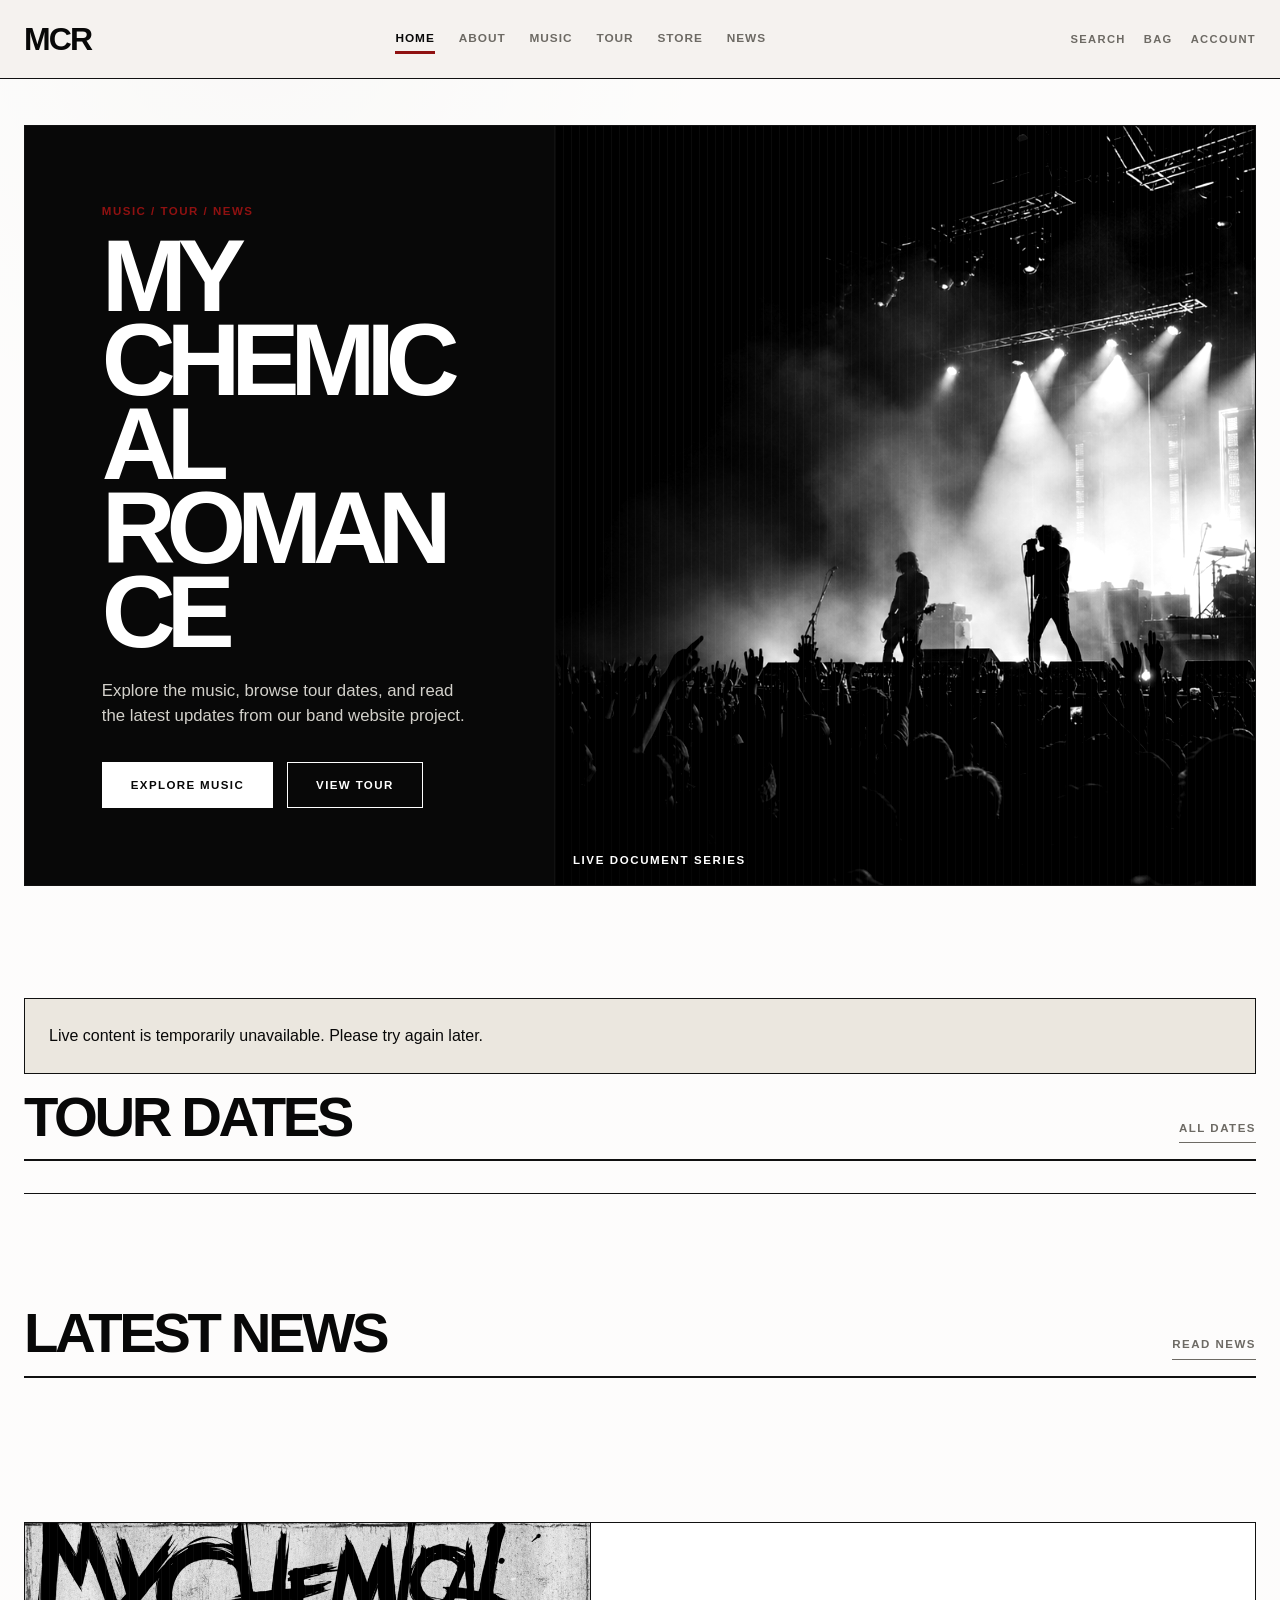
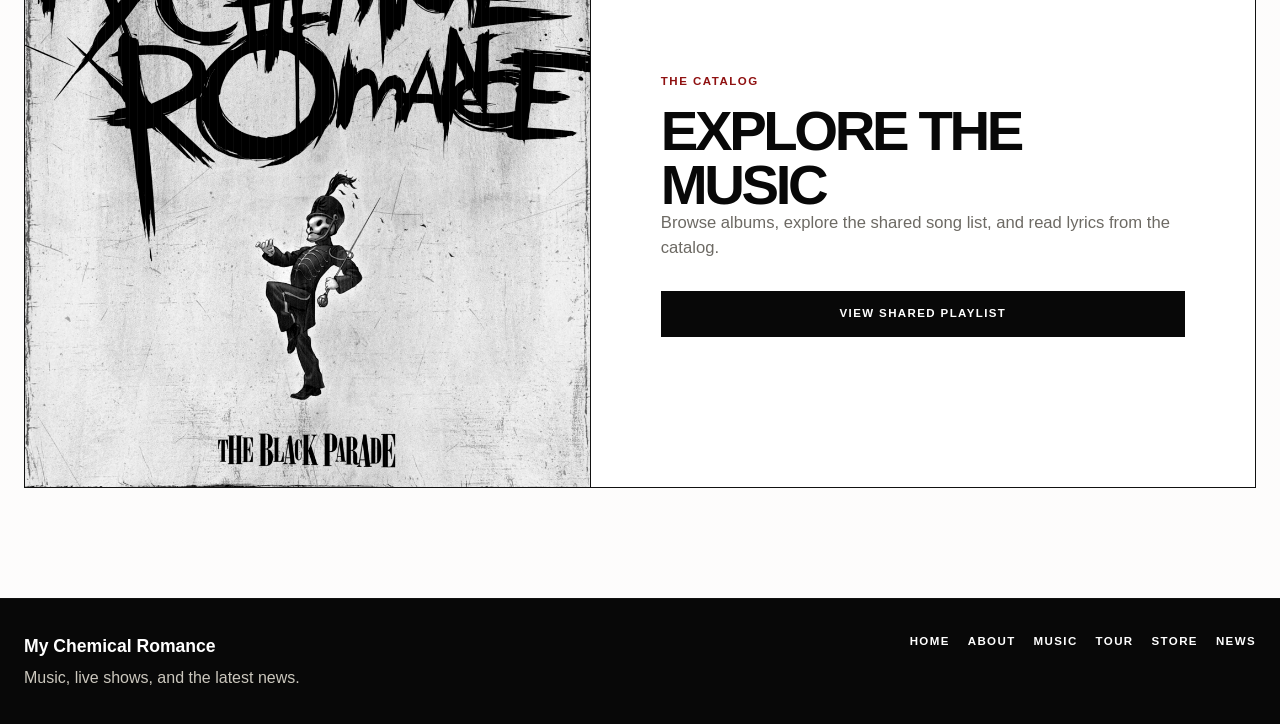
<file: index.html>
<!DOCTYPE html>
<html lang="en"><head><meta charset="UTF-8"><meta name="viewport" content="width=device-width, initial-scale=1.0"><title>Home | MCR</title><link rel="stylesheet" href="base.css"><link rel="stylesheet" href="home.css"></head>
<body data-page="index"><header class="site-header"><div class="container header-inner"><a class="logo" href="index.html">MCR</a><nav class="main-nav" aria-label="Main navigation"><a href="index.html" class="active" aria-current="page">Home</a><a href="about.html">About</a><a href="music.html">Music</a><a href="tour.html">Tour</a><a href="showcase.html">Store</a><a href="news.html">News</a></nav><div class="header-icons" aria-label="Utility navigation"><a href="music.html#lyrics">Search</a><a href="showcase.html#bag">Bag</a><a href="account.html">Account</a></div></div></header>
<main><section class="container hero" aria-labelledby="home-title"><div class="hero-copy"><span class="eyebrow">Music / tour / news</span><h1 id="home-title">My Chemical Romance</h1><p>Explore the music, browse tour dates, and read the latest updates from our band website project.</p><div class="button-row"><a class="button" href="music.html">Explore Music</a><a class="button secondary" href="tour.html">View Tour</a></div></div><figure class="image-frame hero-frame"><img src="assets/hero-concert.png" alt="Black and white concert stage with lights and crowd"><figcaption>Live document series</figcaption></figure></section>
<div class="container"><p class="content-notice" data-content-status role="status" aria-live="polite">Loading content…</p><noscript><p class="content-notice">JavaScript is required to load live content. Navigation and the static artwork remain available.</p></noscript></div>
<section class="container section" aria-labelledby="shows-title"><div class="section-heading-row"><h2 class="section-title" id="shows-title">Tour Dates</h2><a class="small-link" href="tour.html">All Dates</a></div><div class="show-list" data-home-concerts></div></section>
<section class="container section home-news" aria-labelledby="home-news-title"><div class="section-heading-row"><h2 class="section-title" id="home-news-title">Latest News</h2><a class="small-link" href="news.html">Read News</a></div><div class="card-grid" data-home-news></div></section>
<section class="container stream" aria-labelledby="stream-title"><figure class="image-frame stream-media"><img src="assets/Blackparade.png" alt="Monochrome marching band inspired artwork"></figure><div class="stream-copy"><span class="eyebrow">The catalog</span><h2 class="section-title" id="stream-title">Explore the Music</h2><p class="lead">Browse albums, explore the shared song list, and read lyrics from the catalog.</p><a class="button" href="music.html#playlist">View Shared Playlist</a></div></section>
</main>
<template id="home-concert-template"><article class="show-row"><div class="show-date" data-date></div><h3 class="show-city" data-city></h3><div class="show-venue"><span data-venue></span> · <span data-status></span></div><div class="show-action"><a class="button secondary small" data-concert-link>Show Details</a></div></article></template>
<template id="home-news-template"><article class="news-card"><figure class="image-frame card-image"><img data-news-image src="assets/archive-news.png" alt="Editorial archive artwork" loading="lazy"></figure><div class="news-card-body"><p class="meta" data-date></p><h3 class="card-title"><a data-article-link data-title></a></h3><p class="card-copy" data-excerpt></p></div></article></template>
<footer class="site-footer" id="about"><div class="container footer-inner"><div><strong>My Chemical Romance</strong><span>Music, live shows, and the latest news.</span></div><div class="footer-links"><a href="index.html">Home</a><a href="about.html">About</a><a href="music.html">Music</a><a href="tour.html">Tour</a><a href="showcase.html">Store</a><a href="news.html">News</a></div></div></footer>
<script src="site-config.js"></script><script src="script.js"></script><script src="content.js"></script></body></html>
</file>
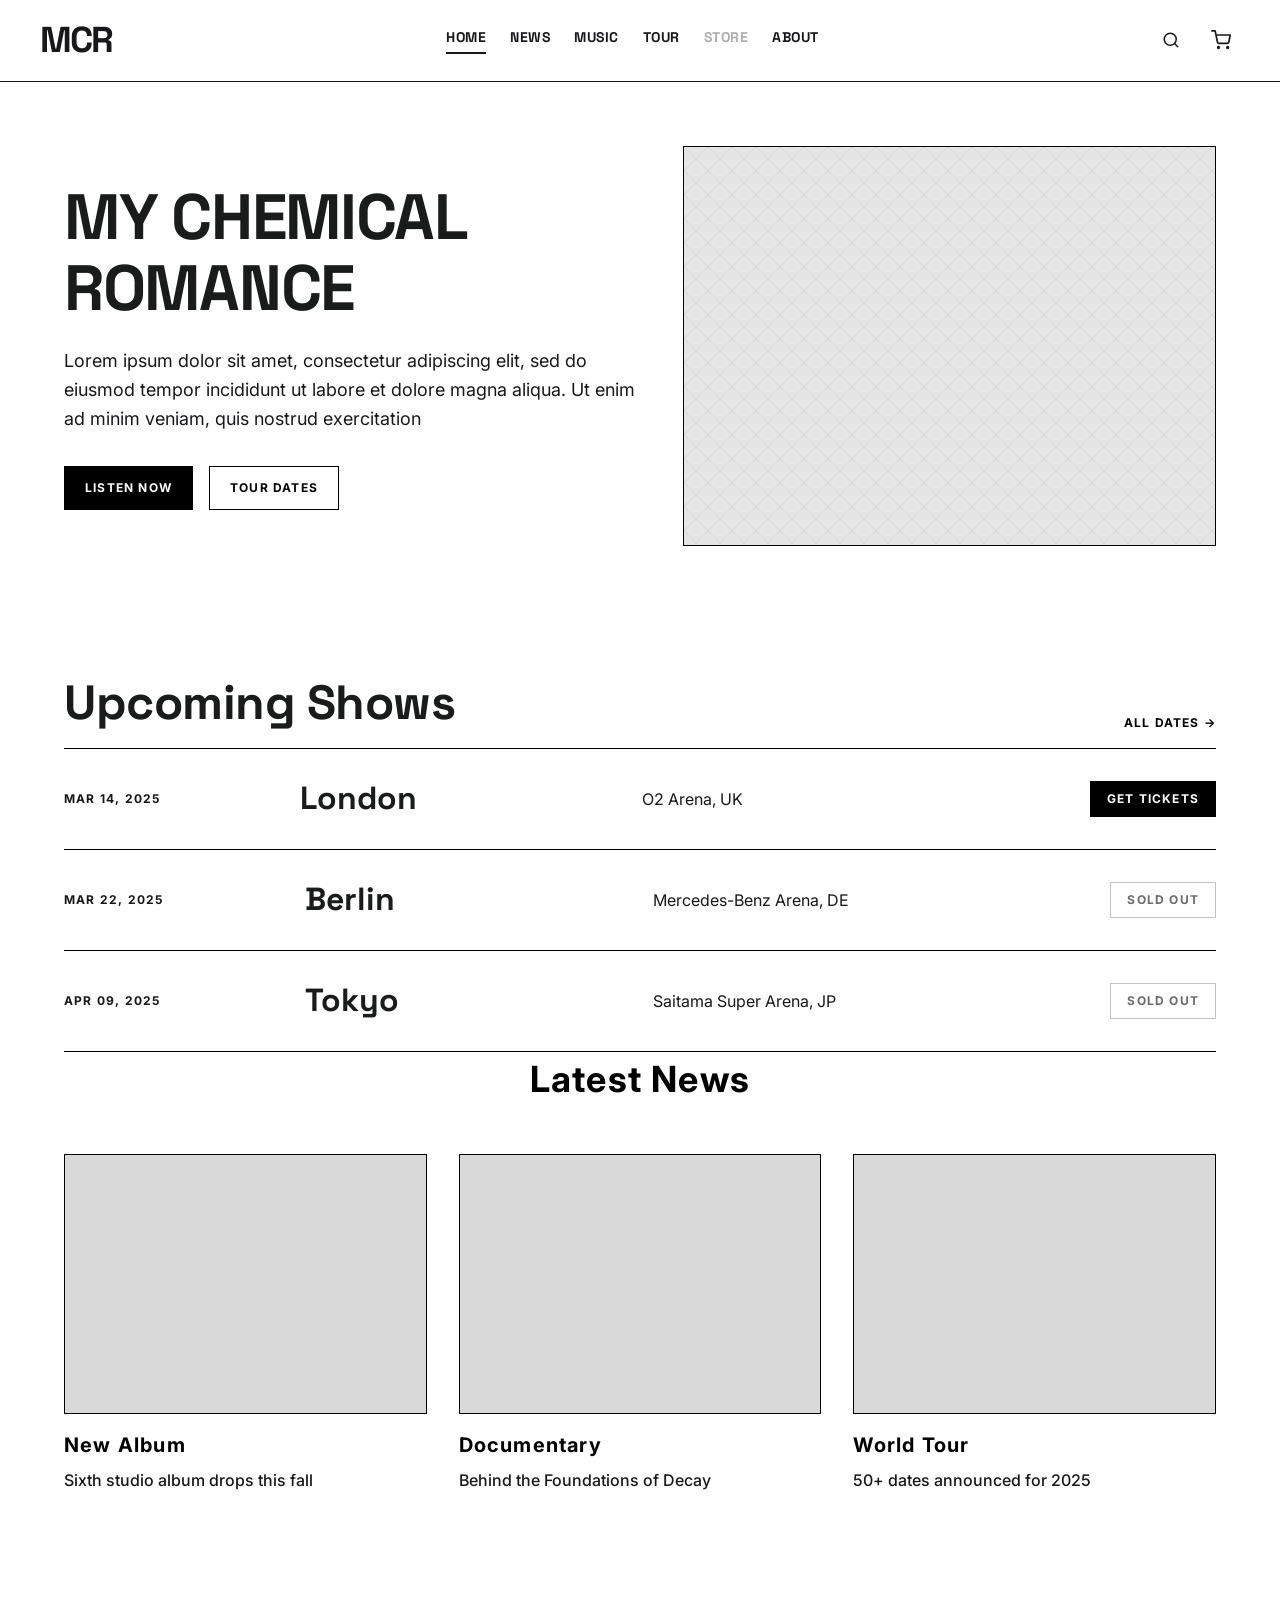
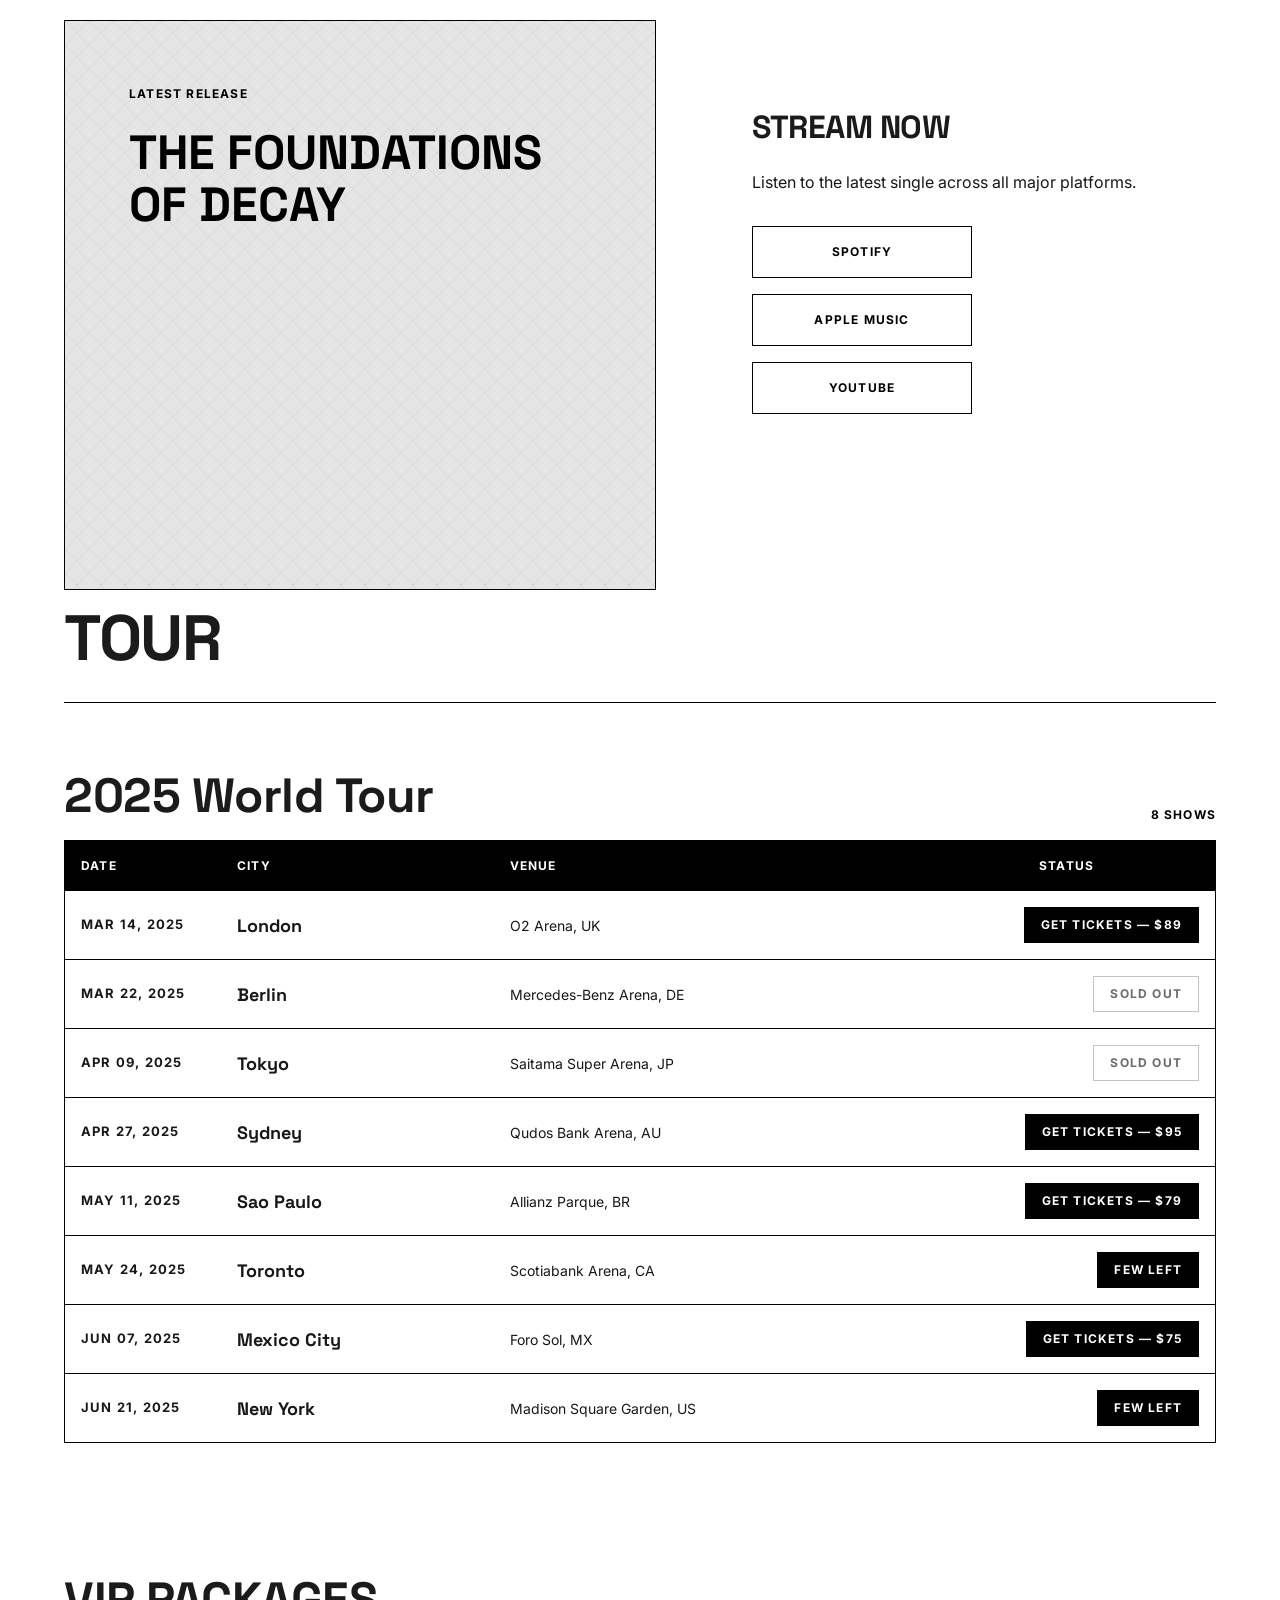
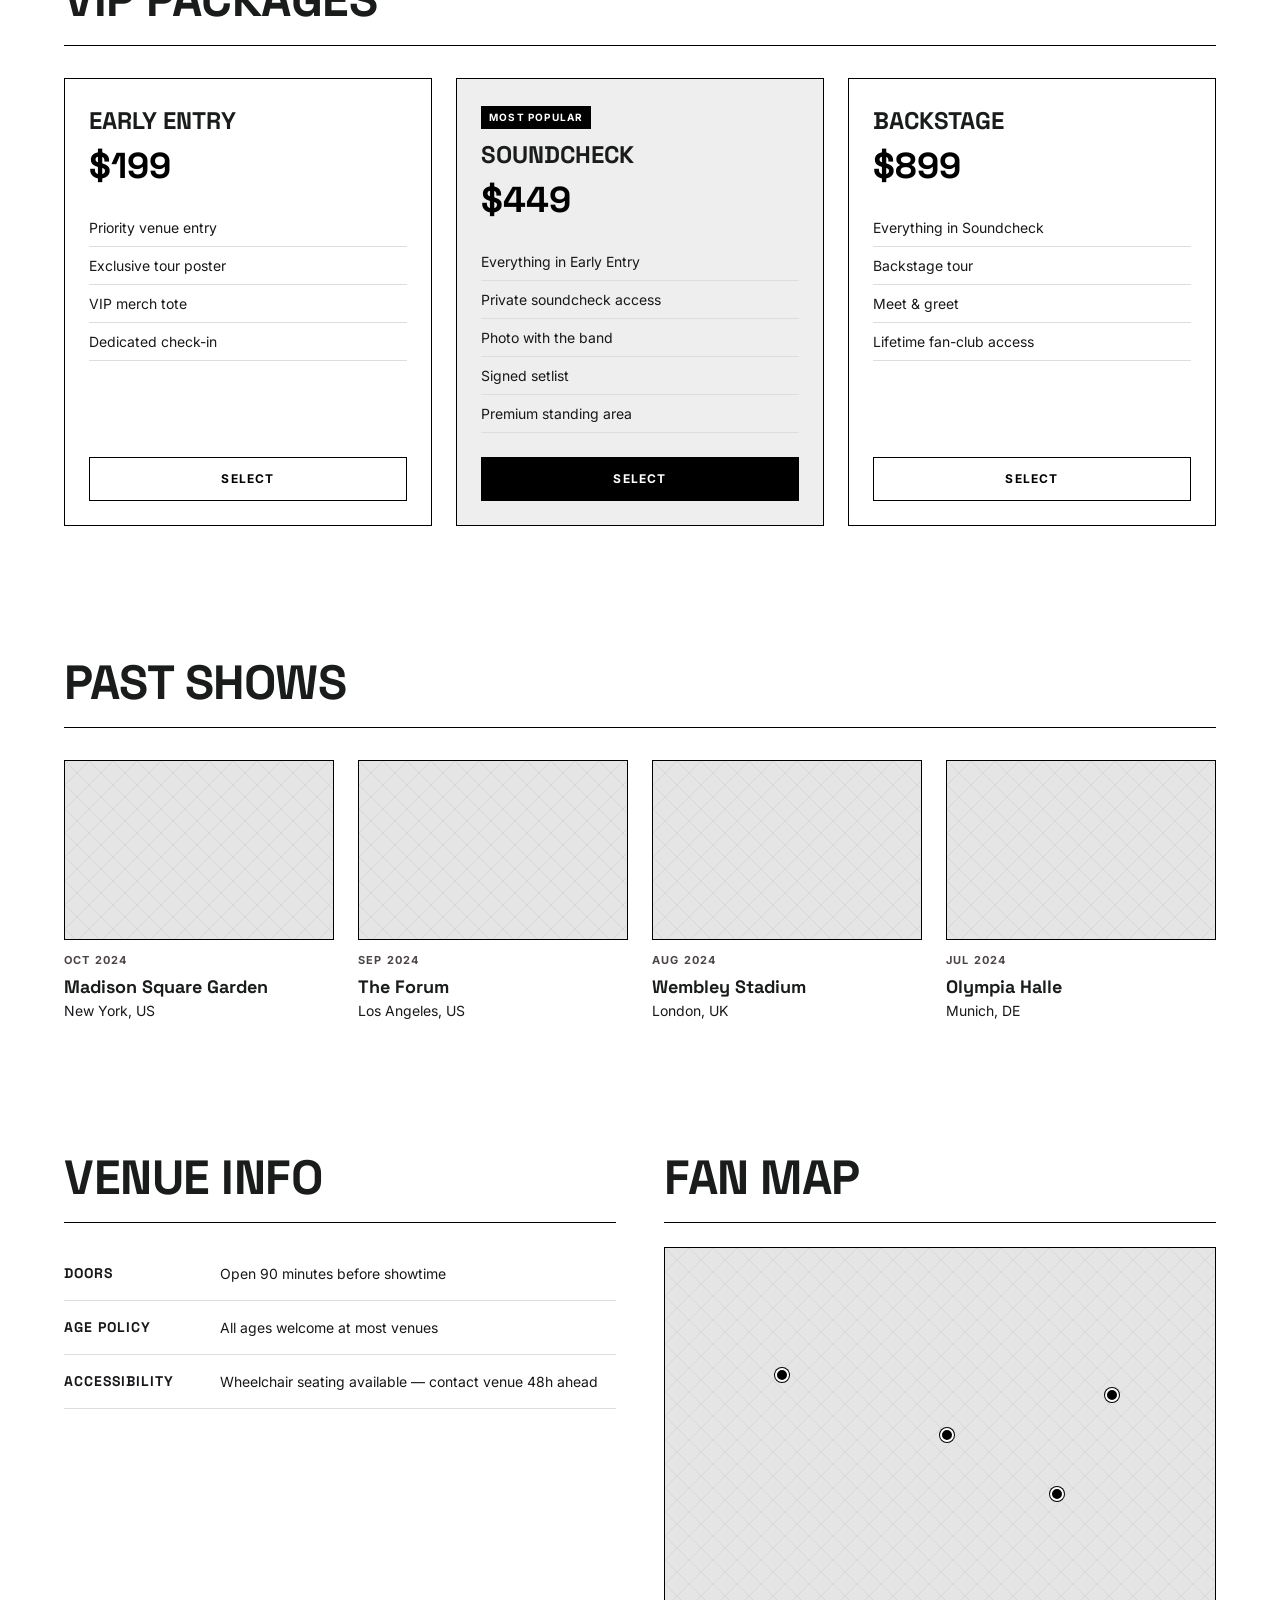
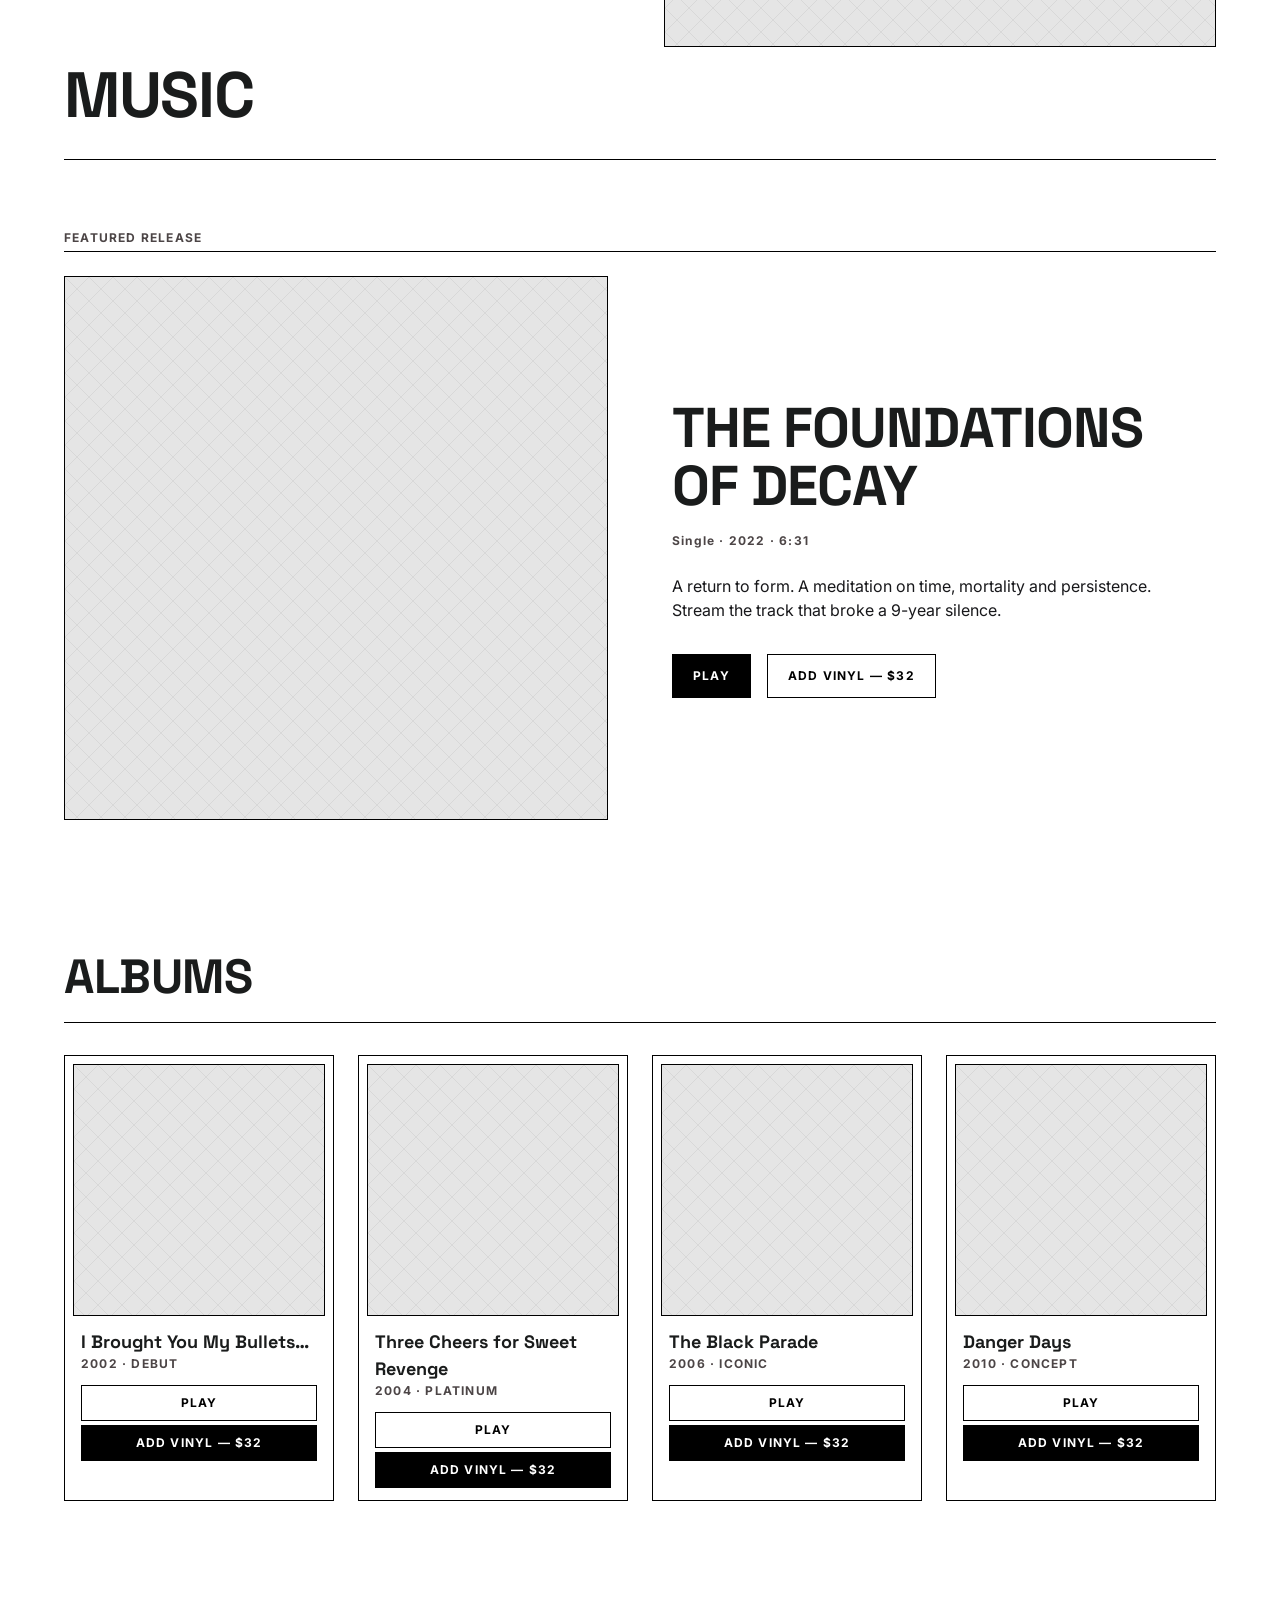
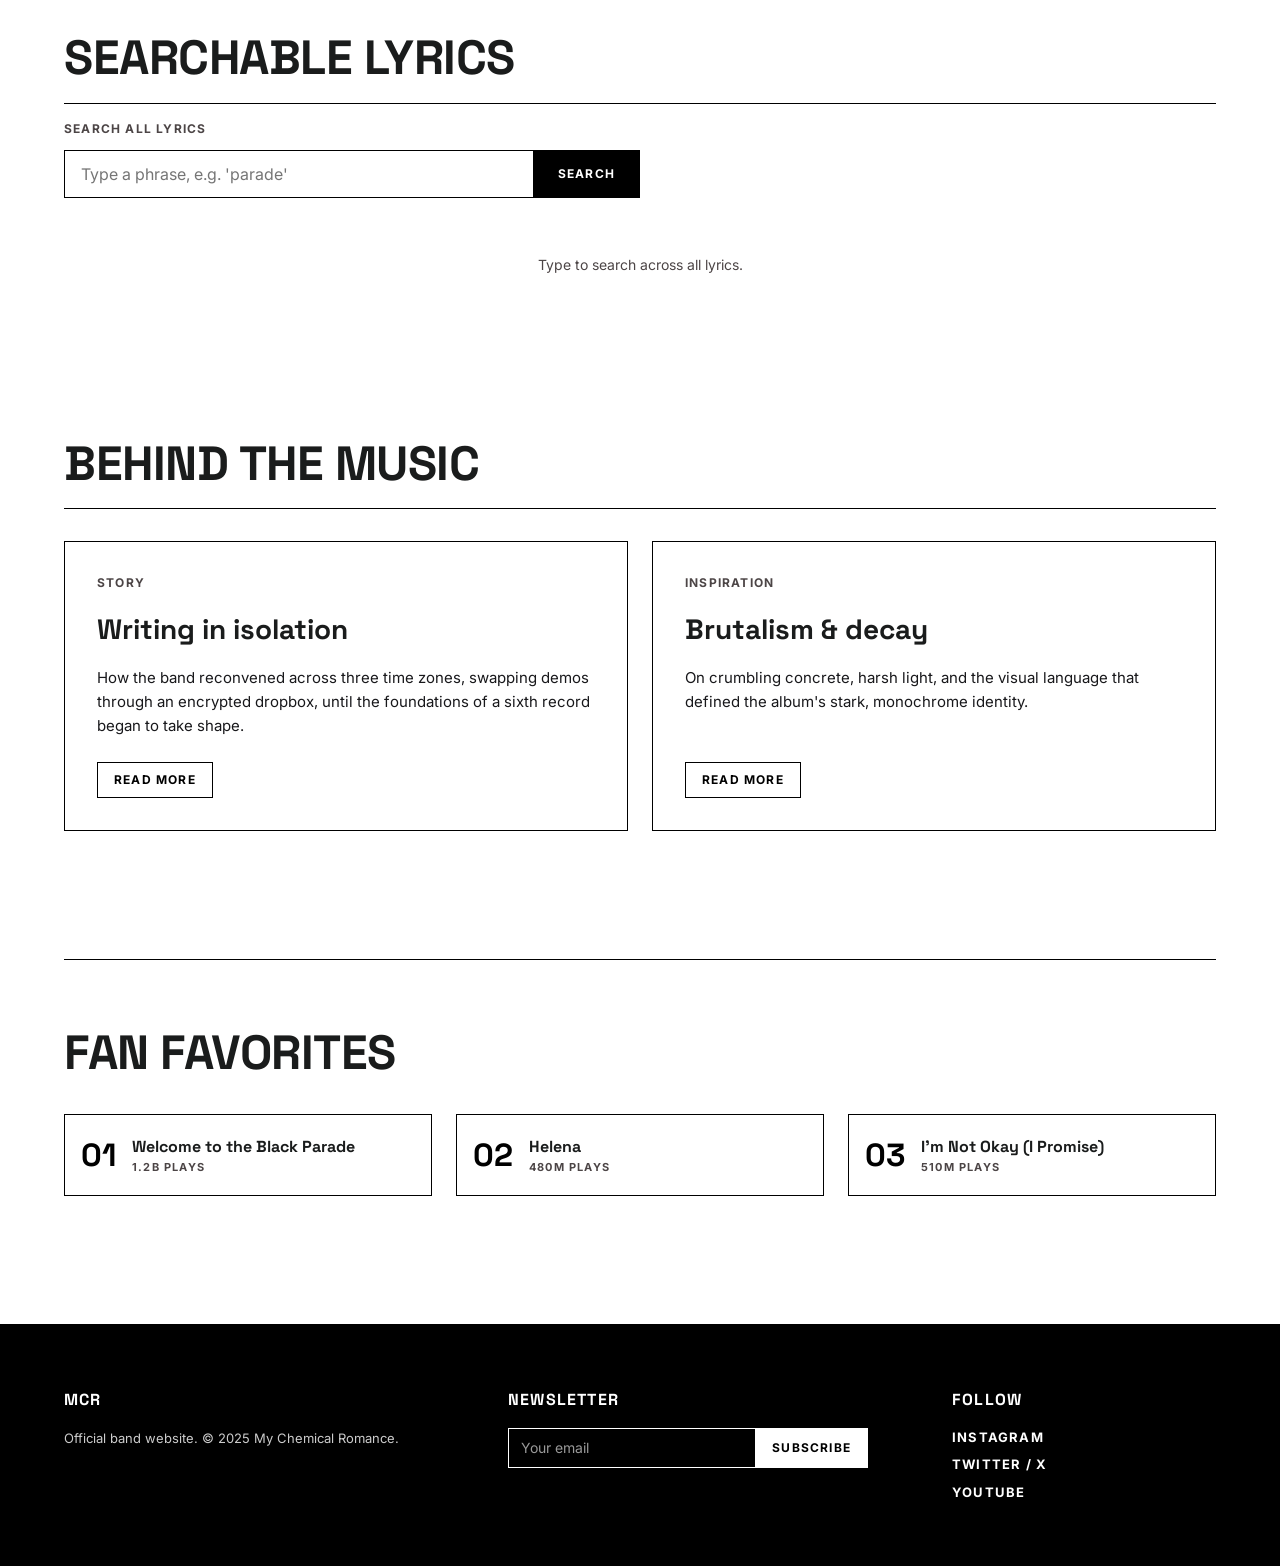
<file: old/index.html>
<!DOCTYPE html>
<html lang="en">
<head>
    <meta charset="UTF-8">
    <meta name="viewport" content="width=device-width, initial-scale=1.0">
    <title>My Chemical Romance</title>
    <link rel="preconnect" href="https://fonts.googleapis.com">
    <link rel="preconnect" href="https://fonts.gstatic.com" crossorigin>
    <link href="https://fonts.googleapis.com/css2?family=Inter:wght@400;500;700&family=Space+Grotesk:wght@700;900&display=swap" rel="stylesheet">
    <link rel="stylesheet" href="styles.css">
</head>
<body>

    <!-- ============ TOP NAV BAR ============ -->
    <header class="top-nav">
        <div class="top-nav__inner">
            <a href="#home" class="logo">MCR</a>

            <nav class="nav-links" id="navLinks">
                <a href="#home"  class="nav-link" data-section="home">HOME</a>
                <a href="#news"  class="nav-link" data-section="news">NEWS</a>
                <a href="#music" class="nav-link" data-section="music">MUSIC</a>
                <a href="#tour"  class="nav-link" data-section="tour">TOUR</a>
                <span        class="nav-link nav-link--disabled" aria-disabled="true" title="Coming soon">STORE</span>
                <a href="#about" class="nav-link" data-section="about">ABOUT</a>
            </nav>

            <div class="nav-actions">
                <button class="icon-btn" id="searchBtn" aria-label="Search">
                    <svg width="18" height="18" viewBox="0 0 24 24" fill="none" stroke="currentColor" stroke-width="2" stroke-linecap="round" stroke-linejoin="round"><circle cx="11" cy="11" r="8"/><path d="m21 21-4.3-4.3"/></svg>
                </button>
                <button class="icon-btn cart-btn" id="cartBtn" aria-label="Cart">
                    <svg width="20" height="20" viewBox="0 0 24 24" fill="none" stroke="currentColor" stroke-width="2" stroke-linecap="round" stroke-linejoin="round"><circle cx="9" cy="21" r="1"/><circle cx="20" cy="21" r="1"/><path d="M1 1h4l2.7 13.4a2 2 0 0 0 2 1.6h9.7a2 2 0 0 0 2-1.6L23 6H6"/></svg>
                    <span class="cart-count" id="cartCount">0</span>
                </button>
                <button class="icon-btn menu-toggle" id="menuToggle" aria-label="Menu">
                    <svg width="22" height="22" viewBox="0 0 24 24" fill="none" stroke="currentColor" stroke-width="2" stroke-linecap="round" stroke-linejoin="round"><line x1="3" y1="6" x2="21" y2="6"/><line x1="3" y1="12" x2="21" y2="12"/><line x1="3" y1="18" x2="21" y2="18"/></svg>
                </button>
            </div>
        </div>
    </header>

    <main class="main">

        <!-- ================================================
             SECTION 1 — HOME (Layer 1)
             ================================================ -->
        <section id="home" class="hero reveal">
            <div class="hero__text">
                <h1 class="hero__title">MY CHEMICAL<br>ROMANCE</h1>
                <p class="hero__lead">
                    Lorem ipsum dolor sit amet, consectetur adipiscing elit, sed do eiusmod
                    tempor incididunt ut labore et dolore magna aliqua. Ut enim ad minim
                    veniam, quis nostrud exercitation
                </p>
                <div class="hero__ctas">
                    <a href="#music" class="btn btn--solid">LISTEN NOW</a>
                    <a href="#tour"  class="btn btn--outline">TOUR DATES</a>
                </div>
            </div>
            <div class="hero__image placeholder-img" aria-label="Band photo placeholder"></div>
        </section>

        <!-- HOME — Upcoming Shows preview -->
        <section class="tour-preview reveal">
            <div class="tour__header">
                <h2 class="section-title">Upcoming Shows</h2>
                <a href="#tour" class="link-arrow">ALL DATES &rarr;</a>
            </div>

            <div class="tour__list">
                <article class="tour-row">
                    <div class="tour-row__date">MAR 14, 2025</div>
                    <div class="tour-row__venue">London</div>
                    <div class="tour-row__city">O2 Arena, UK</div>
                    <button class="btn btn--solid btn--sm js-tickets" data-show="London — O2 Arena" data-price="89">GET TICKETS</button>
                </article>
                <article class="tour-row">
                    <div class="tour-row__date">MAR 22, 2025</div>
                    <div class="tour-row__venue">Berlin</div>
                    <div class="tour-row__city">Mercedes-Benz Arena, DE</div>
                    <span class="tag tag--muted">SOLD OUT</span>
                </article>
                <article class="tour-row">
                    <div class="tour-row__date">APR 09, 2025</div>
                    <div class="tour-row__venue">Tokyo</div>
                    <div class="tour-row__city">Saitama Super Arena, JP</div>
                    <span class="tag tag--muted">SOLD OUT</span>
                </article>
            </div>
        </section>

        <!-- HOME — News -->
        <section id="news" class="news reveal">
            <h2 class="news__title">Latest News</h2>

            <div class="news__grid">
                <article class="news-card js-news" data-title="New Album Announcement" data-body="The band returns with their highly anticipated sixth studio album, dropping this fall. Pre-orders open soon.">
                    <div class="news-card__img placeholder-img"></div>
                    <h3 class="news-card__title">New Album</h3>
                    <p class="news-card__subtitle">Sixth studio album drops this fall</p>
                </article>
                <article class="news-card js-news" data-title="Documentary Released" data-body="A behind-the-scenes look at the making of The Foundations of Decay is now streaming exclusively on the official site.">
                    <div class="news-card__img placeholder-img"></div>
                    <h3 class="news-card__title">Documentary</h3>
                    <p class="news-card__subtitle">Behind the Foundations of Decay</p>
                </article>
                <article class="news-card js-news" data-title="World Tour 2025" data-body="50+ dates across North America, Europe and Asia. Members get first access to presale tickets.">
                    <div class="news-card__img placeholder-img"></div>
                    <h3 class="news-card__title">World Tour</h3>
                    <p class="news-card__subtitle">50+ dates announced for 2025</p>
                </article>
            </div>
        </section>

        <!-- HOME — Music preview / Stream now -->
        <section class="music-preview reveal">
            <div class="music-preview__cover placeholder-img" aria-label="Album cover placeholder">
                <span class="music-preview__tag">LATEST RELEASE</span>
                <h3 class="music-preview__album">THE FOUNDATIONS<br>OF DECAY</h3>
            </div>

            <div class="music-preview__info">
                <h2 class="section-title">STREAM NOW</h2>
                <p class="music-preview__desc">Listen to the latest single across all major platforms.</p>

                <div class="music-preview__links">
                    <button class="btn btn--outline js-stream" data-platform="Spotify">SPOTIFY</button>
                    <button class="btn btn--outline js-stream" data-platform="Apple Music">APPLE MUSIC</button>
                    <button class="btn btn--outline js-stream" data-platform="YouTube">YOUTUBE</button>
                </div>
            </div>
        </section>

        <!-- ================================================
             SECTION 2 — TOUR (Layer 2)
             ================================================ -->
        <section id="tour" class="page-title reveal">
            <h2 class="page-title__text">TOUR</h2>
        </section>

        <!-- TOUR — Calendar -->
        <section class="tour-calendar reveal">
            <div class="tour__header">
                <h2 class="section-title">2025 World Tour</h2>
                <span class="link-arrow" id="tourCount">0 SHOWS</span>
            </div>

            <div class="calendar">
                <div class="calendar__head">
                    <span>DATE</span>
                    <span>CITY</span>
                    <span>VENUE</span>
                    <span>STATUS</span>
                </div>
                <div class="calendar__body" id="calendarBody"></div>
            </div>
        </section>

        <!-- TOUR — VIP Packages -->
        <section class="vip reveal">
            <h2 class="section-title">VIP PACKAGES</h2>

            <div class="vip__grid">
                <article class="vip-tier">
                    <div class="vip-tier__head">
                        <h3 class="vip-tier__name">EARLY ENTRY</h3>
                        <p class="vip-tier__price">$199</p>
                    </div>
                    <ul class="vip-tier__list">
                        <li>Priority venue entry</li>
                        <li>Exclusive tour poster</li>
                        <li>VIP merch tote</li>
                        <li>Dedicated check-in</li>
                    </ul>
                    <button class="btn btn--outline js-vip" data-tier="EARLY ENTRY" data-price="199">SELECT</button>
                </article>

                <article class="vip-tier vip-tier--featured">
                    <div class="vip-tier__head">
                        <span class="vip-tier__badge">MOST POPULAR</span>
                        <h3 class="vip-tier__name">SOUNDCHECK</h3>
                        <p class="vip-tier__price">$449</p>
                    </div>
                    <ul class="vip-tier__list">
                        <li>Everything in Early Entry</li>
                        <li>Private soundcheck access</li>
                        <li>Photo with the band</li>
                        <li>Signed setlist</li>
                        <li>Premium standing area</li>
                    </ul>
                    <button class="btn btn--solid js-vip" data-tier="SOUNDCHECK" data-price="449">SELECT</button>
                </article>

                <article class="vip-tier">
                    <div class="vip-tier__head">
                        <h3 class="vip-tier__name">BACKSTAGE</h3>
                        <p class="vip-tier__price">$899</p>
                    </div>
                    <ul class="vip-tier__list">
                        <li>Everything in Soundcheck</li>
                        <li>Backstage tour</li>
                        <li>Meet &amp; greet</li>
                        <li>Lifetime fan-club access</li>
                    </ul>
                    <button class="btn btn--outline js-vip" data-tier="BACKSTAGE" data-price="899">SELECT</button>
                </article>
            </div>
        </section>

        <!-- TOUR — Past Shows -->
        <section class="past-shows reveal">
            <h2 class="section-title">PAST SHOWS</h2>

            <div class="past-shows__grid">
                <article class="past-card">
                    <div class="past-card__img placeholder-img"></div>
                    <p class="past-card__date">OCT 2024</p>
                    <h4 class="past-card__title">Madison Square Garden</h4>
                    <p class="past-card__city">New York, US</p>
                </article>
                <article class="past-card">
                    <div class="past-card__img placeholder-img"></div>
                    <p class="past-card__date">SEP 2024</p>
                    <h4 class="past-card__title">The Forum</h4>
                    <p class="past-card__city">Los Angeles, US</p>
                </article>
                <article class="past-card">
                    <div class="past-card__img placeholder-img"></div>
                    <p class="past-card__date">AUG 2024</p>
                    <h4 class="past-card__title">Wembley Stadium</h4>
                    <p class="past-card__city">London, UK</p>
                </article>
                <article class="past-card">
                    <div class="past-card__img placeholder-img"></div>
                    <p class="past-card__date">JUL 2024</p>
                    <h4 class="past-card__title">Olympia Halle</h4>
                    <p class="past-card__city">Munich, DE</p>
                </article>
            </div>
        </section>

        <!-- TOUR — Info + Map -->
        <section class="info-map reveal">
            <div class="venue-info">
                <h2 class="section-title">VENUE INFO</h2>
                <ul class="venue-info__list">
                    <li><strong>Doors</strong><span>Open 90 minutes before showtime</span></li>
                    <li><strong>Age policy</strong><span>All ages welcome at most venues</span></li>
                    <li><strong>Accessibility</strong><span>Wheelchair seating available — contact venue 48h ahead</span></li>
                </ul>
            </div>

            <div class="fan-map">
                <h2 class="section-title">FAN MAP</h2>
                <div class="fan-map__box placeholder-img">
                    <span class="fan-map__pin" style="top:30%;left:20%"></span>
                    <span class="fan-map__pin" style="top:45%;left:50%"></span>
                    <span class="fan-map__pin" style="top:60%;left:70%"></span>
                    <span class="fan-map__pin" style="top:35%;left:80%"></span>
                </div>
            </div>
        </section>

        <!-- ================================================
             SECTION 3 — MUSIC (Layer 3)
             ================================================ -->
        <section id="music" class="page-title reveal">
            <h2 class="page-title__text">MUSIC</h2>
        </section>

        <!-- MUSIC — Featured -->
        <section class="featured-album reveal">
            <span class="kicker">FEATURED RELEASE</span>

            <div class="featured-album__wrap">
                <div class="featured-album__cover placeholder-img" aria-label="Featured album"></div>
                <div class="featured-album__info">
                    <h3 class="featured-album__title">THE FOUNDATIONS<br>OF DECAY</h3>
                    <p class="featured-album__meta">Single &middot; 2022 &middot; 6:31</p>
                    <p class="featured-album__desc">
                        A return to form. A meditation on time, mortality and persistence.
                        Stream the track that broke a 9-year silence.
                    </p>
                    <div class="featured-album__actions">
                        <button class="btn btn--solid js-play" data-track="The Foundations of Decay">PLAY</button>
                        <button class="btn btn--outline js-add-cart" data-item="Foundations of Decay — Vinyl" data-price="32">ADD VINYL — $32</button>
                    </div>
                </div>
            </div>
        </section>

        <!-- MUSIC — Discography -->
        <section class="discography reveal">
            <h2 class="section-title">ALBUMS</h2>
            <div class="discography__grid" id="discographyGrid"></div>
        </section>

        <!-- MUSIC — Lyrics search -->
        <section class="lyrics reveal">
            <h2 class="section-title">SEARCHABLE LYRICS</h2>

            <div class="lyrics__search">
                <label for="lyricsInput" class="lyrics__label">SEARCH ALL LYRICS</label>
                <div class="lyrics__field">
                    <input type="search" id="lyricsInput" class="lyrics__input" placeholder="Type a phrase, e.g. 'parade'">
                    <button class="btn btn--solid btn--sm" id="lyricsBtn">SEARCH</button>
                </div>
            </div>
            <div class="lyrics__results" id="lyricsResults"></div>
        </section>

        <!-- MUSIC — Behind the Music -->
        <section class="behind reveal">
            <h2 class="section-title">BEHIND THE MUSIC</h2>

            <div class="behind__grid">
                <article class="behind-card">
                    <span class="kicker">STORY</span>
                    <h3 class="behind-card__title">Writing in isolation</h3>
                    <p class="behind-card__body">
                        How the band reconvened across three time zones, swapping demos through
                        an encrypted dropbox, until the foundations of a sixth record began to take shape.
                    </p>
                    <button class="btn btn--outline btn--sm js-news" data-title="Writing in isolation" data-body="Full story coming soon.">READ MORE</button>
                </article>

                <article class="behind-card">
                    <span class="kicker">INSPIRATION</span>
                    <h3 class="behind-card__title">Brutalism &amp; decay</h3>
                    <p class="behind-card__body">
                        On crumbling concrete, harsh light, and the visual language that
                        defined the album's stark, monochrome identity.
                    </p>
                    <button class="btn btn--outline btn--sm js-news" data-title="Brutalism & decay" data-body="Full story coming soon.">READ MORE</button>
                </article>
            </div>
        </section>

        <!-- MUSIC — Fan Favorites -->
        <section class="favorites reveal">
            <h2 class="section-title">FAN FAVORITES</h2>
            <div class="favorites__grid" id="favoritesGrid"></div>
        </section>

    </main>

    <!-- ============ FOOTER ============ -->
    <footer id="about" class="footer">
        <div class="footer__inner">
            <div class="footer__col">
                <h4 class="footer__heading">MCR</h4>
                <p class="footer__text">Official band website. &copy; 2025 My Chemical Romance.</p>
            </div>
            <div class="footer__col">
                <h4 class="footer__heading">NEWSLETTER</h4>
                <form class="footer__form" id="newsletterForm">
                    <input type="email" placeholder="Your email" required class="footer__input">
                    <button type="submit" class="btn btn--solid btn--sm">SUBSCRIBE</button>
                </form>
            </div>
            <div class="footer__col">
                <h4 class="footer__heading">FOLLOW</h4>
                <div class="footer__socials">
                    <a href="#" class="footer__social">INSTAGRAM</a>
                    <a href="#" class="footer__social">TWITTER / X</a>
                    <a href="#" class="footer__social">YOUTUBE</a>
                </div>
            </div>
        </div>
    </footer>

    <!-- ============ MODAL ============ -->
    <div class="modal" id="modal" hidden>
        <div class="modal__backdrop" data-close></div>
        <div class="modal__panel" role="dialog" aria-modal="true">
            <button class="modal__close" data-close aria-label="Close">&times;</button>
            <div class="modal__content" id="modalContent"></div>
        </div>
    </div>

    <!-- ============ TOAST ============ -->
    <div class="toast" id="toast" hidden></div>

    <script src="script.js"></script>
</body>
</html>
</file>
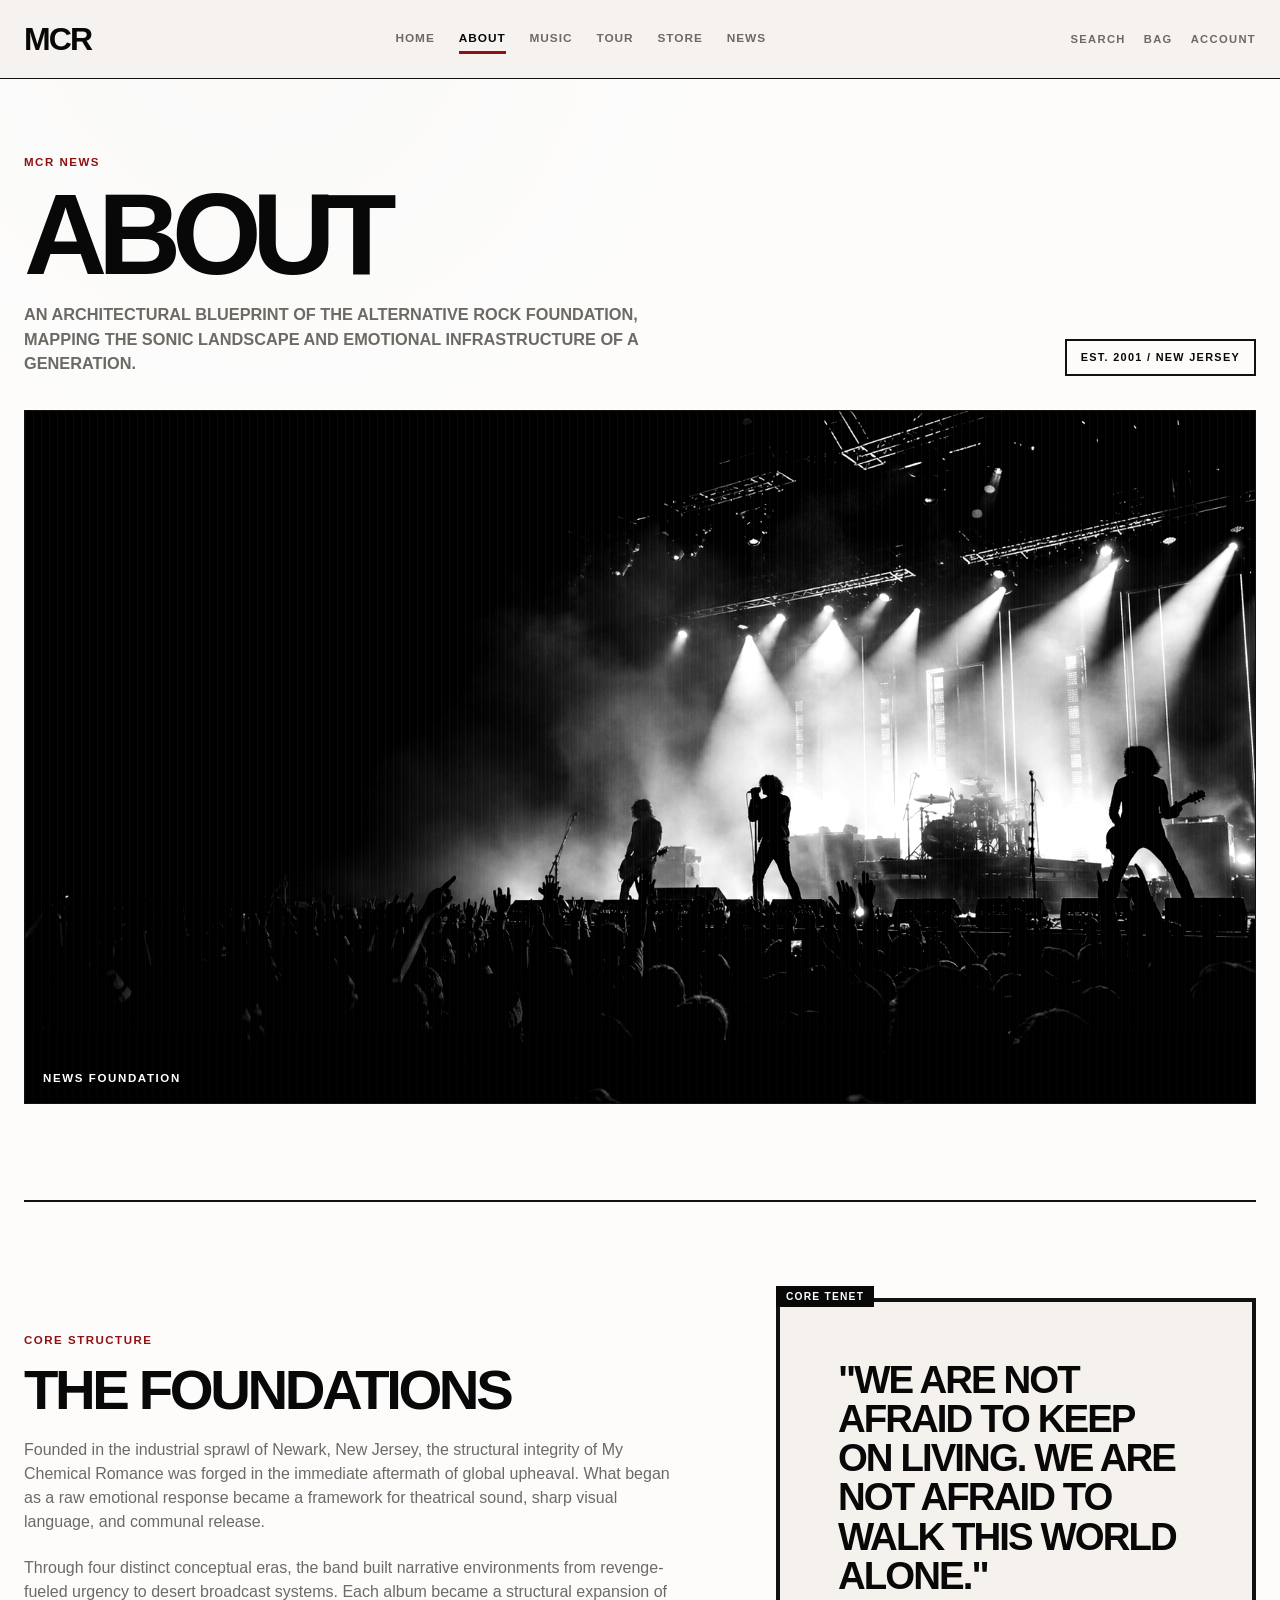
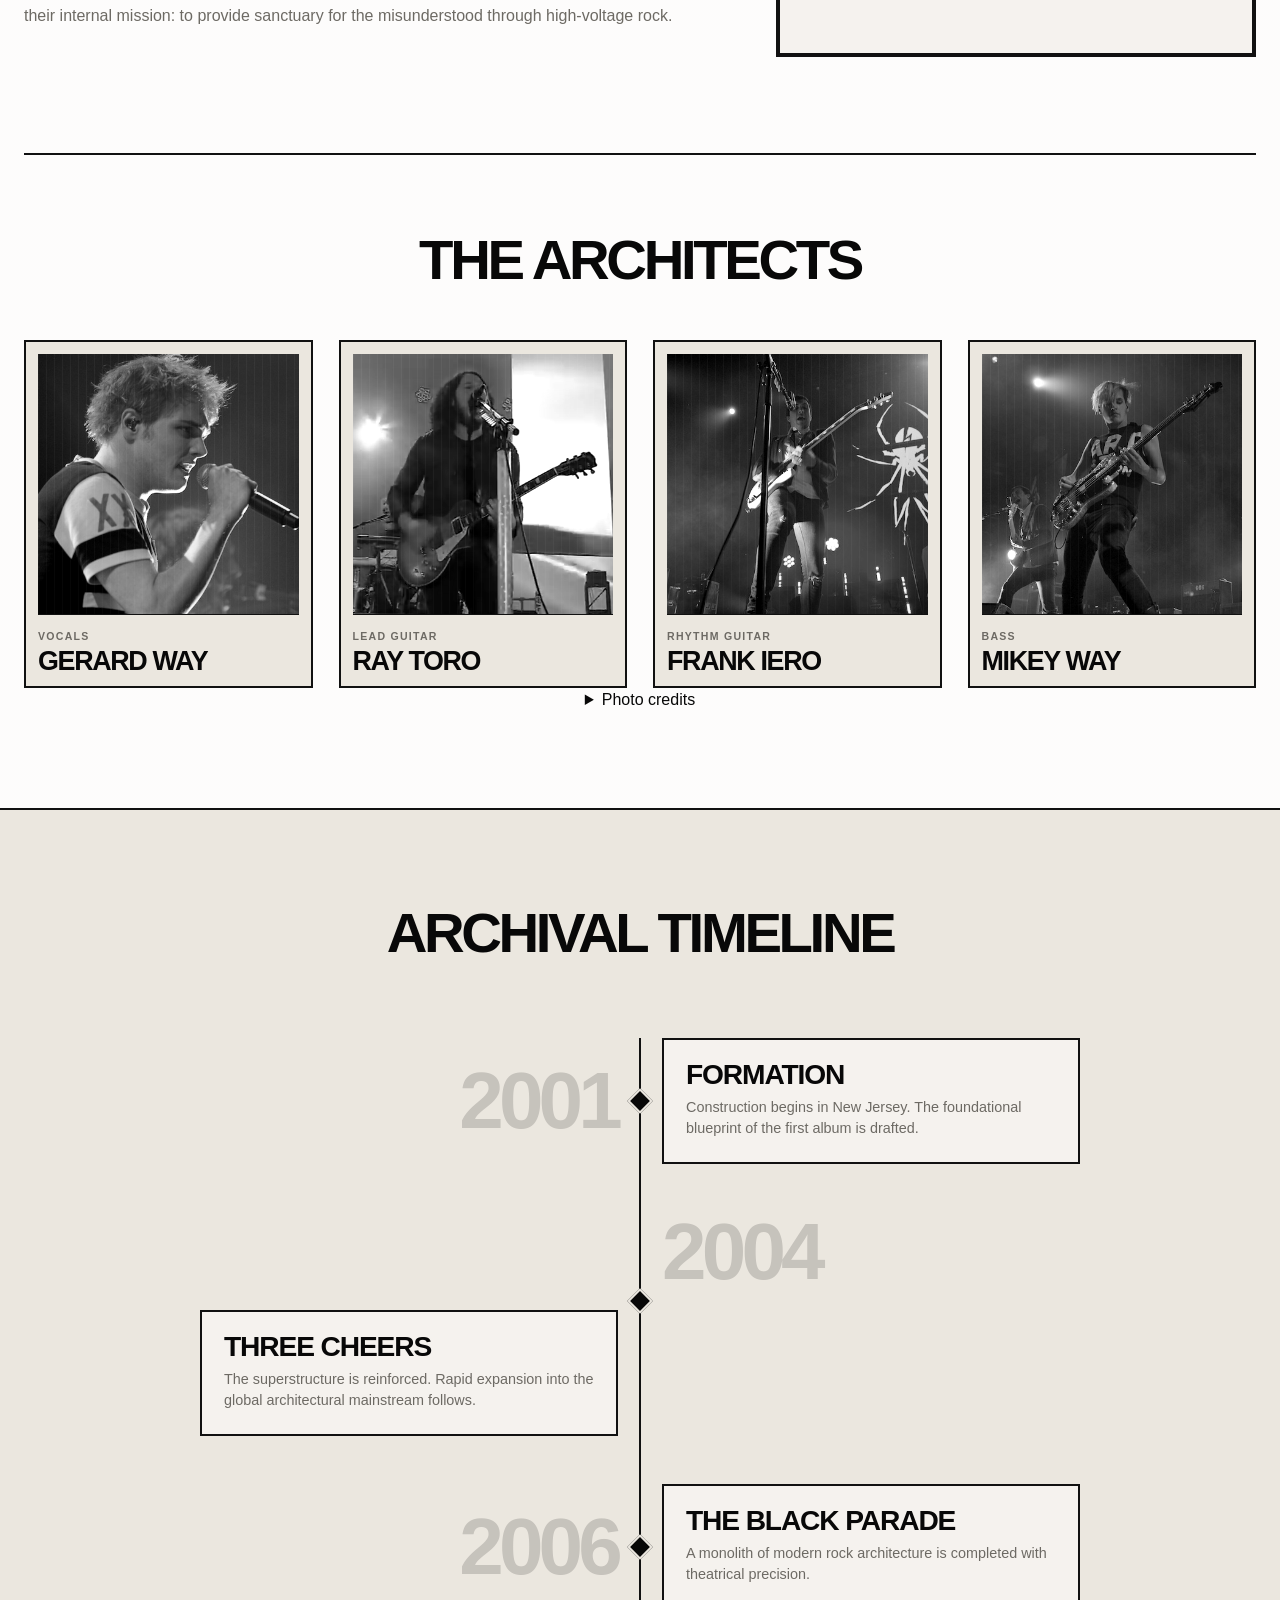
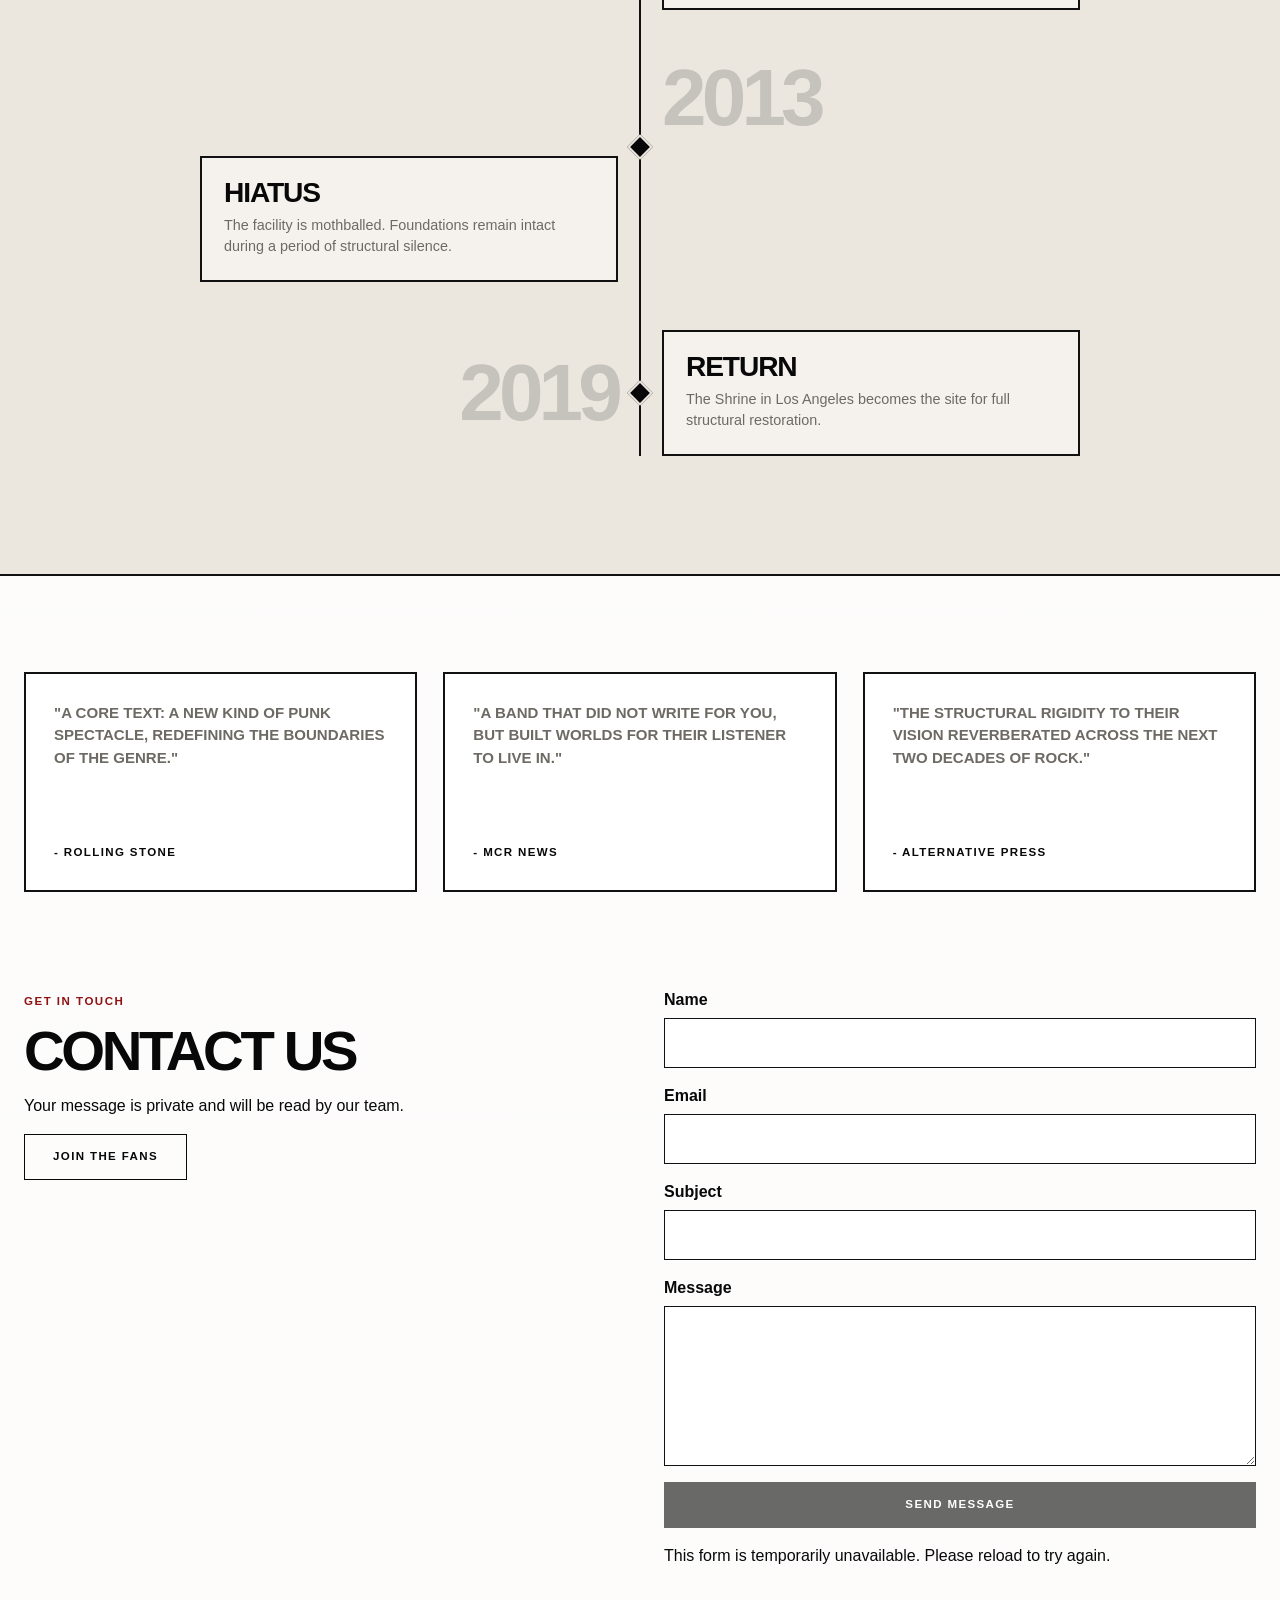
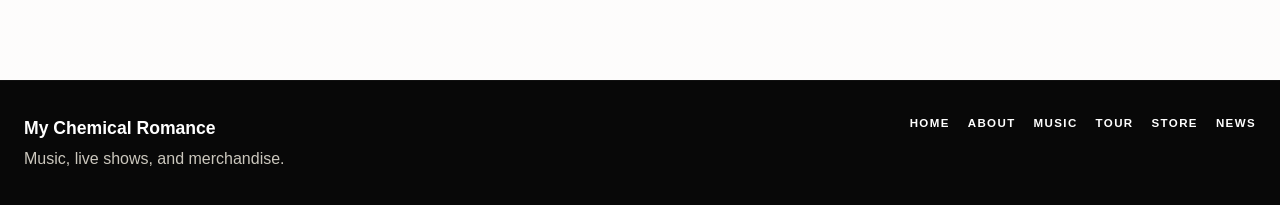
<file: about.html>
<!DOCTYPE html>
<html lang="en">

<head>
    <meta charset="UTF-8">
    <meta name="viewport" content="width=device-width, initial-scale=1.0">
    <title>MCR | About</title>
    <link rel="stylesheet" href="base.css">
    <link rel="stylesheet" href="about.css">
<link rel="stylesheet" href="interaction.css"></head>

<body>
    <header class="site-header">
        <div class="container header-inner">
            <a class="logo" href="index.html">MCR</a>

            <nav class="main-nav" aria-label="Main navigation">
                <a href="index.html">Home</a>
                <a class="active" href="about.html">About</a>
                <a href="music.html">Music</a>
                <a href="tour.html">Tour</a>
                <a href="showcase.html">Store</a>
                <a href="news.html">News</a>
            </nav>

            <div class="header-icons" aria-label="Utility navigation"><a href="music.html#lyrics">Search</a><a href="showcase.html#bag">Bag</a><a href="account.html">Account</a></div>
        </div>
    </header>

    <main class="about-page">
        <section class="container about-hero" aria-labelledby="about-title">
            <div class="about-hero-copy">
                <span class="eyebrow">MCR News</span>
                <h1 id="about-title">About</h1>
                <p>An architectural blueprint of the alternative rock foundation, mapping the sonic landscape and
                    emotional infrastructure of a generation.</p>
            </div>

            <div class="about-stamp">Est. 2001 / New Jersey</div>

            <figure class="image-frame about-hero-media">
                <img src="assets/hero-concert.png"
                    alt="Black and white concert stage with lights and crowd silhouettes">
                <figcaption>News foundation</figcaption>
            </figure>
        </section>

        <section class="container about-section foundation-grid" id="history" aria-labelledby="foundation-title">
            <article class="foundation-copy">
                <span class="eyebrow">Core structure</span>
                <h2 class="section-title" id="foundation-title">The Foundations</h2>
                <p>Founded in the industrial sprawl of Newark, New Jersey, the structural integrity of My Chemical
                    Romance was forged in the immediate aftermath of global upheaval. What began as a raw emotional
                    response became a framework for theatrical sound, sharp visual language, and communal release.</p>
                <p>Through four distinct conceptual eras, the band built narrative environments from revenge-fueled
                    urgency to desert broadcast systems. Each album became a structural expansion of their internal
                    mission: to provide sanctuary for the misunderstood through high-voltage rock.</p>
            </article>

            <aside class="quote-blueprint" aria-label="Core belief quote">
                <span class="quote-label">Core tenet</span>
                <blockquote>
                    "We are not afraid to keep on living. We are not afraid to walk this world alone."
                </blockquote>
            </aside>
        </section>

        <section class="container about-section architects" aria-labelledby="architects-title">
            <h2 class="section-title" id="architects-title">The Architects</h2>

            <div class="architect-grid">
                <article class="architect-card">
                    <figure class="image-frame architect-image">
                        <img src="assets/members/gerard-way.jpg" alt="Gerard Way singing on stage in Montreal" loading="lazy" width="425" height="640">
                    </figure>
                    <span>Vocals</span>
                    <h3>Gerard Way</h3>
                </article>

                <article class="architect-card">
                    <figure class="image-frame architect-image">
                        <img src="assets/members/ray-toro.png"
                            alt="Ray Toro playing guitar on stage" loading="lazy" width="463" height="411">
                    </figure>
                    <span>Lead Guitar</span>
                    <h3>Ray Toro</h3>
                </article>

                <article class="architect-card">
                    <figure class="image-frame architect-image">
                        <img src="assets/members/frank-iero.jpg" alt="Frank Iero playing guitar on stage in Montreal" loading="lazy" width="428" height="640">
                    </figure>
                    <span>Rhythm Guitar</span>
                    <h3>Frank Iero</h3>
                </article>

                <article class="architect-card">
                    <figure class="image-frame architect-image">
                        <img src="assets/members/mikey-way.jpg" alt="Mikey Way playing bass on stage in Montreal" loading="lazy" width="428" height="640">
                    </figure>
                    <span>Bass</span>
                    <h3>Mikey Way</h3>
                </article>
            </div>
            <details class="image-credits">
                <summary>Photo credits</summary>
                <p>Gerard Way, Frank Iero and Mikey Way: Brennan Schnell / Eastscene,
                    <a href="https://creativecommons.org/licenses/by-nc/2.0/" target="_blank" rel="noopener noreferrer">CC BY-NC 2.0</a>.
                    Sources: <a href="https://www.flickr.com/photos/eastscene/6056498020/" target="_blank" rel="noopener noreferrer">Gerard</a>,
                    <a href="https://www.flickr.com/photos/eastscene/6056498246/" target="_blank" rel="noopener noreferrer">Frank</a>,
                    <a href="https://www.flickr.com/photos/eastscene/6056498322/" target="_blank" rel="noopener noreferrer">Mikey</a>.</p>
                <p>Ray Toro: PacoDaKing14Sportz,
                    <a href="https://commons.wikimedia.org/wiki/File:Ray_Toro_2011.png" target="_blank" rel="noopener noreferrer">Wikimedia Commons</a>,
                    <a href="https://creativecommons.org/publicdomain/zero/1.0/" target="_blank" rel="noopener noreferrer">CC0</a>.
                    Photos are displayed with CSS cropping and monochrome styling; downloaded files are unchanged.</p>
            </details>
        </section>

        <section class="timeline-band" aria-labelledby="timeline-title">
            <div class="container">
                <h2 class="section-title" id="timeline-title">Archival Timeline</h2>

                <div class="timeline-grid">
                    <article class="timeline-item right">
                        <div class="timeline-year">2001</div>
                        <div class="timeline-marker" aria-hidden="true"></div>
                        <div class="timeline-card">
                            <h3>Formation</h3>
                            <p>Construction begins in New Jersey. The foundational blueprint of the first album is
                                drafted.</p>
                        </div>
                    </article>

                    <article class="timeline-item left">
                        <div class="timeline-year">2004</div>
                        <div class="timeline-marker" aria-hidden="true"></div>
                        <div class="timeline-card">
                            <h3>Three Cheers</h3>
                            <p>The superstructure is reinforced. Rapid expansion into the global architectural
                                mainstream follows.</p>
                        </div>
                    </article>

                    <article class="timeline-item right">
                        <div class="timeline-year">2006</div>
                        <div class="timeline-marker" aria-hidden="true"></div>
                        <div class="timeline-card">
                            <h3>The Black Parade</h3>
                            <p>A monolith of modern rock architecture is completed with theatrical precision.</p>
                        </div>
                    </article>

                    <article class="timeline-item left">
                        <div class="timeline-year">2013</div>
                        <div class="timeline-marker" aria-hidden="true"></div>
                        <div class="timeline-card">
                            <h3>Hiatus</h3>
                            <p>The facility is mothballed. Foundations remain intact during a period of structural
                                silence.</p>
                        </div>
                    </article>

                    <article class="timeline-item right">
                        <div class="timeline-year">2019</div>
                        <div class="timeline-marker" aria-hidden="true"></div>
                        <div class="timeline-card">
                            <h3>Return</h3>
                            <p>The Shrine in Los Angeles becomes the site for full structural restoration.</p>
                        </div>
                    </article>
                </div>
            </div>
        </section>

        <section class="container about-section quote-grid" aria-label="News quotes">
            <article class="press-quote">
                <p>"A core text: a new kind of punk spectacle, redefining the boundaries of the genre."</p>
                <span>- Rolling Stone</span>
            </article>

            <article class="press-quote">
                <p>"A band that did not write for you, but built worlds for their listener to live in."</p>
                <span>- MCR News</span>
            </article>

            <article class="press-quote">
                <p>"The structural rigidity to their vision reverberated across the next two decades of rock."</p>
                <span>- Alternative Press</span>
            </article>
        </section>
    <section class="container section contact-section" id="contact-form" aria-labelledby="contact-title"><div><span class="eyebrow">Get in touch</span><h2 class="section-title" id="contact-title">Contact us</h2><p>Your message is private and will be read by our team.</p><a class="button secondary" href="account.html">Join the fans</a></div><form class="interaction-form" data-interaction-form="contact" method="post"><label>Name<input name="name" maxlength="100" autocomplete="name" required></label><label>Email<input type="email" name="email" maxlength="150" autocomplete="email" required></label><label>Subject<input name="subject" maxlength="200" required></label><label>Message<textarea name="message" maxlength="5000" required></textarea></label><button type="submit" disabled>Send message</button><p data-form-status role="status" aria-live="polite">Connecting...</p><noscript><p>JavaScript is required to submit this form.</p></noscript></form></section></main>

    <footer class="site-footer" id="contact">
        <div class="container footer-inner">
            <div>
                <strong>My Chemical Romance</strong>
                <span>Music, live shows, and merchandise.</span>
            </div>
            <nav class="footer-links" aria-label="Footer navigation">
                <a href="index.html">Home</a>
                <a href="about.html">About</a>
                <a href="music.html">Music</a>
                <a href="tour.html">Tour</a>
                <a href="showcase.html">Store</a>
                <a href="news.html">News</a>
            </nav>
        </div>
    </footer>
    <script src="site-config.js"></script><script src="script.js"></script>
<script src="interaction.js"></script></body>

</html>
</file>
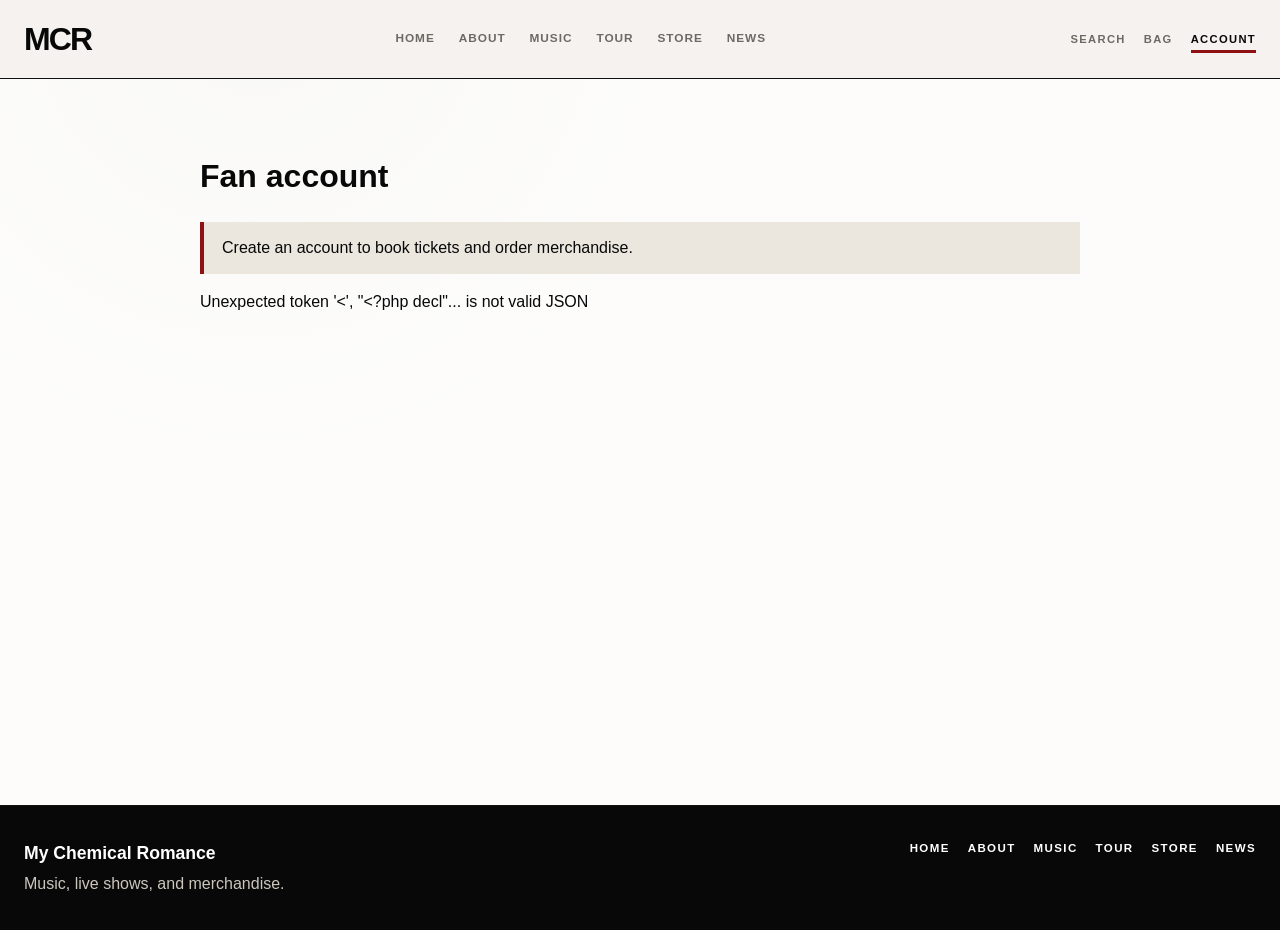
<file: account.html>
<!DOCTYPE html>
<html lang="en"><head><meta charset="UTF-8"><meta name="viewport" content="width=device-width, initial-scale=1.0"><title>Fan Account | MCR</title><link rel="stylesheet" href="base.css"><link rel="stylesheet" href="shop.css"></head>
<body data-page="account">
    <header class="site-header">
        <div class="container header-inner">
            <a class="logo" href="index.html">MCR</a>

            <nav class="main-nav" aria-label="Main navigation">
                <a href="index.html">Home</a>
                <a href="about.html">About</a>
                <a href="music.html">Music</a>
                <a href="tour.html">Tour</a>
                <a href="showcase.html">Store</a>
                <a href="news.html">News</a>
            </nav>

            <div class="header-icons" aria-label="Utility navigation"><a href="music.html#lyrics">Search</a><a href="showcase.html#bag">Bag</a><a href="account.html" aria-current="page">Account</a></div>
        </div>
    </header>

    <main class="container shop-main">
        <h1>Fan account</h1>
        <p class="shop-notice">Create an account to book tickets and order merchandise.</p>
        <p role="status" data-shop-status>Connecting…</p>
        <a class="button" data-backend-link hidden>Continue to checkout</a>
        <noscript><p>JavaScript is required to use your account.</p></noscript>
        <section class="shop-panel" data-account-user hidden>
            <h2>Signed in</h2><p data-account-name></p><p data-account-role></p>
            <a class="button secondary" href="dashboard/" data-admin-link hidden>Administrator dashboard</a>
            <div class="button-row"><a class="button" data-return-link href="showcase.html">Continue browsing</a><button type="button" class="button secondary" data-logout>Sign out</button></div>
        </section>
        <div data-auth-forms hidden>
            <section class="shop-panel"><h2>Sign in</h2>
                <form method="post" data-account-form="login">
                    <label>Email<input type="email" name="email" maxlength="150" autocomplete="username" required></label>
                    <label>Password<input type="password" name="password" minlength="8" maxlength="72" autocomplete="current-password" required></label>
                    <button type="submit" disabled>Sign in</button>
                </form>
            </section>
            <section class="shop-panel"><h2>Create a fan account</h2>
                <form method="post" data-account-form="register">
                    <label>Name<input name="name" maxlength="100" autocomplete="name" required></label>
                    <label>Email<input type="email" name="email" maxlength="150" autocomplete="username" required></label>
                    <label>Password (at least 8 characters, max 72 bytes)<input type="password" name="password" minlength="8" maxlength="72" autocomplete="new-password" required></label>
                    <button type="submit" disabled>Create account</button>
                </form>
            </section>
        </div>
    </main>
    <footer class="site-footer">
        <div class="container footer-inner">
            <div>
                <strong>My Chemical Romance</strong>
                <span>Music, live shows, and merchandise.</span>
            </div>
            <nav class="footer-links" aria-label="Footer navigation">
                <a href="index.html">Home</a>
                <a href="about.html">About</a>
                <a href="music.html">Music</a>
                <a href="tour.html">Tour</a>
                <a href="showcase.html">Store</a>
                <a href="news.html">News</a>
            </nav>
        </div>
    </footer>
    <script src="site-config.js"></script><script src="script.js"></script><script src="commerce.js"></script>
</body></html>
</file>
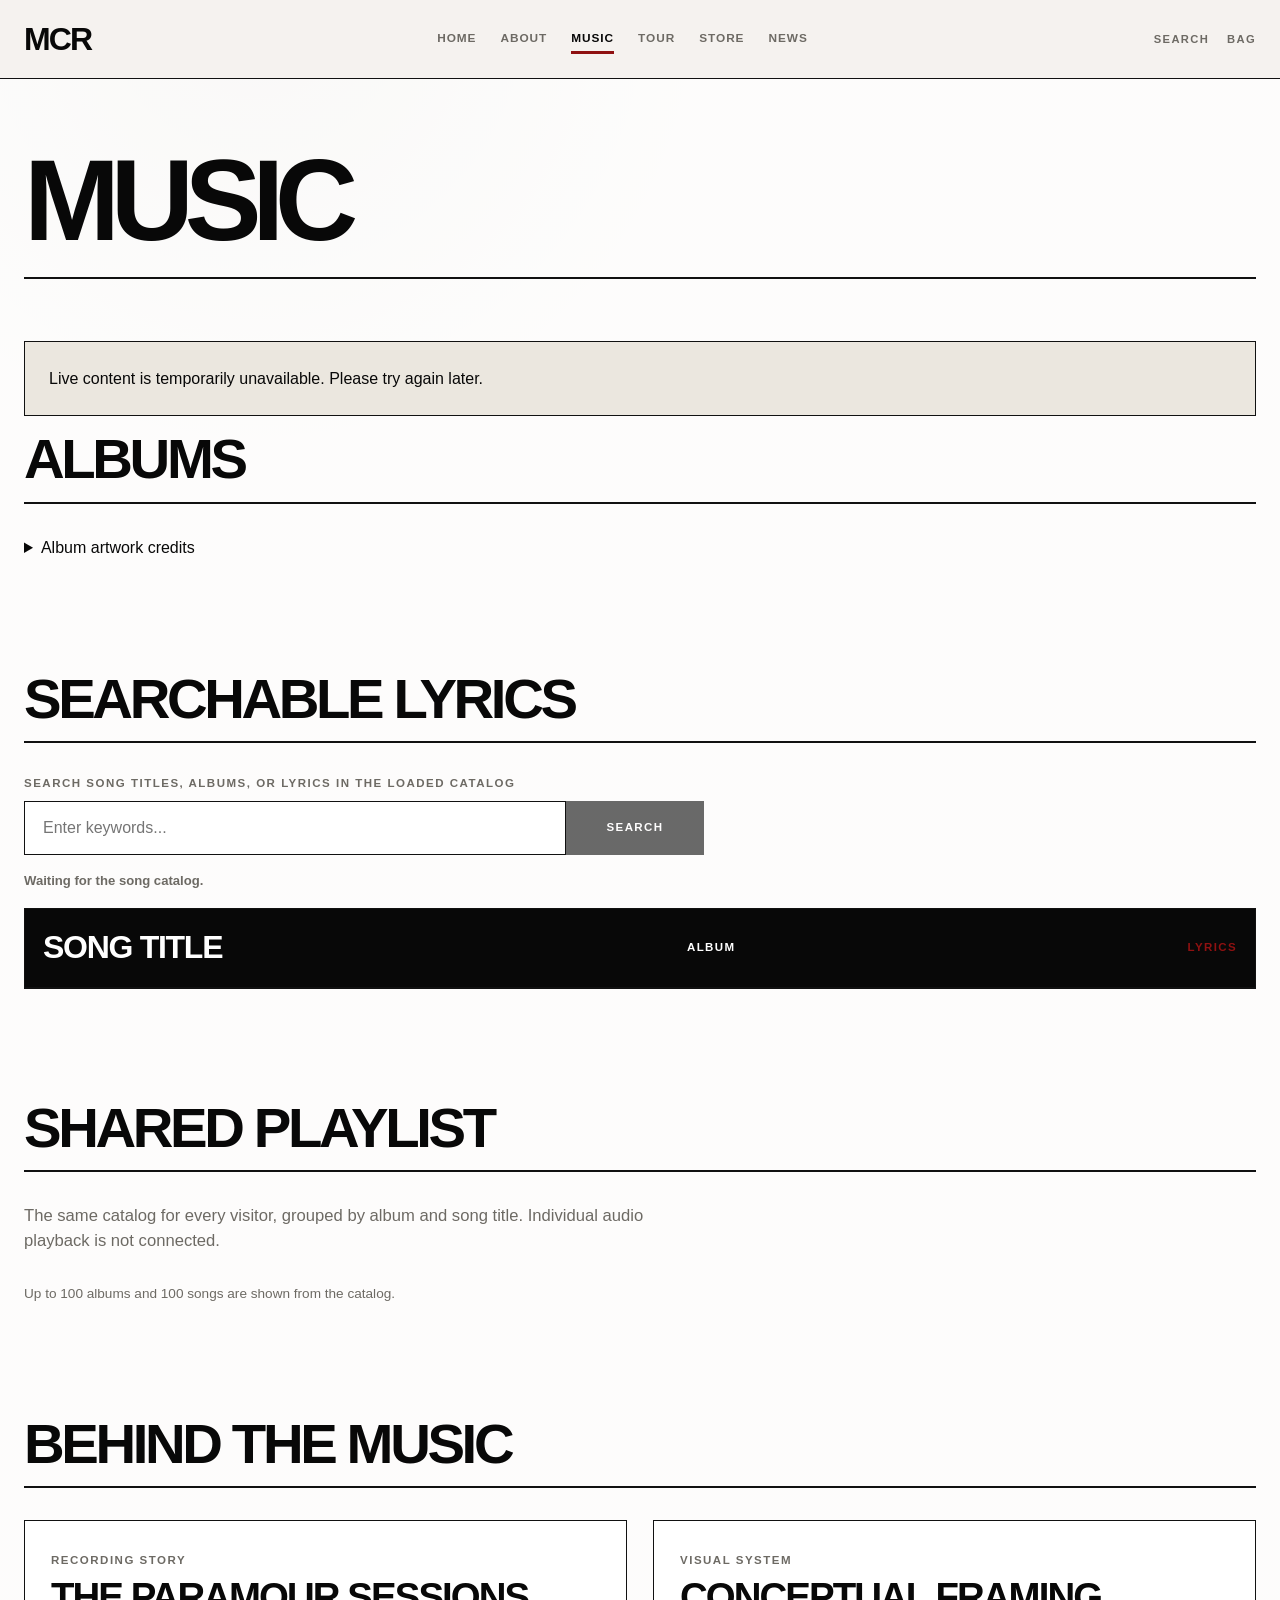
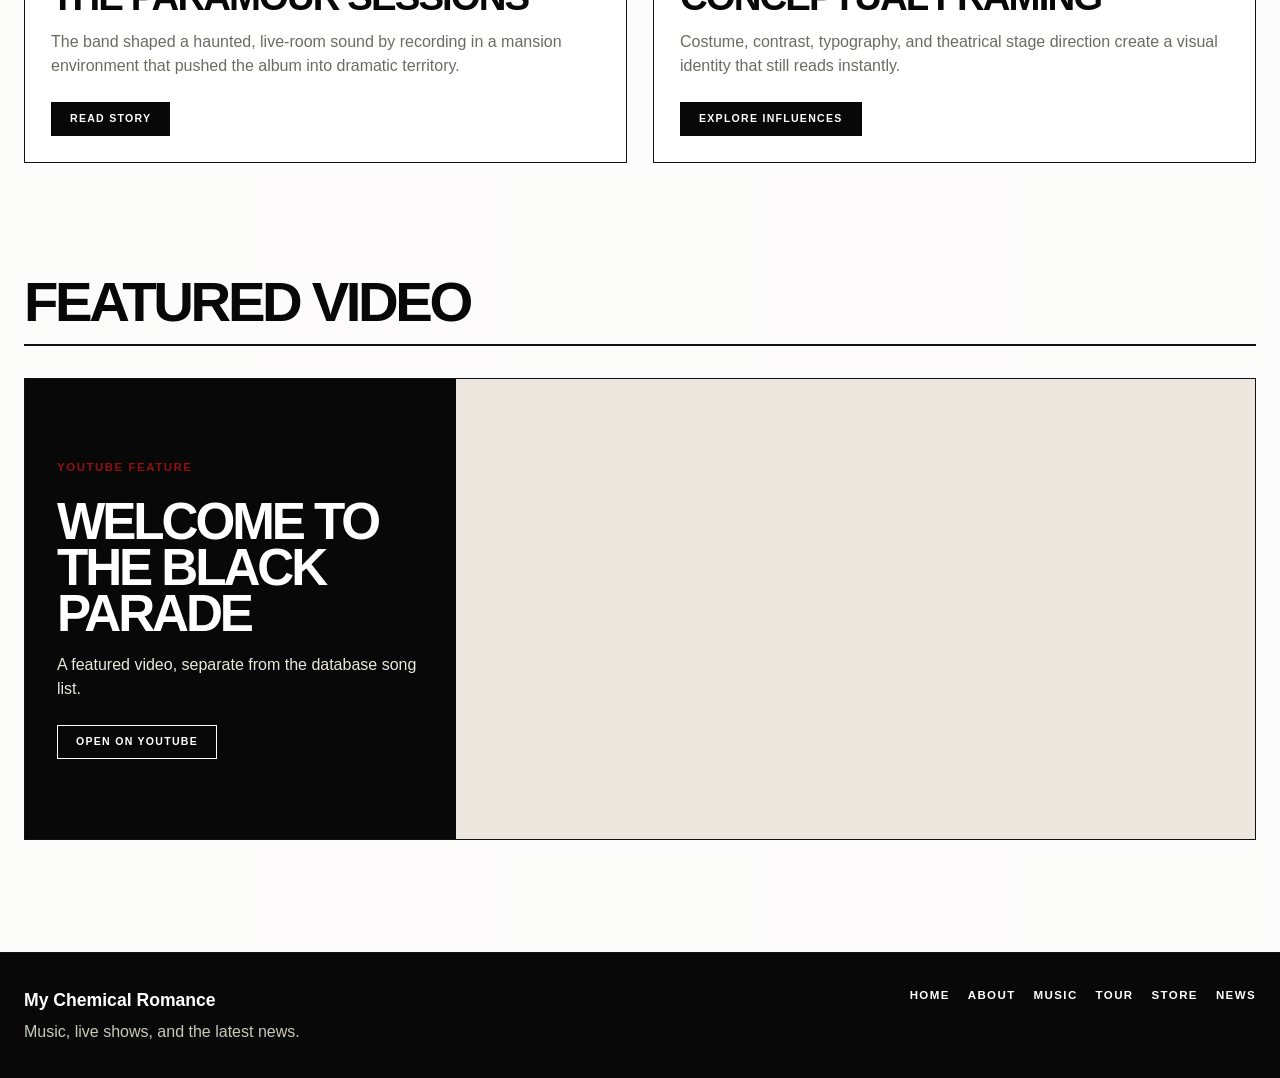
<file: music.html>
<!DOCTYPE html>
<html lang="en"><head><meta charset="UTF-8"><meta name="viewport" content="width=device-width, initial-scale=1.0"><title>Music | MCR</title><link rel="stylesheet" href="base.css"><link rel="stylesheet" href="music.css"></head>
<body data-page="music"><header class="site-header"><div class="container header-inner"><a class="logo" href="index.html">MCR</a><nav class="main-nav" aria-label="Main navigation"><a href="index.html">Home</a><a href="about.html">About</a><a href="music.html" class="active" aria-current="page">Music</a><a href="tour.html">Tour</a><a href="showcase.html">Store</a><a href="news.html">News</a></nav><div class="header-icons" aria-label="Utility navigation"><a href="music.html#lyrics">Search</a><a href="showcase.html#bag">Bag</a></div></div></header>
<main class="page"><div class="container"><h1 class="page-title">Music</h1></div><div class="container"><p class="content-notice" data-content-status role="status" aria-live="polite">Loading content…</p><noscript><p class="content-notice">JavaScript is required to load live content. Navigation and the static artwork remain available.</p></noscript></div>
<section class="container section featured-release" id="store" aria-labelledby="release-title" data-featured-album hidden><figure class="image-frame featured-cover"><img src="assets/Blackparade.png" data-cover alt="Album artwork"></figure><div class="featured-info"><span class="eyebrow">Latest catalog release</span><h2 id="release-title" data-title></h2><p class="release-date" data-date></p><a class="button" href="#lyrics">Explore Songs</a></div></section>
<section class="container section" id="album-grid" aria-labelledby="album-title"><div class="section-heading-row"><h2 class="section-title" id="album-title">Albums</h2></div><div class="album-grid" data-albums></div><details class="image-credits"><summary>Album artwork credits</summary><p>Original album artwork for My Chemical Romance, provided by the Apple Music catalogue. Artwork remains copyrighted by its respective owners.</p><p>Sources: <a href="https://music.apple.com/us/album/i-brought-you-my-bullets-you-brought-me-your-love/1157609234" target="_blank" rel="noopener noreferrer">Bullets</a>, <a href="https://music.apple.com/us/album/three-cheers-for-sweet-revenge/1156311431" target="_blank" rel="noopener noreferrer">Three Cheers</a>, <a href="https://music.apple.com/us/album/the-black-parade/209388277" target="_blank" rel="noopener noreferrer">The Black Parade</a>, <a href="https://music.apple.com/us/album/danger-days-the-true-lives-of-the-fabulous-killjoys/396793722" target="_blank" rel="noopener noreferrer">Danger Days</a>.</p></details></section>
<section class="container section" id="lyrics" aria-labelledby="lyrics-title"><div class="section-heading-row"><h2 class="section-title" id="lyrics-title">Searchable Lyrics</h2></div><form class="search-form" action="music.html#lyrics" method="get"><label class="field-label" for="lyrics-search">Search song titles, albums, or lyrics in the loaded catalog</label><input id="lyrics-search" type="search" name="q" placeholder="Enter keywords..." maxlength="200" disabled><button type="submit" disabled>Search</button></form><p class="lyrics-status" data-lyrics-status role="status" aria-live="polite">Waiting for the song catalog.</p><div class="lyrics-table" role="table" aria-label="Searchable lyrics list"><div class="lyrics-row header" role="row"><div class="lyrics-cell title" role="columnheader">Song Title</div><div class="lyrics-cell" role="columnheader">Album</div><div class="lyrics-cell action" role="columnheader">Lyrics</div></div><div role="rowgroup" data-songs></div></div><p class="lyrics-empty" data-lyrics-empty hidden>No songs match your search.</p></section>
<section class="container section" id="playlist" aria-labelledby="playlist-title"><div class="section-heading-row"><h2 class="section-title" id="playlist-title">Shared Playlist</h2></div><p class="lead">The same catalog for every visitor, grouped by album and song title. Individual audio playback is not connected.</p><div class="song-library" data-playlist></div><p class="content-note">Up to 100 albums and 100 songs are shown from the catalog.</p></section>
<section class="container section" aria-labelledby="behind-title">
            <div class="section-heading-row">
                <h2 class="section-title" id="behind-title">Behind the Music</h2>
            </div>

            <div class="card-grid">
                <article class="story-card">
                    <span class="package-label">Recording Story</span>
                    <h3>The Paramour Sessions</h3>
                    <p>The band shaped a haunted, live-room sound by recording in a mansion environment that pushed the
                        album into dramatic territory.</p>
                    <a class="button small" href="news.html">Read Story</a>
                </article>

                <article class="story-card">
                    <span class="package-label">Visual System</span>
                    <h3>Conceptual Framing</h3>
                    <p>Costume, contrast, typography, and theatrical stage direction create a visual identity that still
                        reads instantly.</p>
                    <a class="button small" href="news.html">Explore Influences</a>
                </article>
            </div>
        </section>
<section class="container section" id="official-video" aria-labelledby="video-title">
        <div class="section-heading-row"><h2 class="section-title" id="video-title">Featured Video</h2></div>
        <div class="music-embed-panel">
            <div class="music-embed-copy"><span class="eyebrow">YouTube feature</span><h3>Welcome to the Black Parade</h3><p>A featured video, separate from the database song list.</p><a class="button secondary small" href="https://www.youtube.com/watch?v=G-I9csAflBs" target="_blank" rel="noopener noreferrer">Open on YouTube</a></div>
            <div class="music-embed-frame">
                <iframe data-youtube-player data-src="https://www.youtube.com/embed/G-I9csAflBs?rel=0" title="My Chemical Romance - Welcome to the Black Parade" width="560" height="315" loading="lazy" referrerpolicy="strict-origin-when-cross-origin" allow="accelerometer; autoplay; clipboard-write; encrypted-media; gyroscope; picture-in-picture; web-share" allowfullscreen></iframe>
                <div class="music-embed-local-notice" data-youtube-local-notice hidden><strong>Run this project through the PHP server</strong><p>Use the documented PHP router to load the database catalog and video.</p><a href="https://www.youtube.com/watch?v=G-I9csAflBs" target="_blank" rel="noopener noreferrer">Play on YouTube</a></div>
            </div>
        </div>
    </section>
</main>
<template id="album-template"><article class="album-card"><figure class="image-frame album-image"><img data-cover alt="Album artwork" loading="lazy"></figure><div class="album-card-body"><h3 data-title></h3><p class="album-year" data-date></p><a class="button secondary small full" href="#lyrics">Browse Lyrics</a></div></article></template>
<template id="song-row-template"><article class="lyrics-row" role="row"><div class="lyrics-cell title" role="cell"><span class="song-heading"><img class="song-cover" data-song-cover alt="" width="56" height="56" loading="lazy" decoding="async"><span data-title></span></span></div><div class="lyrics-cell" role="cell" data-album></div><div class="lyrics-cell action" role="cell"><a data-song-link>Read Lyrics</a></div></article></template>
<template id="playlist-template"><details class="song-details"><summary><img class="song-cover" data-song-cover alt="" width="56" height="56" loading="lazy" decoding="async"><span class="song-heading-copy"><span data-title></span><span class="meta" data-album></span></span></summary><p class="song-lyrics" data-lyrics></p></details></template>

<footer class="site-footer" id="about"><div class="container footer-inner"><div><strong>My Chemical Romance</strong><span>Music, live shows, and the latest news.</span></div><div class="footer-links"><a href="index.html">Home</a><a href="about.html">About</a><a href="music.html">Music</a><a href="tour.html">Tour</a><a href="showcase.html">Store</a><a href="news.html">News</a></div></div></footer>
<script src="site-config.js"></script><script src="script.js"></script><script src="content.js"></script></body></html>
</file>
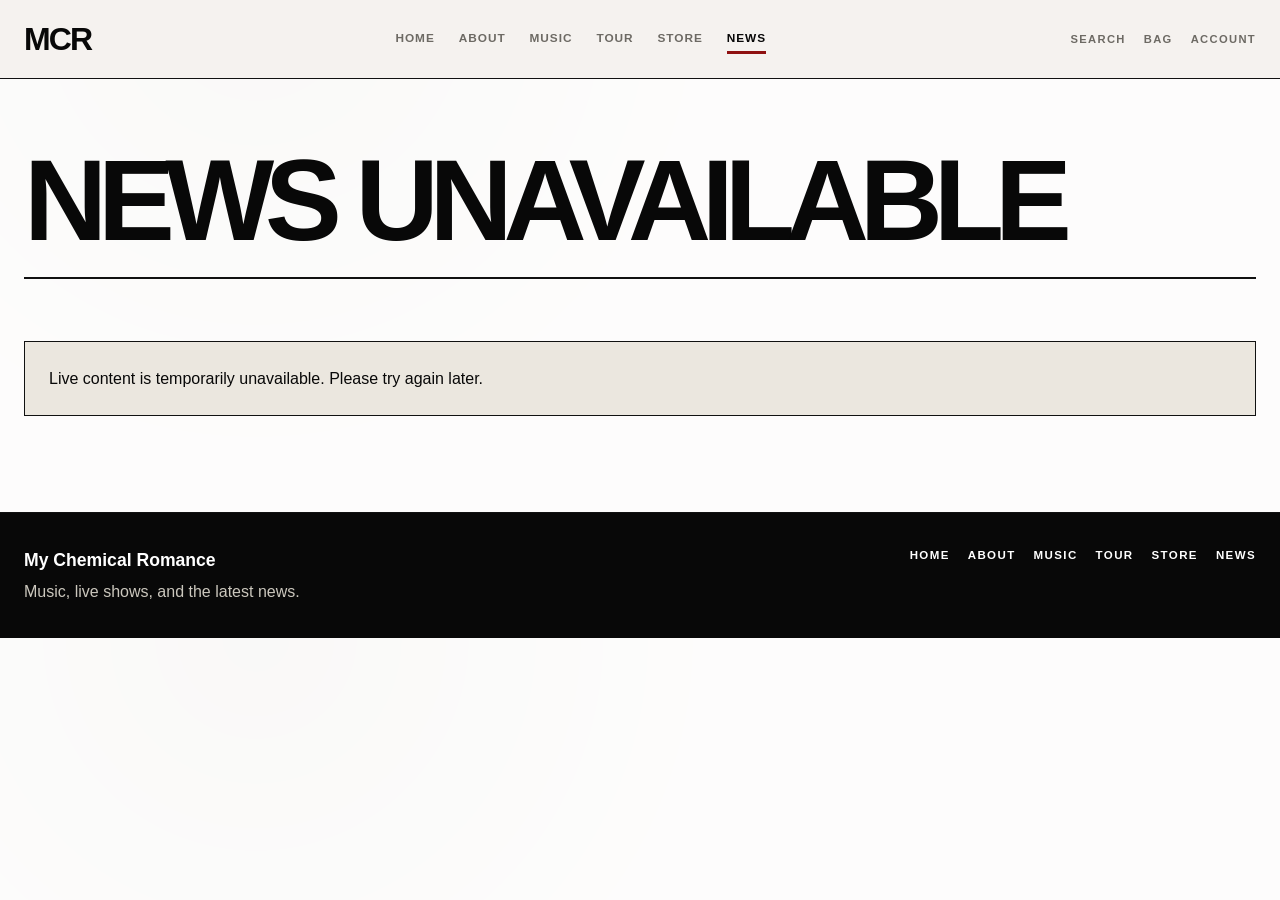
<file: news-detail.html>
<!DOCTYPE html>
<html lang="en"><head><meta charset="UTF-8"><meta name="viewport" content="width=device-width, initial-scale=1.0"><title>News Detail | MCR</title><link rel="stylesheet" href="base.css"><link rel="stylesheet" href="news-detail.css"><link rel="stylesheet" href="interaction.css"></head>
<body data-page="news-detail"><header class="site-header"><div class="container header-inner"><a class="logo" href="index.html">MCR</a><nav class="main-nav" aria-label="Main navigation"><a href="index.html">Home</a><a href="about.html">About</a><a href="music.html">Music</a><a href="tour.html">Tour</a><a href="showcase.html">Store</a><a href="news.html" class="active" aria-current="page">News</a></nav><div class="header-icons" aria-label="Utility navigation"><a href="music.html#lyrics">Search</a><a href="showcase.html#bag">Bag</a><a href="account.html">Account</a></div></div></header>
<main class="page detail-page"><div class="container"><h1 class="page-title" data-page-heading>News Detail</h1></div><div class="container"><p class="content-notice" data-content-status role="status" aria-live="polite">Loading content…</p><noscript><p class="content-notice">JavaScript is required to load live content. Navigation and the static artwork remain available.</p></noscript></div>
<div class="container detail-layout" data-article-shell hidden><article class="article-shell"><nav class="breadcrumb" aria-label="Breadcrumb"><a href="index.html">Home</a><a href="news.html">News</a><strong data-title></strong></nav><span class="detail-badge">News</span><h1 data-title></h1><div class="article-meta-row"><span data-date></span></div><figure class="image-frame article-hero"><img data-news-image src="assets/archive-news.png" alt="Editorial archive artwork"><figcaption data-news-image-caption>Project archive artwork</figcaption></figure><div class="article-body" data-body></div></article><aside class="detail-sidebar" aria-label="Article sidebar"><section class="sidebar-box related-box" aria-labelledby="related-title"><h2 id="related-title">More News</h2><div data-related></div><a class="button secondary full" href="news.html">View All News</a></section><section class="sidebar-box newsletter-panel" id="newsletter" aria-labelledby="join-title"><h2 id="join-title">Stay Updated</h2><p>Join our newsletter list.</p><form class="newsletter-form interaction-form" data-interaction-form="subscribe" method="post"><label for="newsletter-email">Email Address<input id="newsletter-email" name="email" type="email" maxlength="150" autocomplete="email" required></label><label class="consent"><input type="checkbox" name="consent" required> I agree to join the newsletter with this email address.</label><button type="submit" disabled>Subscribe</button><p data-form-status role="status" aria-live="polite">Connecting...</p><noscript><p>JavaScript is required to submit this form.</p></noscript></form></section></aside></div></main>
<template id="related-template"><article><p class="meta" data-date></p><h3><a data-article-link data-title></a></h3></article></template>

<footer class="site-footer" id="about"><div class="container footer-inner"><div><strong>My Chemical Romance</strong><span>Music, live shows, and the latest news.</span></div><div class="footer-links"><a href="index.html">Home</a><a href="about.html">About</a><a href="music.html">Music</a><a href="tour.html">Tour</a><a href="showcase.html">Store</a><a href="news.html">News</a></div></div></footer>
<script src="site-config.js"></script><script src="script.js"></script><script src="content.js"></script><script src="interaction.js"></script></body></html>
</file>
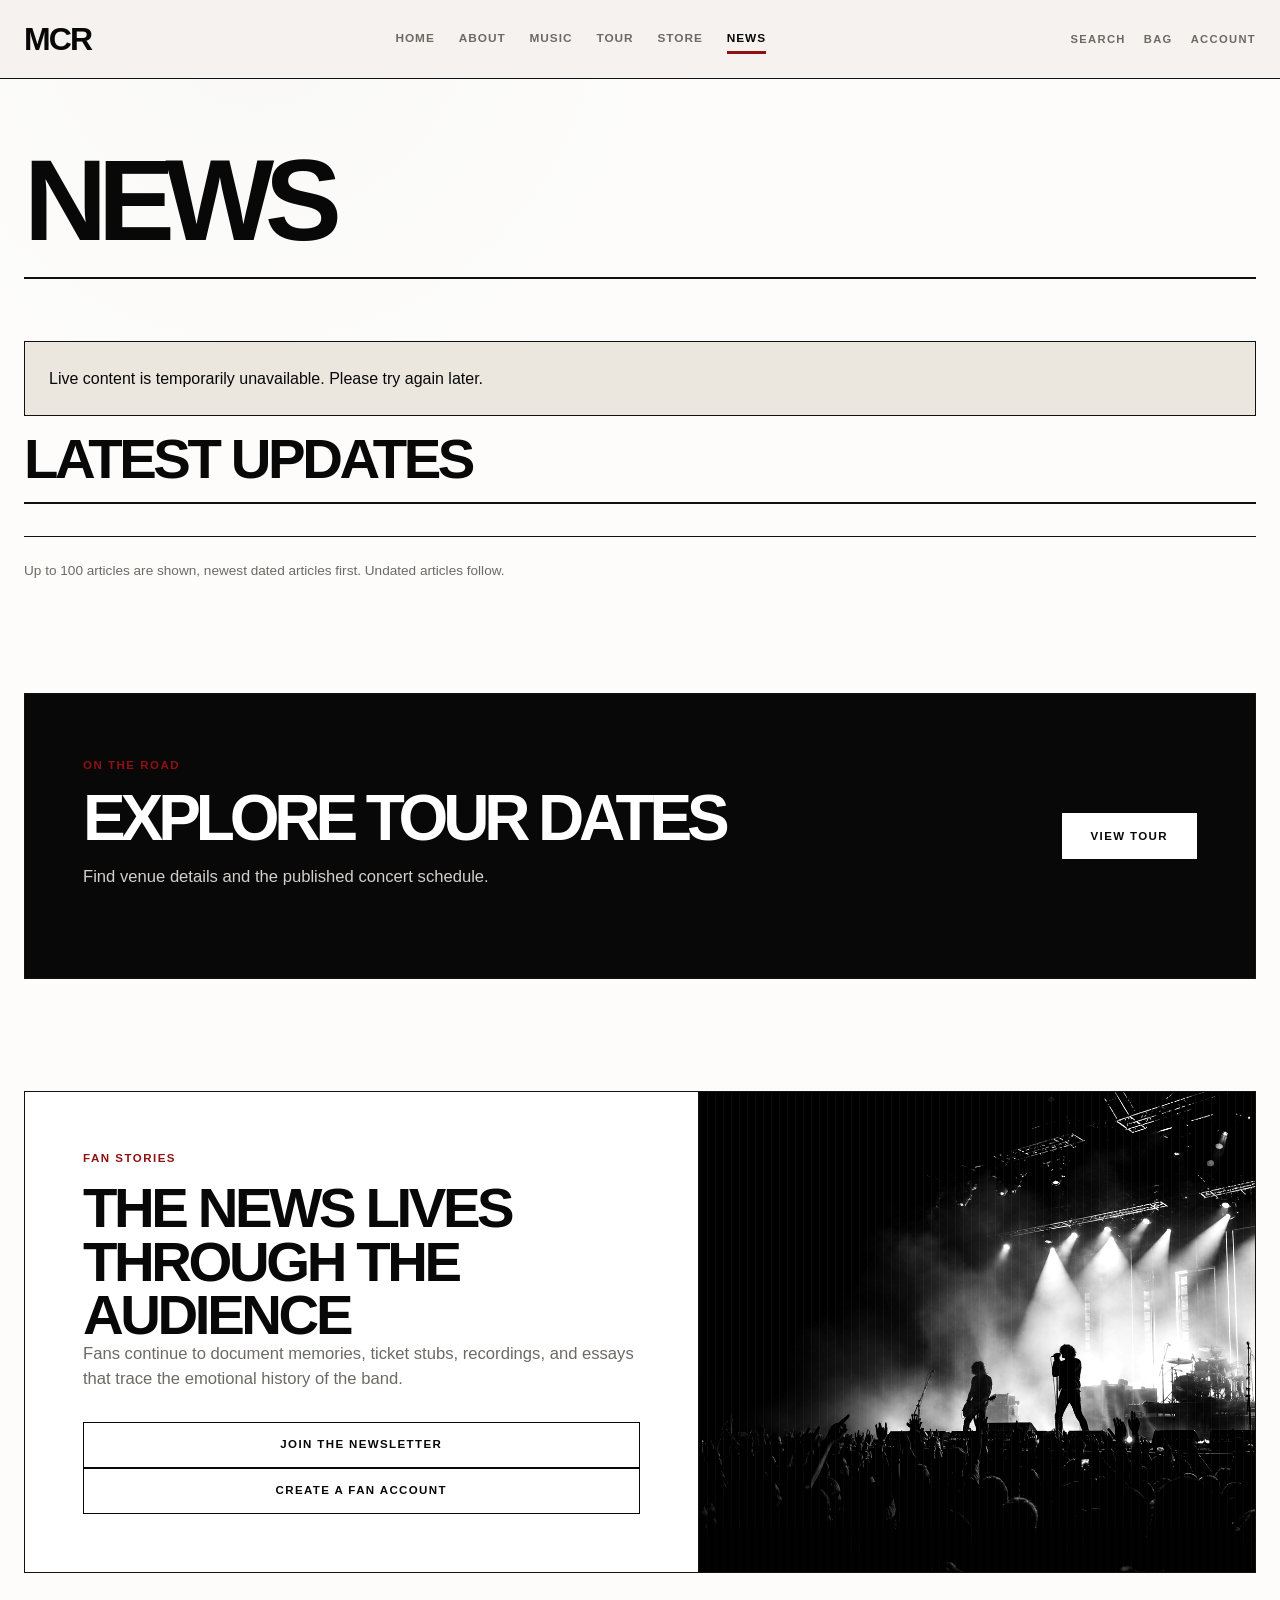
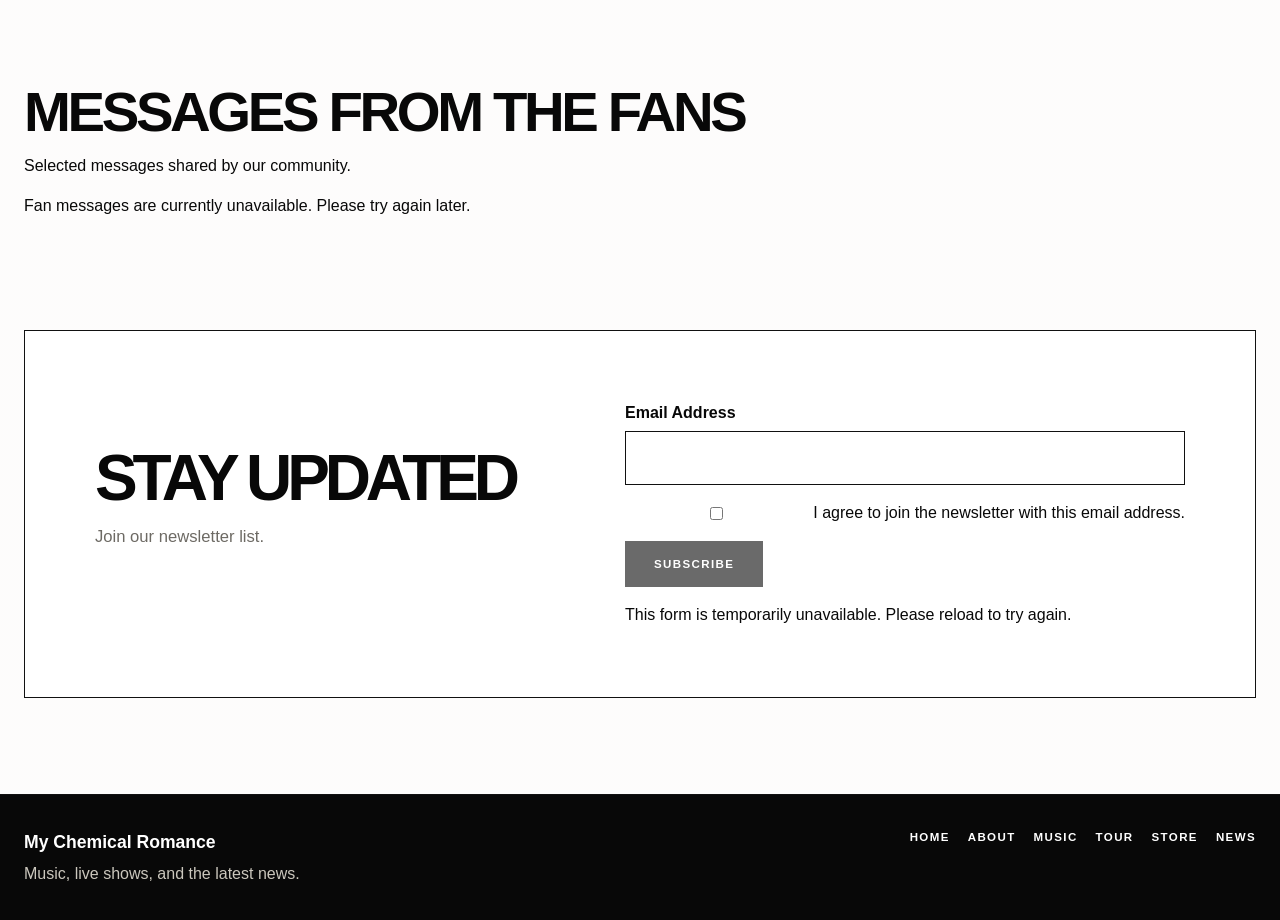
<file: news.html>
<!DOCTYPE html>
<html lang="en"><head><meta charset="UTF-8"><meta name="viewport" content="width=device-width, initial-scale=1.0"><title>News | MCR</title><link rel="stylesheet" href="base.css"><link rel="stylesheet" href="news.css"><link rel="stylesheet" href="interaction.css"></head>
<body data-page="news"><header class="site-header"><div class="container header-inner"><a class="logo" href="index.html">MCR</a><nav class="main-nav" aria-label="Main navigation"><a href="index.html">Home</a><a href="about.html">About</a><a href="music.html">Music</a><a href="tour.html">Tour</a><a href="showcase.html">Store</a><a href="news.html" class="active" aria-current="page">News</a></nav><div class="header-icons" aria-label="Utility navigation"><a href="music.html#lyrics">Search</a><a href="showcase.html#bag">Bag</a><a href="account.html">Account</a></div></div></header>
<main class="page"><div class="container"><h1 class="page-title">News</h1></div><div class="container"><p class="content-notice" data-content-status role="status" aria-live="polite">Loading content…</p><noscript><p class="content-notice">JavaScript is required to load live content. Navigation and the static artwork remain available.</p></noscript></div>
<section class="container section news-feature" aria-labelledby="featured-news-title" data-featured-news hidden><figure class="image-frame news-feature-media"><img data-news-image src="assets/archive-news.png" alt="Editorial archive artwork"></figure><article class="news-feature-copy"><span class="meta" data-date></span><h2 id="featured-news-title" data-title></h2><p class="lead" data-excerpt></p><a class="button" data-article-link>Read More</a></article></section>
<section class="container section" id="latest-updates" aria-labelledby="latest-title"><div class="section-heading-row"><h2 class="section-title" id="latest-title">Latest Updates</h2></div><div class="latest-grid" data-news></div><p class="content-note">Up to 100 articles are shown, newest dated articles first. Undated articles follow.</p></section>
<section class="container section announcement" aria-labelledby="announcement-title"><div><span class="eyebrow">On the road</span><h2 id="announcement-title">Explore Tour Dates</h2><p class="lead">Find venue details and the published concert schedule.</p></div><a class="button" href="tour.html">View Tour</a></section>
<section class="container section fan-story" aria-labelledby="fan-stories-title">
            <article>
                <span class="eyebrow">Fan Stories</span>
                <h2 class="section-title" id="fan-stories-title">The News Lives Through the Audience</h2>
                <p class="lead">Fans continue to document memories, ticket stubs, recordings, and essays that trace the
                    emotional history of the band.</p>
                <a class="button secondary" href="#newsletter">Join the Newsletter</a>
                <a class="button secondary" href="account.html">Create a Fan Account</a>
            </article>

            <figure class="image-frame fan-story-media">
                <img src="assets/hero-concert.png" alt="Concert audience and stage lights in black and white">
            </figure>
        </section>
<section class="container section" id="fan-messages" aria-labelledby="fan-messages-title"><h2 class="section-title" id="fan-messages-title">Messages from the Fans</h2><p>Selected messages shared by our community.</p><div class="fan-messages" data-fan-messages aria-live="polite">Loading fan messages...</div><noscript><p>JavaScript is required to load fan messages.</p></noscript></section><section class="container newsletter" id="newsletter" aria-labelledby="newsletter-title"><div><h2 id="newsletter-title">Stay Updated</h2><p class="lead">Join our newsletter list.</p></div><form class="newsletter-form interaction-form" data-interaction-form="subscribe" method="post"><label for="newsletter-email">Email Address<input id="newsletter-email" name="email" type="email" maxlength="150" autocomplete="email" required></label><label class="consent"><input type="checkbox" name="consent" required> I agree to join the newsletter with this email address.</label><button type="submit" disabled>Subscribe</button><p data-form-status role="status" aria-live="polite">Connecting...</p><noscript><p>JavaScript is required to submit this form.</p></noscript></form></section></main>
<template id="news-template"><article class="latest-card"><figure class="image-frame latest-image"><img data-news-image src="assets/archive-news.png" alt="Editorial archive artwork" loading="lazy"></figure><div class="latest-card-body"><p class="meta" data-date></p><h3 class="card-title"><a data-article-link data-title></a></h3><p class="card-copy" data-excerpt></p></div></article></template>
<footer class="site-footer" id="about"><div class="container footer-inner"><div><strong>My Chemical Romance</strong><span>Music, live shows, and the latest news.</span></div><div class="footer-links"><a href="index.html">Home</a><a href="about.html">About</a><a href="music.html">Music</a><a href="tour.html">Tour</a><a href="showcase.html">Store</a><a href="news.html">News</a></div></div></footer>
<script src="site-config.js"></script><script src="script.js"></script><script src="content.js"></script><script src="interaction.js"></script></body></html>
</file>
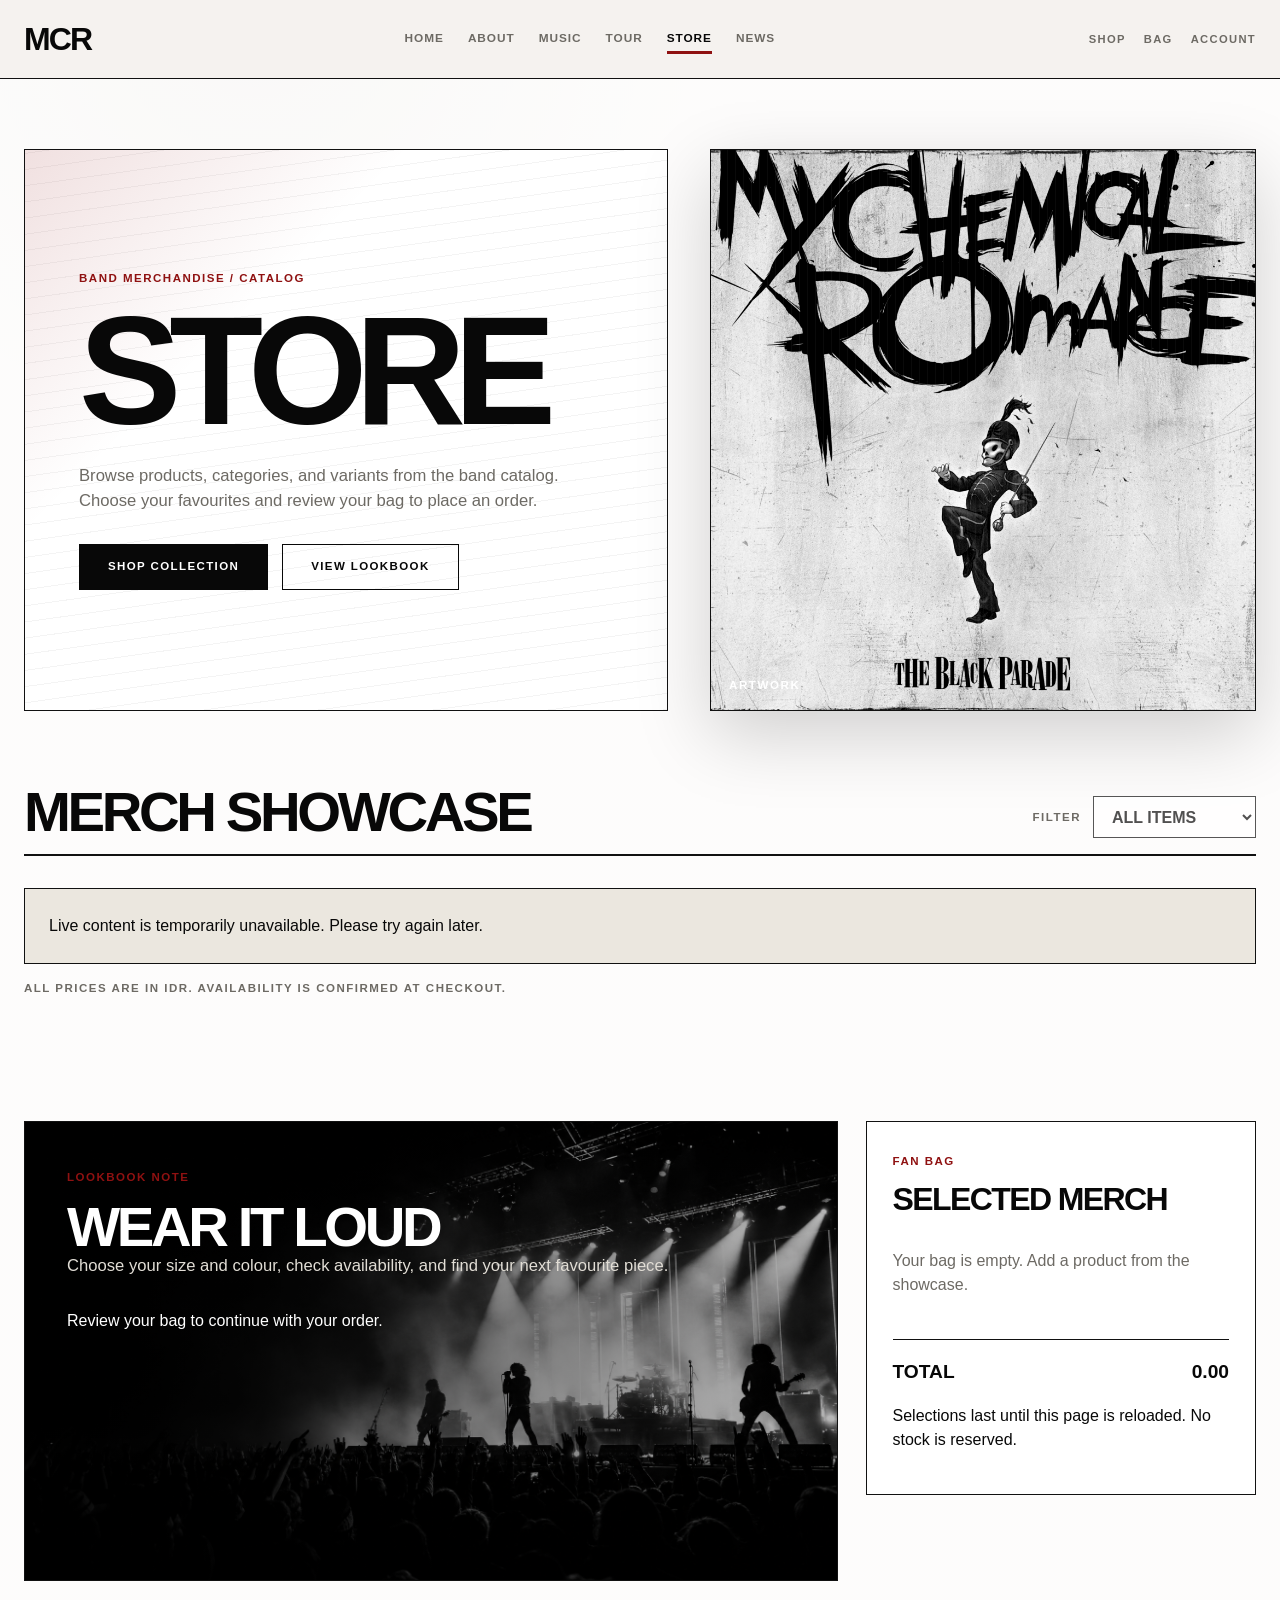
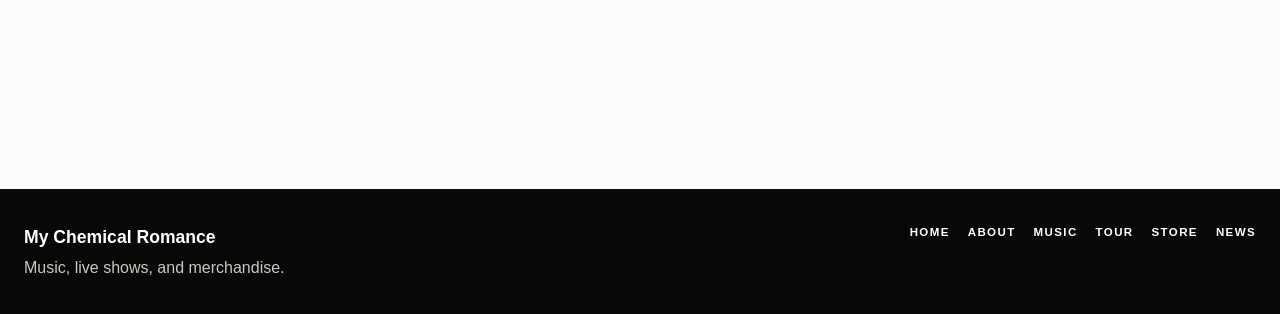
<file: showcase.html>
<!DOCTYPE html>
<html lang="en">

<head>
    <meta charset="UTF-8">
    <meta name="viewport" content="width=device-width, initial-scale=1.0">
    <title>MCR | Store</title>
    <link rel="stylesheet" href="base.css">
    <link rel="stylesheet" href="showcase.css">
</head>

<body data-page="store">
    <header class="site-header">
        <div class="container header-inner">
            <a class="logo" href="index.html">MCR</a>

            <nav class="main-nav" aria-label="Main navigation">
                <a href="index.html">Home</a>
                <a href="about.html">About</a>
                <a href="music.html">Music</a>
                <a href="tour.html">Tour</a>
                <a class="active" href="showcase.html">Store</a>
                <a href="news.html">News</a>
            </nav>

            <div class="header-icons" aria-label="Utility navigation">
                <a href="#products">Shop</a>
                <a href="#bag">Bag</a>
                <a href="account.html">Account</a>
            </div>
        </div>
    </header>

    <main class="page store-page">
        <section class="container store-hero" aria-labelledby="store-title">
            <div class="store-hero-copy">
                <span class="eyebrow">Band merchandise / catalog</span>
                <h1 class="page-title" id="store-title">Store</h1>
                <p class="lead">Browse products, categories, and variants from the band catalog. Choose your favourites and review your bag to place an order.</p>
                <div class="button-row">
                    <a class="button" href="#products">Shop Collection</a>
                    <a class="button secondary" href="#lookbook">View Lookbook</a>
                </div>
            </div>

            <figure class="image-frame store-hero-media">
                <img src="assets/Blackparade.png" alt="Monochrome Black Parade inspired merchandise artwork">
                <figcaption>Artwork</figcaption>
            </figure>
        </section>

        <section class="container section" id="products" aria-labelledby="products-title">
            <div class="section-heading-row">
                <h2 class="section-title" id="products-title">Merch Showcase</h2>
                <form class="store-filter" aria-label="Filter merchandise">
                    <label for="category-filter">Filter</label>
                    <select id="category-filter" data-store-filter disabled>
                        <option value="all">All Items</option>
                    </select>
                </form>
            </div>

            <p class="content-notice" role="status" data-content-status>Loading merchandise…</p>
            <noscript><p>JavaScript is required to load the merchandise catalog.</p></noscript>
            <p class="meta">All prices are in IDR. Availability is confirmed at checkout.</p>
            <div class="product-grid" data-product-grid></div>

            <p class="store-empty" data-store-empty hidden>No merchandise found in this category.</p>
        </section>

        <section class="container section store-split" id="lookbook" aria-label="Merch lookbook and bag summary">
            <article class="lookbook-panel">
                <span class="eyebrow">Lookbook note</span>
                <h2 class="section-title">Wear It Loud</h2>
                <p class="lead">Choose your size and colour, check availability, and find your next favourite piece.</p>
                <p>Review your bag to continue with your order.</p>
            </article>

            <aside class="bag-panel" id="bag" aria-labelledby="bag-title">
                <span class="eyebrow">Fan Bag</span>
                <h2 id="bag-title">Selected Merch</h2>
                <div class="bag-items" data-bag-items>
                    <p>Your bag is empty. Add a product from the showcase.</p>
                </div>
                <div class="bag-total">
                    <span>Total</span>
                    <strong data-bag-total>0.00</strong>
                </div>
                <p role="status" data-bag-status>Selections last until this page is reloaded. No stock is reserved.</p>
                <a class="button full" data-merch-checkout hidden href="ticket-transaction.html?kind=merch">Review order</a>
            </aside>
        </section>
    </main>

    <footer class="site-footer">
        <div class="container footer-inner">
            <div>
                <strong>My Chemical Romance</strong>
                <span>Music, live shows, and merchandise.</span>
            </div>
            <nav class="footer-links" aria-label="Footer navigation">
                <a href="index.html">Home</a>
                <a href="about.html">About</a>
                <a href="music.html">Music</a>
                <a href="tour.html">Tour</a>
                <a href="showcase.html">Store</a>
                <a href="news.html">News</a>
            </nav>
        </div>
    </footer>
    <template id="product-template">
        <article class="product-card">
            <div class="product-image" data-product-image-frame hidden>
                <img data-product-image alt="" width="800" height="800" loading="lazy" decoding="async">
            </div>
            <div class="product-body">
                <p class="meta" data-category-name></p>
                <h3 data-product-name></h3>
                <p data-product-details></p>
                <label class="variant-field">Variant
                    <select data-variant-select></select>
                </label>
                <p data-variant-stock></p>
                <div class="product-actions">
                    <strong data-product-price></strong>
                    <button type="button" class="button small" data-add-to-bag>Add to Bag</button>
                </div>
            </div>
        </article>
    </template>
    <script src="site-config.js"></script>
    <script src="script.js"></script>
    <script src="content.js"></script>
</body>

</html>
</file>
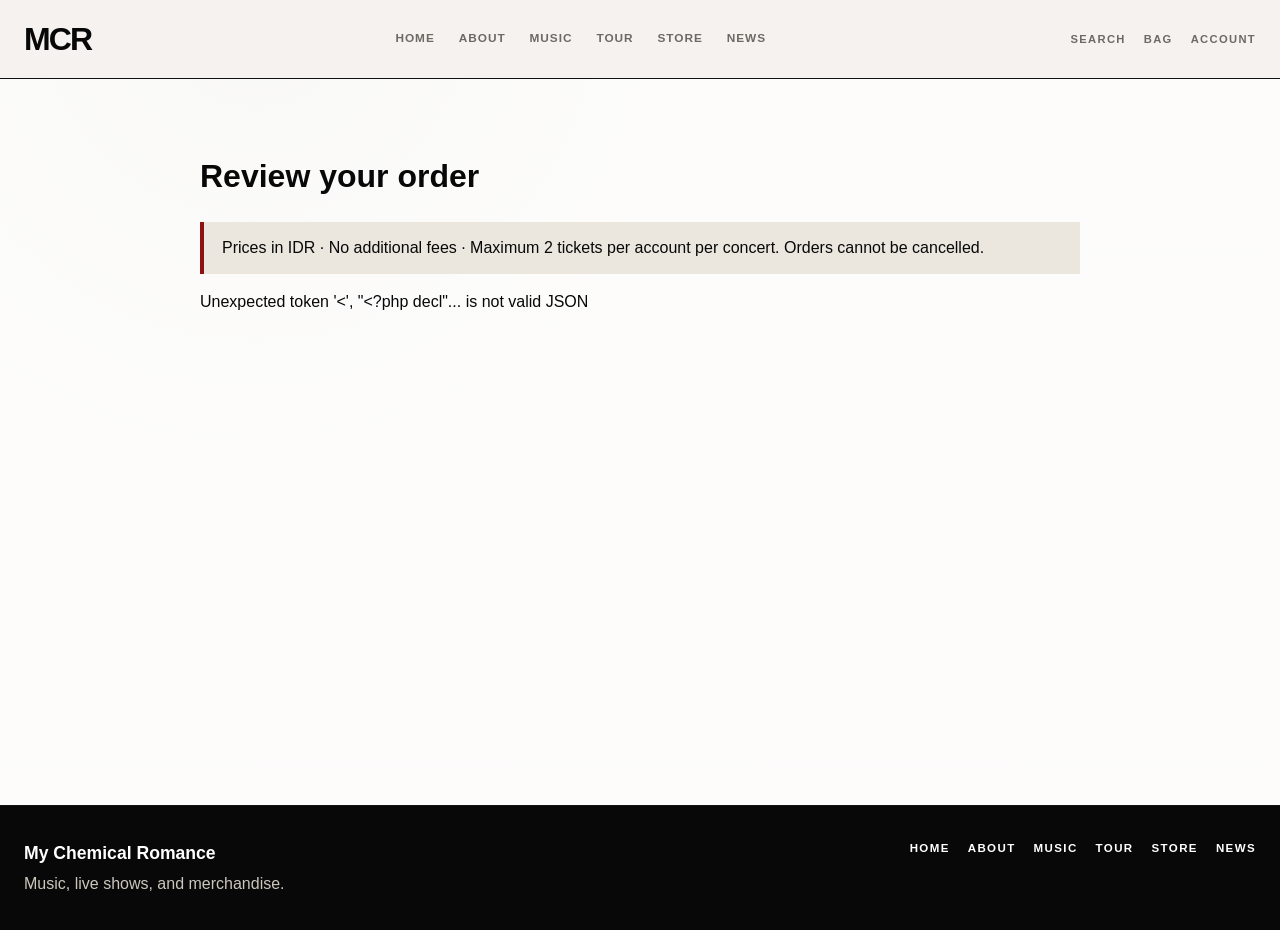
<file: ticket-transaction.html>
<!DOCTYPE html>
<html lang="en"><head><meta charset="UTF-8"><meta name="viewport" content="width=device-width, initial-scale=1.0"><title>Checkout | MCR</title><link rel="stylesheet" href="base.css"><link rel="stylesheet" href="shop.css"></head>
<body data-page="ticket-transaction">
    <header class="site-header">
        <div class="container header-inner">
            <a class="logo" href="index.html">MCR</a>

            <nav class="main-nav" aria-label="Main navigation">
                <a href="index.html">Home</a>
                <a href="about.html">About</a>
                <a href="music.html">Music</a>
                <a href="tour.html">Tour</a>
                <a href="showcase.html">Store</a>
                <a href="news.html">News</a>
            </nav>

            <div class="header-icons" aria-label="Utility navigation"><a href="music.html#lyrics">Search</a><a href="showcase.html#bag">Bag</a><a href="account.html">Account</a></div>
        </div>
    </header>

    <main class="container shop-main">
        <h1>Review your order</h1>
        <p class="shop-notice">Prices in IDR · No additional fees · Maximum 2 tickets per account per concert. Orders cannot be cancelled.</p>
        <p role="status" data-shop-status>Connecting…</p>
        <a class="button" data-backend-link hidden>Continue to checkout</a>
        <a class="button" data-sign-in hidden>Sign in to continue</a>
        <noscript><p>JavaScript is required to review and create an order.</p></noscript>
        <section class="shop-panel" data-checkout-panel hidden>
            <h2>Selection</h2><p data-account-name></p>
            <form method="post" data-checkout-form>
                <div class="shop-fields" data-ticket-fields hidden>
                    <p data-concert-label></p>
                    <label>Ticket type<select name="ticket_type" required disabled></select></label>
                    <label>Quantity (maximum 2)<input name="quantity" type="number" min="1" max="2" value="1" required disabled></label>
                </div>
                <p data-merch-selection hidden></p>
                <label data-address-field hidden>Delivery address<textarea name="address" maxlength="2000" disabled></textarea></label>
                <button type="submit" data-review-order disabled>Review order</button>
            </form>
        </section>
        <section class="shop-panel" data-quote-panel hidden>
            <div class="shop-confirmation" data-confirmation hidden>
                <p class="eyebrow">My Chemical Romance · Order confirmation</p>
                <h2>Thank you for your order!</h2>
                <p>Your order has been received. Keep this confirmation for your records.</p>
            </div>
            <h2 data-order-title tabindex="-1">Order summary</h2>
            <div data-order-lines></div>
            <p><strong>Total: <span data-order-total></span></strong></p>
            <p data-order-address></p>
            <button type="button" data-create-order hidden>Place order</button>
            <button type="button" data-print-order hidden>Print / Save PDF</button>
            <a class="button secondary" href="showcase.html" data-new-order hidden>Back to Store</a>
        </section>
    </main>
    <footer class="site-footer">
        <div class="container footer-inner">
            <div>
                <strong>My Chemical Romance</strong>
                <span>Music, live shows, and merchandise.</span>
            </div>
            <nav class="footer-links" aria-label="Footer navigation">
                <a href="index.html">Home</a>
                <a href="about.html">About</a>
                <a href="music.html">Music</a>
                <a href="tour.html">Tour</a>
                <a href="showcase.html">Store</a>
                <a href="news.html">News</a>
            </nav>
        </div>
    </footer>
    <script src="site-config.js"></script><script src="script.js"></script><script src="commerce.js"></script>
</body></html>
</file>
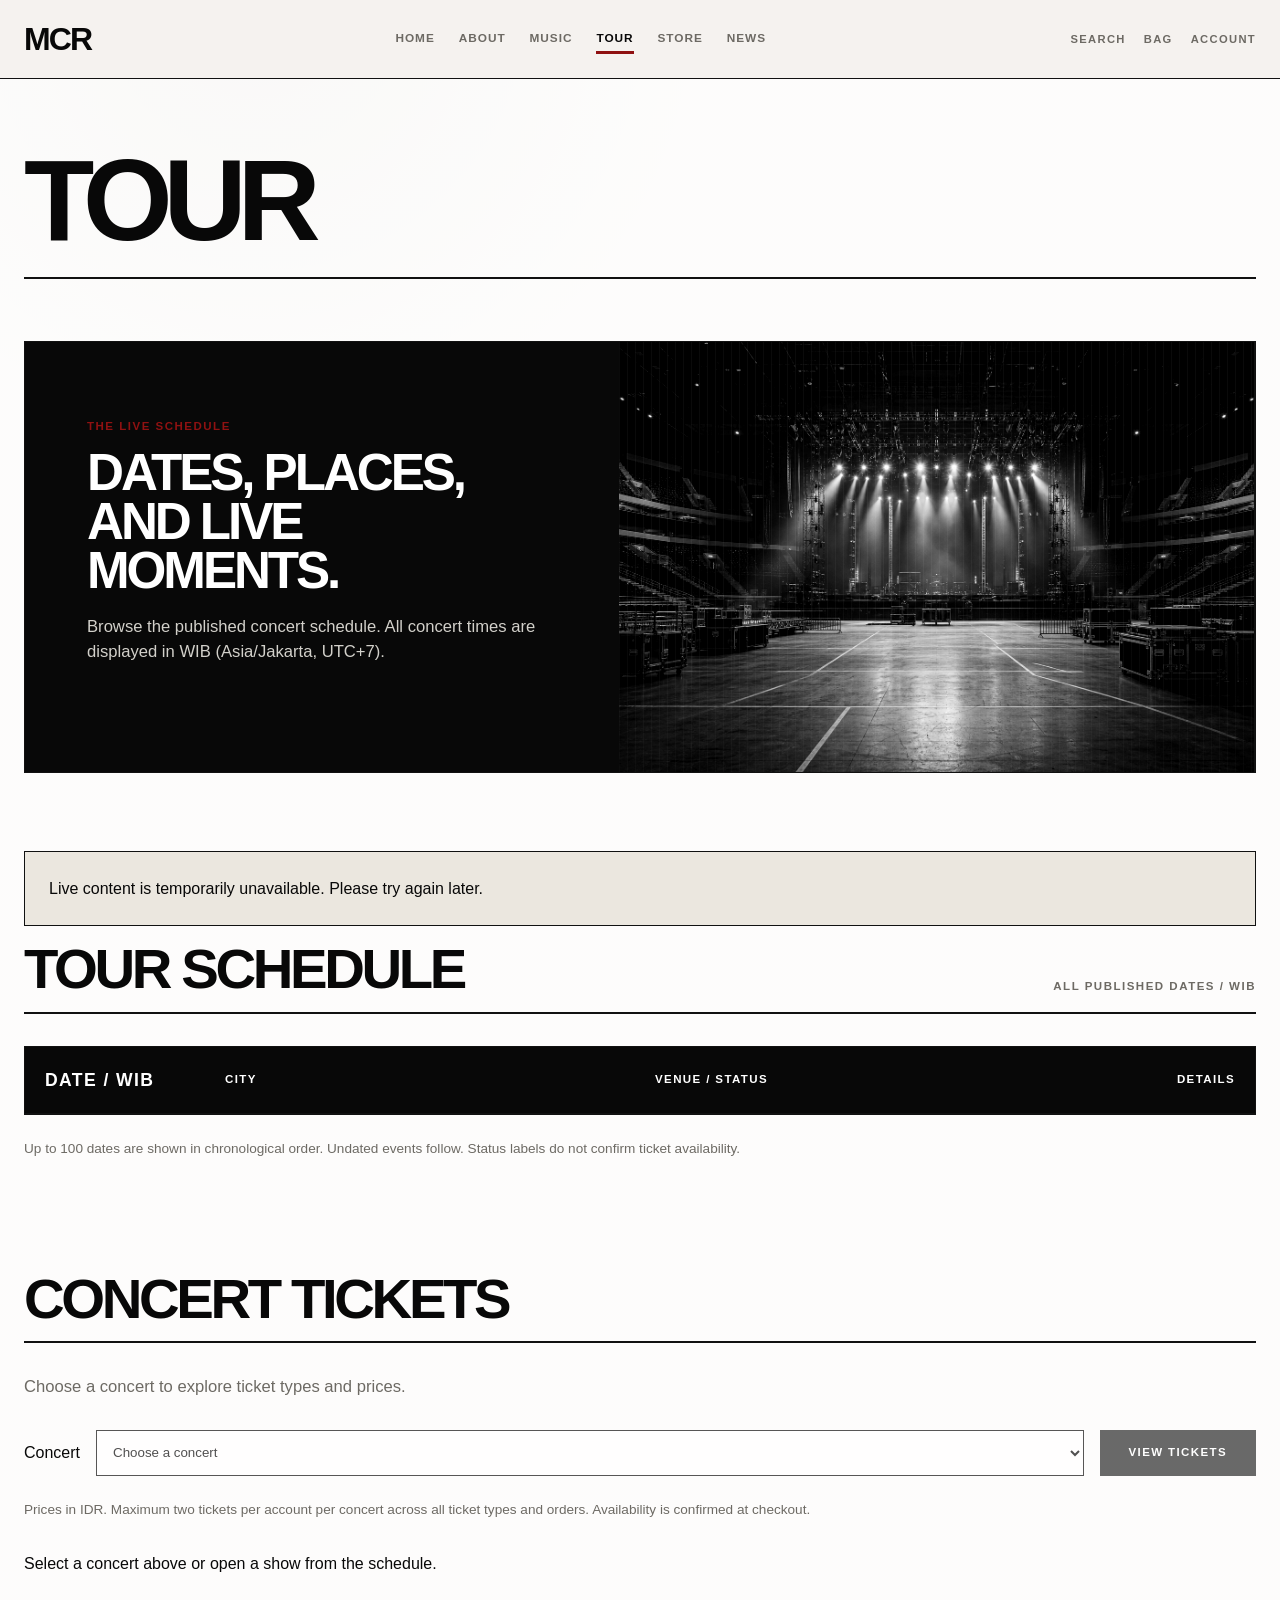
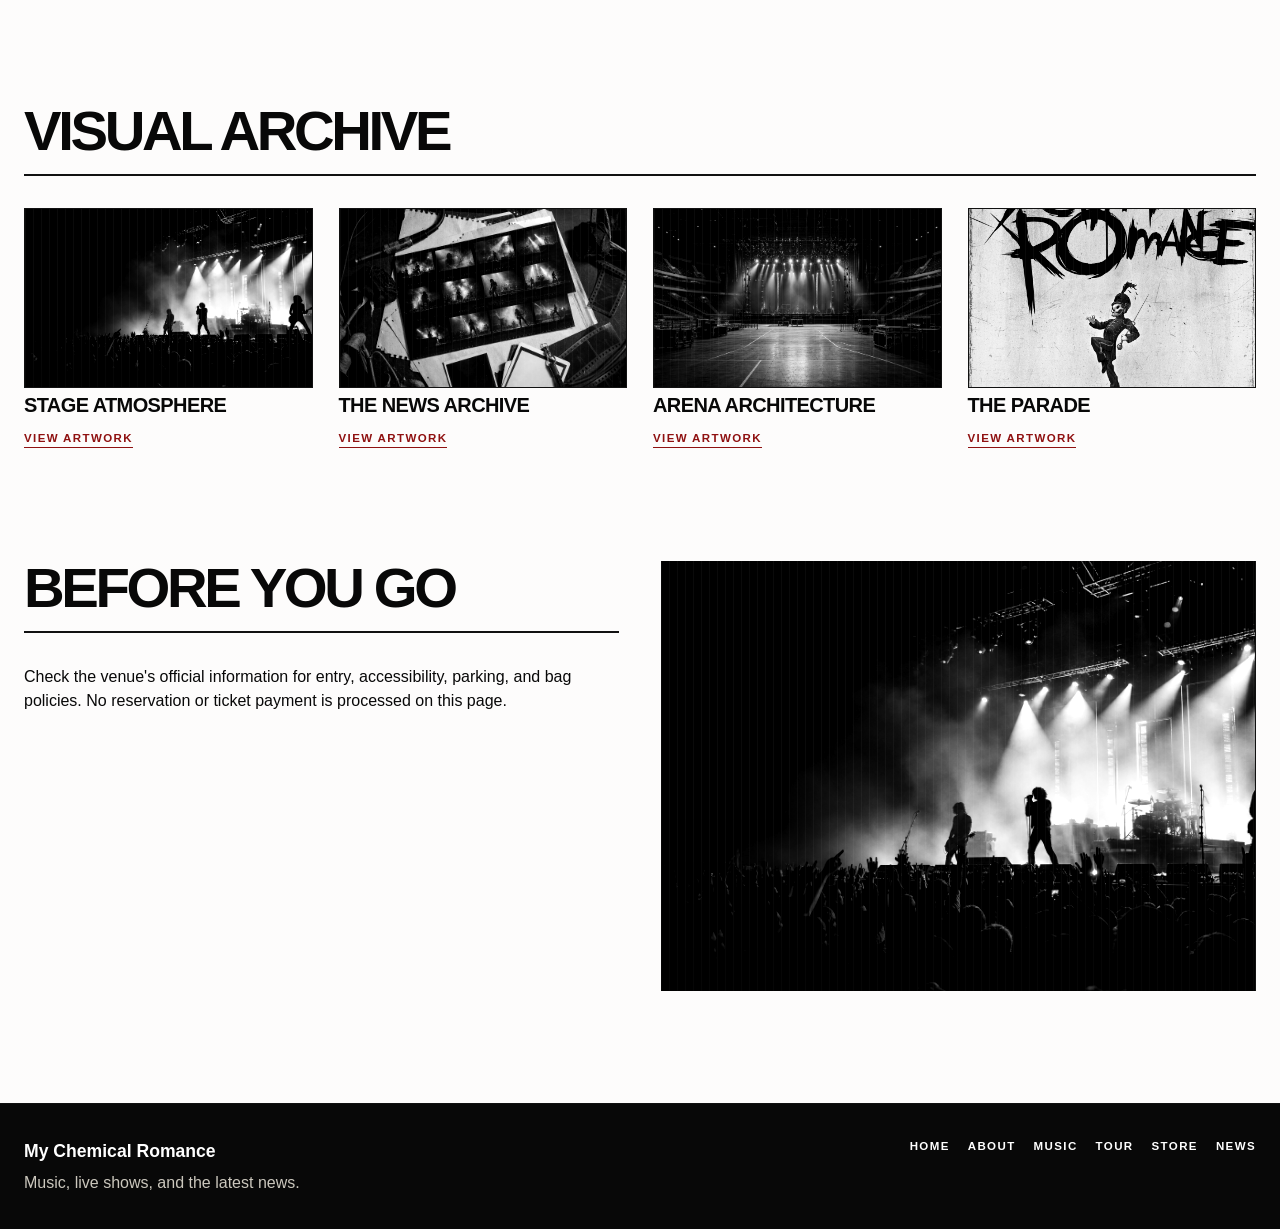
<file: tour.html>
<!DOCTYPE html>
<html lang="en"><head><meta charset="UTF-8"><meta name="viewport" content="width=device-width, initial-scale=1.0"><title>Tour | MCR</title><link rel="stylesheet" href="base.css"><link rel="stylesheet" href="tour.css"></head>
<body data-page="tour"><header class="site-header"><div class="container header-inner"><a class="logo" href="index.html">MCR</a><nav class="main-nav" aria-label="Main navigation"><a href="index.html">Home</a><a href="about.html">About</a><a href="music.html">Music</a><a href="tour.html" class="active" aria-current="page">Tour</a><a href="showcase.html">Store</a><a href="news.html">News</a></nav><div class="header-icons" aria-label="Utility navigation"><a href="music.html#lyrics">Search</a><a href="showcase.html#bag">Bag</a><a href="account.html">Account</a></div></div></header>
<main class="page"><div class="container"><h1 class="page-title">Tour</h1></div><section class="container tour-intro section-tight" aria-label="Tour introduction"><div class="tour-intro-copy"><span class="eyebrow">The live schedule</span><h2>Dates, places, and live moments.</h2><p class="lead">Browse the published concert schedule. All concert times are displayed in WIB (Asia/Jakarta, UTC+7).</p></div><figure class="image-frame tour-banner"><img src="assets/tour-arena.png" alt="Empty concert arena"></figure></section><div class="container"><p class="content-notice" data-content-status role="status" aria-live="polite">Loading content…</p><noscript><p class="content-notice">JavaScript is required to load live content. Navigation and the static artwork remain available.</p></noscript></div>
<section class="container section" aria-labelledby="dates-title"><div class="section-heading-row"><h2 class="section-title" id="dates-title">Tour Schedule</h2><span class="meta">All published dates / WIB</span></div><div class="data-table" role="table" aria-label="Published tour dates"><div class="table-row header" role="row"><div class="table-cell date" role="columnheader">Date / WIB</div><div class="table-cell" role="columnheader">City</div><div class="table-cell" role="columnheader">Venue / Status</div><div class="table-cell action" role="columnheader">Details</div></div><div role="rowgroup" data-concerts></div></div><p data-tour-empty class="content-notice" hidden>No tour dates have been published yet.</p><p class="content-note">Up to 100 dates are shown in chronological order. Undated events follow. Status labels do not confirm ticket availability.</p></section>
<section class="container section" id="selected-show" aria-labelledby="selected-title" data-selected-concert hidden><div class="section-heading-row"><h2 class="section-title" id="selected-title">Selected Show</h2></div><h3 data-venue></h3><p data-city></p><p><span data-date></span> · <span data-status></span></p><p>Choose your tickets for this concert. A maximum of two tickets per account applies.</p><a class="button" href="#ticket-options">View ticket options</a></section>
<section class="container section" id="ticket-options" aria-labelledby="tickets-title">
    <div class="section-heading-row"><h2 class="section-title" id="tickets-title">Concert Tickets</h2></div>
    <p class="lead">Choose a concert to explore ticket types and prices.</p>
    <form class="ticket-concert-form" action="tour.html#ticket-options" method="get">
        <label for="ticket-concert">Concert</label>
        <select id="ticket-concert" name="concert" required disabled><option value="">Choose a concert</option></select>
        <button type="submit" disabled>View Tickets</button>
    </form>
    <p class="content-note">Prices in IDR. Maximum two tickets per account per concert across all ticket types and orders. Availability is confirmed at checkout.</p>
    <p data-ticket-status role="status">Select a concert above or open a show from the schedule.</p>
    <div class="card-grid" data-tour-tickets></div>
</section>
<section class="container section" aria-labelledby="past-title">
            <div class="section-heading-row">
                <h2 class="section-title" id="past-title">Visual Archive</h2>
            </div>

            <div class="gallery-grid">
                <article class="gallery-card">
                    <figure class="image-frame gallery-image">
                        <img src="assets/hero-concert.png" alt="Concert crowd and stage lights in black and white">
                    </figure>
                    <h3 class="card-title">Stage Atmosphere</h3>
                    <a href="assets/hero-concert.png">View Artwork</a>
                </article>

                <article class="gallery-card">
                    <figure class="image-frame gallery-image">
                        <img src="assets/archive-news.png" alt="Film contact sheets from a rock show News">
                    </figure>
                    <h3 class="card-title">The News Archive</h3>
                    <a href="assets/archive-news.png">View Artwork</a>
                </article>

                <article class="gallery-card">
                    <figure class="image-frame gallery-image">
                        <img src="assets/tour-arena.png" alt="Arena stage viewed from the floor before doors open">
                    </figure>
                    <h3 class="card-title">Arena Architecture</h3>
                    <a href="assets/tour-arena.png">View Artwork</a>
                </article>

                <article class="gallery-card">
                    <figure class="image-frame gallery-image">
                        <img src="assets/Blackparade.png" alt="Monochrome theatrical album art detail">
                    </figure>
                    <h3 class="card-title">The Parade</h3>
                    <a href="assets/Blackparade.png">View Artwork</a>
                </article>
            </div>
        </section>
<section class="container section split-section" aria-label="Venue information and tour archive"><article class="venue-panel"><div class="section-heading-row"><h2 class="section-title">Before You Go</h2></div><p>Check the venue's official information for entry, accessibility, parking, and bag policies. No reservation or ticket payment is processed on this page.</p></article><figure class="image-frame tour-banner"><img src="assets/hero-concert.png" alt="Black and white concert archive artwork" loading="lazy"></figure></section>
</main>
<template id="concert-template"><article class="table-row" role="row"><div class="table-cell date" role="cell" data-date></div><div class="table-cell" role="cell" data-city></div><div class="table-cell" role="cell"><span data-venue></span><br><span class="meta" data-status></span></div><div class="table-cell action" role="cell"><a class="button secondary small" data-concert-link>Show Details</a></div></article></template>

<template id="tour-ticket-template"><article class="package-card"><span class="package-label">Concert ticket</span><h3 data-ticket-name></h3><p class="ticket-price" data-ticket-price></p><p data-ticket-quota></p><a class="button full" data-choose-ticket hidden>Choose Ticket</a><p class="meta" data-ticket-unavailable hidden></p></article></template>

<footer class="site-footer" id="about"><div class="container footer-inner"><div><strong>My Chemical Romance</strong><span>Music, live shows, and the latest news.</span></div><div class="footer-links"><a href="index.html">Home</a><a href="about.html">About</a><a href="music.html">Music</a><a href="tour.html">Tour</a><a href="showcase.html">Store</a><a href="news.html">News</a></div></div></footer>
<script src="site-config.js"></script><script src="script.js"></script><script src="content.js"></script></body></html>
</file>
<file: base.css>
:root {
  --paper: #f5f2ee;
  --paper-soft: #ebe7df;
  --ink: #080808;
  --line: #111;
  --muted: #6d6a64;
  --white: #fff;
  --accent: #8f1111;
  --shadow: 0 24px 70px rgba(0, 0, 0, 0.18);
}

* {
  box-sizing: border-box;
}

[hidden] {
  display: none !important;
}

.content-notice {
  padding: 24px;
  border: 1px solid var(--line);
  background: var(--paper-soft);
  line-height: 1.6;
}

.content-note {
  color: var(--muted);
  margin-top: 24px;
  margin-bottom: 32px;
  font-size: 0.85rem;
}

section[id], .section-title[id] {
  scroll-margin-top: 110px;
}

a, h1, h2, h3, .show-venue, .table-cell {
  overflow-wrap: anywhere;
}

a:focus-visible, button:focus-visible, input:focus-visible, summary:focus-visible {
  outline: 3px solid var(--accent);
  outline-offset: 4px;
}

button:disabled {
  opacity: 0.6;
  cursor: not-allowed;
  transform: none;
}

html {
  scroll-behavior: smooth;
}

body {
  margin: 0;
  background:
    linear-gradient(rgba(255, 255, 255, 0.8), rgba(255, 255, 255, 0.8)),
    radial-gradient(circle at 20% 0, rgba(0, 0, 0, 0.08), transparent 28rem),
    var(--paper);
  color: var(--ink);
  font-family: Arial, Helvetica, sans-serif;
  line-height: 1.5;
}

img,
input,
button {
  font: inherit;
}

img {
  display: block;
  max-width: 100%;
}

figure {
  margin: 0;
}

a {
  color: inherit;
  text-decoration: none;
}

.container {
  width: min(100% - 48px, 1320px);
  margin: 0 auto;
}

/* Shared header and navigation */
.site-header {
  position: sticky;
  top: 0;
  z-index: 10;
  border-bottom: 1px solid var(--line);
  background: rgba(245, 242, 238, 0.94);
  backdrop-filter: blur(14px);
}

.header-inner {
  min-height: 78px;
  display: flex;
  align-items: center;
  justify-content: space-between;
  gap: 32px;
}

.logo {
  font-size: 2rem;
  font-weight: 900;
  letter-spacing: -0.06em;
}

.main-nav {
  display: flex;
  align-items: center;
  justify-content: center;
  flex-wrap: wrap;
  gap: 24px;
  font-size: 0.74rem;
  font-weight: 900;
  letter-spacing: 0.08em;
  text-transform: uppercase;
}

.main-nav a,
.header-icons a {
  position: relative;
  padding: 8px 0;
  color: var(--muted);
}

.main-nav a:hover,
.main-nav a.active,
.header-icons a[aria-current="page"],
.header-icons a:hover {
  color: var(--ink);
}

.main-nav a.active::after,
.header-icons a[aria-current="page"]::after {
  content: "";
  position: absolute;
  left: 0;
  right: 0;
  bottom: 2px;
  height: 3px;
  background: var(--accent);
}

.header-icons {
  display: flex;
  align-items: center;
  gap: 18px;
  font-size: 0.7rem;
  font-weight: 900;
  letter-spacing: 0.12em;
  text-transform: uppercase;
}

.nav-toggle {
  display: none;
  width: auto;
  min-height: 44px;
  align-items: center;
  gap: 10px;
  padding: 8px 12px;
  border: 1px solid var(--line);
  background: transparent;
  color: var(--ink);
  font-size: 0.7rem;
  font-weight: 900;
  letter-spacing: 0.12em;
  text-transform: uppercase;
  cursor: pointer;
}

.nav-toggle-icon {
  width: 18px;
  display: grid;
  gap: 4px;
}

.nav-toggle-icon i {
  height: 2px;
  background: currentColor;
  transition: transform 200ms ease-out, opacity 200ms ease-out;
}

.nav-toggle:focus-visible,
.main-nav a:focus-visible,
.header-icons a:focus-visible {
  outline: 3px solid var(--accent);
  outline-offset: 4px;
}

/* Shared typography and spacing */
.page {
  padding: 70px 0 0;
}

.page-title {
  margin: 0 0 62px;
  padding-bottom: 24px;
  border-bottom: 2px solid var(--line);
  font-size: clamp(3.5rem, 9vw, 8rem);
  line-height: 0.9;
  font-weight: 900;
  letter-spacing: -0.08em;
  text-transform: uppercase;
}

.section {
  margin-bottom: 112px;
}

.section-tight {
  margin-bottom: 78px;
}

.section-heading-row {
  display: flex;
  align-items: end;
  justify-content: space-between;
  gap: 24px;
  margin-bottom: 32px;
  padding-bottom: 16px;
  border-bottom: 2px solid var(--line);
}

.section-title {
  margin: 0;
  font-size: clamp(2.2rem, 4.4vw, 4.1rem);
  line-height: 0.95;
  font-weight: 900;
  letter-spacing: -0.06em;
  text-transform: uppercase;
}

.eyebrow,
.meta,
.small-link,
.field-label,
.package-label {
  color: var(--muted);
  font-size: 0.72rem;
  font-weight: 900;
  letter-spacing: 0.13em;
  text-transform: uppercase;
}

.eyebrow {
  display: inline-block;
  margin-bottom: 14px;
  color: var(--accent);
}

.small-link {
  padding-bottom: 5px;
  border-bottom: 1px solid currentColor;
}

.lead,
.card-copy {
  color: var(--muted);
}

.lead {
  max-width: 620px;
  margin: 0 0 30px;
  font-size: 1.04rem;
}

.card-grid,
.album-grid,
.gallery-grid,
.favorite-grid {
  display: flex;
  flex-wrap: wrap;
  gap: 26px;
}

.card-title {
  margin: 7px 0 8px;
  font-size: 1.25rem;
  line-height: 1.05;
  font-weight: 900;
  letter-spacing: -0.03em;
  text-transform: uppercase;
}

.card-copy {
  margin: 0;
}

.news-card-body,
.latest-card-body,
.album-card-body {
  padding: 20px;
}

/* Shared button system */
.button,
button {
  display: inline-flex;
  align-items: center;
  justify-content: center;
  min-height: 46px;
  padding: 0 28px;
  border: 1px solid var(--ink);
  background: var(--ink);
  color: var(--white);
  cursor: pointer;
  font-size: 0.72rem;
  font-weight: 900;
  letter-spacing: 0.12em;
  text-align: center;
  text-transform: uppercase;
  transition: background 180ms ease, color 180ms ease, transform 180ms ease;
}

.button:hover,
button:hover {
  background: var(--accent);
  border-color: var(--accent);
  transform: translateY(-1px);
}

.button.secondary {
  background: transparent;
  color: var(--ink);
}

.button.secondary:hover {
  background: var(--ink);
  border-color: var(--ink);
  color: var(--white);
}

.button.small {
  min-height: 34px;
  padding: 0 18px;
  font-size: 0.66rem;
}

.button.full {
  width: 100%;
}

.button.disabled {
  background: transparent;
  color: var(--muted);
  border-color: var(--muted);
  cursor: default;
}

.button.disabled:hover {
  transform: none;
}

.button-row {
  display: flex;
  flex-wrap: wrap;
  gap: 14px;
}

/* Shared image treatment */
.image-frame {
  position: relative;
  overflow: hidden;
  border: 1px solid var(--line);
  background: var(--ink);
  box-shadow: var(--shadow);
}

.image-frame img {
  width: 100%;
  height: 100%;
  min-height: inherit;
  object-fit: cover;
  filter: grayscale(1) contrast(1.12);
  transition: transform 500ms ease, filter 500ms ease;
}

.image-frame::after {
  content: "";
  position: absolute;
  inset: 0;
  pointer-events: none;
  background:
    linear-gradient(180deg, transparent 55%, rgba(0, 0, 0, 0.45)),
    repeating-linear-gradient(90deg, rgba(255, 255, 255, 0.04) 0 1px, transparent 1px 8px);
  mix-blend-mode: screen;
}

.image-frame:hover img {
  transform: scale(1.035);
  filter: grayscale(1) contrast(1.22);
}

.image-frame figcaption {
  position: absolute;
  left: 18px;
  bottom: 16px;
  z-index: 1;
  color: var(--white);
  font-size: 0.72rem;
  font-weight: 900;
  letter-spacing: 0.14em;
  text-transform: uppercase;
}

/* Shared footer */
.site-footer {
  margin-top: 96px;
  border-top: 1px solid var(--line);
  background: var(--ink);
  color: var(--white);
}

.footer-inner {
  display: flex;
  align-items: flex-start;
  justify-content: space-between;
  gap: 32px;
  padding: 34px 0;
}

.footer-inner strong {
  display: block;
  margin-bottom: 6px;
  font-size: 1.1rem;
  font-weight: 900;
}

.footer-inner span {
  color: #cbc7bd;
}

.footer-links {
  display: flex;
  flex-wrap: wrap;
  gap: 18px;
  font-size: 0.72rem;
  font-weight: 900;
  letter-spacing: 0.12em;
  text-transform: uppercase;
}

@media (max-width: 980px) {
  .container {
    width: min(100% - 32px, 1320px);
  }

  .header-inner {
    min-height: auto;
    padding: 18px 0;
    flex-wrap: wrap;
  }

  .nav-ready .nav-toggle {
    display: inline-flex;
    margin-left: auto;
  }

  .nav-ready .main-nav {
    order: 3;
    width: auto;
    min-width: 0;
    flex: 0 0 100%;
    justify-content: flex-start;
    transform: translateY(-8px);
    opacity: 0;
    pointer-events: none;
  }

  .nav-ready:not(.nav-open) .main-nav {
    position: absolute;
    visibility: hidden;
  }

  .nav-ready.nav-open .main-nav {
    transform: translateY(0);
    opacity: 1;
    pointer-events: auto;
    transition: transform 200ms ease-out, opacity 200ms ease-out;
  }

  .nav-open .nav-toggle-icon i:first-child {
    transform: translateY(6px) rotate(45deg);
  }

  .nav-open .nav-toggle-icon i:nth-child(2) {
    opacity: 0;
  }

  .nav-open .nav-toggle-icon i:last-child {
    transform: translateY(-6px) rotate(-45deg);
  }
}

@media (max-width: 680px) {
  .header-inner {
    gap: 12px 16px;
  }

  .header-icons {
    order: 2;
    flex: 0 0 100%;
    justify-content: flex-end;
  }

  .nav-toggle {
    width: auto;
  }

  .page {
    padding-top: 46px;
  }

  .page-title {
    margin-bottom: 46px;
  }

  .section {
    margin-bottom: 74px;
  }

  .section-heading-row {
    align-items: flex-start;
    flex-direction: column;
    gap: 12px;
  }

  .button,
  button {
    width: 100%;
  }

  .button.small {
    width: auto;
  }

  .button.small.full {
    width: 100%;
  }

  .button-row {
    flex-direction: column;
  }

  .footer-inner {
    flex-direction: column;
  }
}

@media (prefers-reduced-motion: reduce) {
  .nav-toggle-icon i,
  .nav-ready.nav-open .main-nav {
    transition: none;
  }
}
</file>
<file: home.css>
.hero {
  display: flex;
  align-items: stretch;
  gap: 0;
  margin-top: 46px;
  margin-bottom: 112px;
  border: 1px solid var(--line);
  background: var(--ink);
  color: var(--white);
}

.hero-copy {
  flex: 0 0 43%;
  display: flex;
  flex-direction: column;
  justify-content: center;
  padding: clamp(36px, 6vw, 78px);
}

.hero-copy h1 {
  margin: 0 0 24px;
  font-size: clamp(3.7rem, 8vw, 8.5rem);
  line-height: 0.82;
  font-weight: 900;
  letter-spacing: -0.09em;
  text-transform: uppercase;
}

.hero-copy p {
  max-width: 520px;
  margin: 0 0 34px;
  color: #d2d0ca;
  font-size: 1.05rem;
}

.hero .button.secondary {
  border-color: var(--white);
  color: var(--white);
}

.hero .button:not(.secondary) {
  border-color: var(--white);
  background: var(--white);
  color: var(--ink);
}

.hero .button:not(.secondary):hover {
  border-color: var(--accent);
  background: var(--accent);
  color: var(--white);
}

.hero .button.secondary:hover {
  background: var(--white);
  color: var(--ink);
}

.hero-frame {
  flex: 1 1 0;
  min-height: 660px;
  border-width: 0 0 0 1px;
  box-shadow: none;
}

.show-list {
  display: flex;
  flex-direction: column;
  border-top: 1px solid var(--line);
}

.show-row {
  display: flex;
  align-items: center;
  gap: 28px;
  padding: 28px 0;
  border-bottom: 1px solid var(--line);
}

.show-row > * {
  flex: 1 1 0;
}

.show-date,
.show-venue {
  color: var(--muted);
  font-size: 0.86rem;
  font-weight: 800;
  text-transform: uppercase;
}

.show-city {
  margin: 0;
  font-size: clamp(1.45rem, 2.8vw, 2.25rem);
  line-height: 1;
  font-weight: 900;
  letter-spacing: -0.04em;
  text-transform: uppercase;
}

.show-action {
  display: flex;
  justify-content: flex-end;
}

.news-card {
  flex: 1 1 300px;
  overflow: hidden;
  border: 1px solid var(--line);
  background: var(--white);
}

.card-image {
  aspect-ratio: 16 / 11;
  border-width: 0 0 1px;
  box-shadow: none;
}

.stream {
  display: flex;
  align-items: stretch;
  gap: 0;
  margin-bottom: 110px;
  border: 1px solid var(--line);
  background: var(--white);
}

.stream-media {
  flex: 0 0 46%;
  min-height: 520px;
  border-width: 0 1px 0 0;
  box-shadow: none;
}

.stream-copy {
  flex: 1 1 0;
  display: flex;
  flex-direction: column;
  justify-content: center;
  padding: clamp(32px, 6vw, 70px);
}

.stream-list {
  margin: 30px 0 0;
  padding: 0;
  list-style: none;
}

.stream-list li {
  display: flex;
  align-items: center;
  justify-content: space-between;
  gap: 24px;
  padding: 22px 0;
  border-top: 1px solid var(--line);
  font-size: 0.78rem;
  font-weight: 900;
  letter-spacing: 0.12em;
  text-transform: uppercase;
}

.stream-list li:last-child {
  border-bottom: 1px solid var(--line);
}

.stream-list span {
  color: var(--accent);
}

@media (max-width: 980px) {
  .hero,
  .stream {
    flex-direction: column;
  }

  .hero-copy,
  .stream-media {
    flex-basis: auto;
  }

  .hero-frame,
  .stream-media {
    min-height: 360px;
    border-width: 1px 0 0;
  }
}

@media (max-width: 680px) {
  .show-row {
    align-items: flex-start;
    flex-direction: column;
    gap: 10px;
  }

  .show-action {
    width: 100%;
    justify-content: flex-start;
  }
}
</file>
<file: old/styles.css>
/* =========================================================
   My Chemical Romance — Full site (Layers 1–3)
   ========================================================= */

/* ---------- Tokens ---------- */
:root {
    --color-bg: #ffffff;
    --color-ink: #18181b;
    --color-line: #000000;
    --color-muted-1: #e5e5e5;
    --color-muted-2: #d9d9d9;
    --color-deep: #1a1c1c;
    --color-grey-text: #4c4546;
    --color-tier-bg: #eeeeee;

    --font-display: "Space Grotesk", system-ui, sans-serif;
    --font-body: "Inter", system-ui, sans-serif;

    --max-width: 1440px;
    --gutter: 64px;
}

/* ---------- Reset ---------- */
* { margin: 0; padding: 0; box-sizing: border-box; }

html {
    scroll-behavior: smooth;
    scroll-padding-top: 90px; /* account for sticky nav */
}

html, body {
    background: var(--color-bg);
    color: var(--color-ink);
    font-family: var(--font-body);
    font-size: 16px;
    line-height: 1.5;
    -webkit-font-smoothing: antialiased;
}

/* anchor target offset for sticky nav */
section[id] { scroll-margin-top: 90px; }

a { color: inherit; text-decoration: none; }
button { font: inherit; cursor: pointer; background: none; border: 0; color: inherit; }
img { max-width: 100%; display: block; }
ul { list-style: none; }

/* =========================================================
   TOP NAV
   ========================================================= */
.top-nav {
    width: 100%;
    height: 82px;
    background: var(--color-bg);
    border-bottom: 1px solid var(--color-ink);
    position: sticky;
    top: 0;
    z-index: 100;
}

.top-nav__inner {
    max-width: var(--max-width);
    height: 80px;
    margin: 0 auto;
    padding: 0 40px;
    display: flex;
    align-items: center;
    justify-content: space-between;
}

.logo {
    font-family: var(--font-display);
    font-weight: 900;
    font-size: 36px;
    letter-spacing: -1.8px;
    line-height: 40px;
    color: var(--color-ink);
}

.nav-links {
    display: flex;
    gap: 24px;
}

.nav-link {
    font-family: var(--font-display);
    font-weight: 700;
    font-size: 14px;
    letter-spacing: 0.5px;
    color: var(--color-ink);
    padding-bottom: 4px;
    border-bottom: 2px solid transparent;
    transition: border-color .15s;
}

.nav-link--active,
.nav-link:hover {
    border-bottom-color: var(--color-ink);
}

.nav-link--disabled {
    opacity: 0.35;
    cursor: not-allowed;
    pointer-events: none;
    user-select: none;
}

.nav-actions {
    display: flex;
    gap: 12px;
    align-items: center;
}

.icon-btn {
    width: 38px;
    height: 38px;
    display: inline-flex;
    align-items: center;
    justify-content: center;
    color: var(--color-ink);
    border-radius: 4px;
    position: relative;
    transition: background .15s;
}

.icon-btn:hover { background: #f2f2f2; }

.cart-count {
    position: absolute;
    top: 2px;
    right: 2px;
    min-width: 16px;
    height: 16px;
    padding: 0 4px;
    background: var(--color-line);
    color: var(--color-bg);
    font-size: 10px;
    font-weight: 700;
    border-radius: 10px;
    display: inline-flex;
    align-items: center;
    justify-content: center;
}

.cart-count[data-empty="true"] { display: none; }

.menu-toggle { display: none; }

/* =========================================================
   MAIN
   ========================================================= */
.main {
    max-width: var(--max-width);
    margin: 0 auto;
    padding: 64px var(--gutter) 128px;
}

/* Section title */
.section-title {
    font-family: var(--font-display);
    font-weight: 700;
    font-size: 48px;
    line-height: 1.2;
    color: var(--color-deep);
    letter-spacing: -0.5px;
}

.kicker {
    display: inline-block;
    font-family: var(--font-body);
    font-weight: 700;
    font-size: 12px;
    letter-spacing: 1.2px;
    color: var(--color-grey-text);
    margin-bottom: 16px;
}

/* Placeholder image */
.placeholder-img {
    background: var(--color-muted-1);
    border: 1px solid var(--color-line);
    background-image:
        linear-gradient(45deg, transparent 48%, rgba(0,0,0,0.06) 49%, rgba(0,0,0,0.06) 51%, transparent 52%),
        linear-gradient(-45deg, transparent 48%, rgba(0,0,0,0.06) 49%, rgba(0,0,0,0.06) 51%, transparent 52%);
    background-size: 24px 24px;
}

/* Reveal animation */
.reveal {
    opacity: 0;
    transform: translateY(24px);
    transition: opacity .6s ease, transform .6s ease;
}
.reveal.is-visible {
    opacity: 1;
    transform: translateY(0);
}

/* =========================================================
   BUTTONS / TAG
   ========================================================= */
.btn {
    display: inline-flex;
    align-items: center;
    justify-content: center;
    font-family: var(--font-body);
    font-weight: 700;
    font-size: 12px;
    letter-spacing: 1.2px;
    padding: 12px 20px;
    border: 1px solid var(--color-line);
    transition: background .15s, color .15s, transform .1s;
    text-align: center;
    white-space: nowrap;
}

.btn:active { transform: translateY(1px); }

.btn--solid { background: var(--color-line); color: var(--color-bg); }
.btn--solid:hover { background: var(--color-bg); color: var(--color-line); }

.btn--outline { background: var(--color-bg); color: var(--color-line); }
.btn--outline:hover { background: var(--color-line); color: var(--color-bg); }

.btn--sm { padding: 8px 16px; }

.tag {
    display: inline-flex;
    align-items: center;
    font-family: var(--font-body);
    font-weight: 700;
    font-size: 12px;
    letter-spacing: 1.2px;
    padding: 8px 16px;
    border: 1px solid var(--color-line);
}

.tag--muted {
    color: #6b6b6b;
    border-color: #c4c4c4;
}

.link-arrow {
    font-family: var(--font-body);
    font-weight: 700;
    font-size: 12px;
    letter-spacing: 1.2px;
    color: var(--color-line);
}

.link-arrow:hover { text-decoration: underline; }

/* =========================================================
   PAGE TITLE (Tour / Music)
   ========================================================= */
.page-title {
    padding-bottom: 16px;
    border-bottom: 1px solid var(--color-line);
    margin-bottom: 64px;
}
.page-title__text {
    font-family: var(--font-display);
    font-weight: 700;
    font-size: 64px;
    letter-spacing: -1.28px;
    color: var(--color-deep);
}

/* =========================================================
   HERO (home)
   ========================================================= */
.hero {
    display: grid;
    grid-template-columns: 1fr 533px;
    gap: 48px;
    align-items: center;
    padding-bottom: 128px;
}
.hero__title {
    font-family: var(--font-display);
    font-weight: 700;
    font-size: 64px;
    line-height: 1.1;
    letter-spacing: -1.28px;
    color: var(--color-deep);
    margin-bottom: 24px;
}
.hero__lead {
    font-family: var(--font-body);
    font-size: 18px;
    line-height: 1.6;
    max-width: 672px;
    color: var(--color-ink);
    margin-bottom: 32px;
}
.hero__ctas { display: flex; gap: 16px; flex-wrap: wrap; }
.hero__image {
    width: 100%;
    height: 400px;
}

/* =========================================================
   TOUR (home upcoming + tour calendar)
   ========================================================= */
.tour, .tour-calendar { padding-bottom: 128px; }

.tour__header {
    display: flex;
    justify-content: space-between;
    align-items: flex-end;
    padding-bottom: 16px;
    border-bottom: 1px solid var(--color-line);
    margin-bottom: 0;
}

.tour__list { display: flex; flex-direction: column; }

.tour-row {
    display: grid;
    grid-template-columns: 1fr 1.5fr 2fr auto;
    gap: 24px;
    align-items: center;
    padding: 32px 0;
    border-bottom: 1px solid var(--color-line);
}
.tour-row__date {
    font-family: var(--font-body);
    font-weight: 700;
    font-size: 12px;
    letter-spacing: 1.2px;
}
.tour-row__venue {
    font-family: var(--font-display);
    font-weight: 700;
    font-size: 32px;
    line-height: 1.1;
    color: var(--color-deep);
}
.tour-row__city {
    font-family: var(--font-body);
    font-size: 16px;
    color: var(--color-ink);
}

/* Calendar table (tour page) */
.calendar { border: 1px solid var(--color-line); border-top: none; }

.calendar__head {
    display: grid;
    grid-template-columns: 140px 1fr 2fr 160px;
    gap: 16px;
    padding: 16px;
    background: var(--color-line);
    color: var(--color-bg);
    font-family: var(--font-body);
    font-weight: 700;
    font-size: 12px;
    letter-spacing: 1.2px;
}

.calendar__body { display: flex; flex-direction: column; }

.calendar-row {
    display: grid;
    grid-template-columns: 140px 1fr 2fr 160px;
    gap: 16px;
    padding: 16px;
    align-items: center;
    border-bottom: 1px solid var(--color-line);
    transition: background .15s;
}
.calendar-row:last-child { border-bottom: none; }
.calendar-row:hover { background: #fafafa; }

.calendar-row__date {
    font-family: var(--font-body);
    font-weight: 700;
    font-size: 13px;
    letter-spacing: 1.2px;
}
.calendar-row__city {
    font-family: var(--font-display);
    font-weight: 700;
    font-size: 18px;
}
.calendar-row__venue {
    font-family: var(--font-body);
    font-size: 14px;
    color: var(--color-ink);
}
.calendar-row__action { justify-self: end; }

/* =========================================================
   NEWS (home)
   ========================================================= */
.news {
    padding-bottom: 128px;
}
.news__title {
    font-family: var(--font-body);
    font-weight: 700;
    font-size: 36px;
    letter-spacing: 1.2px;
    color: var(--color-line);
    margin-bottom: 48px;
    text-align: center;
}
.news__grid {
    display: grid;
    grid-template-columns: repeat(3, 1fr);
    gap: 32px;
}
.news-card { cursor: pointer; transition: transform .2s; }
.news-card:hover { transform: translateY(-4px); }
.news-card__img { width: 100%; height: 260px; background: var(--color-muted-2); margin-bottom: 16px; border: 1px solid var(--color-line); }
.news-card__title {
    font-family: var(--font-body);
    font-weight: 700;
    font-size: 20px;
    letter-spacing: 1.2px;
    color: var(--color-line);
    margin-bottom: 8px;
}
.news-card__subtitle {
    font-family: var(--font-body);
    font-weight: 500;
    font-size: 16px;
    color: var(--color-ink);
}

/* =========================================================
   MUSIC PREVIEW (home)
   ========================================================= */
.music-preview {
    display: grid;
    grid-template-columns: 592px 1fr;
    gap: 96px;
    align-items: start;
}
.music-preview__cover {
    width: 100%;
    height: 570px;
    padding: 64px;
    display: flex;
    flex-direction: column;
}
.music-preview__tag {
    font-family: var(--font-body);
    font-weight: 700;
    font-size: 12px;
    letter-spacing: 1.2px;
    color: var(--color-line);
    margin-bottom: 24px;
}
.music-preview__album {
    font-family: var(--font-display);
    font-weight: 700;
    font-size: 48px;
    line-height: 1.1;
    color: var(--color-line);
}
.music-preview__info { padding-top: 88px; }
.music-preview__info .section-title { font-size: 32px; margin-bottom: 24px; }
.music-preview__desc { font-size: 16px; margin-bottom: 32px; }
.music-preview__links { display: flex; flex-direction: column; gap: 16px; align-items: flex-start; }
.music-preview__links .btn { width: 220px; padding: 16px 24px; }

/* =========================================================
   VIP PACKAGES (tour)
   ========================================================= */
.vip { padding-bottom: 128px; }
.vip .section-title { margin-bottom: 32px; padding-bottom: 16px; border-bottom: 1px solid var(--color-line); }

.vip__grid {
    display: grid;
    grid-template-columns: repeat(3, 1fr);
    gap: 24px;
}

.vip-tier {
    border: 1px solid var(--color-line);
    padding: 24px;
    display: flex;
    flex-direction: column;
    transition: transform .2s;
}
.vip-tier:hover { transform: translateY(-4px); }

.vip-tier--featured {
    background: var(--color-tier-bg);
}

.vip-tier__head { margin-bottom: 16px; }
.vip-tier__badge {
    display: inline-block;
    font-size: 10px;
    font-weight: 700;
    letter-spacing: 1.2px;
    padding: 4px 8px;
    background: var(--color-line);
    color: var(--color-bg);
    margin-bottom: 8px;
}
.vip-tier__name {
    font-family: var(--font-display);
    font-weight: 700;
    font-size: 24px;
    color: var(--color-deep);
}
.vip-tier__price {
    font-family: var(--font-display);
    font-weight: 700;
    font-size: 36px;
    color: var(--color-line);
}
.vip-tier__list { flex: 1; margin-bottom: 24px; }
.vip-tier__list li {
    padding: 8px 0;
    border-bottom: 1px solid #ddd;
    font-size: 14px;
}

/* =========================================================
   PAST SHOWS (tour)
   ========================================================= */
.past-shows { padding-bottom: 128px; }
.past-shows .section-title { margin-bottom: 32px; padding-bottom: 16px; border-bottom: 1px solid var(--color-line); }

.past-shows__grid {
    display: grid;
    grid-template-columns: repeat(4, 1fr);
    gap: 24px;
}
.past-card { display: flex; flex-direction: column; }
.past-card__img { width: 100%; height: 180px; margin-bottom: 12px; }
.past-card__date {
    font-family: var(--font-body);
    font-weight: 700;
    font-size: 11px;
    letter-spacing: 1.2px;
    color: var(--color-grey-text);
    margin-bottom: 4px;
}
.past-card__title {
    font-family: var(--font-display);
    font-weight: 700;
    font-size: 18px;
    color: var(--color-deep);
}
.past-card__city { font-size: 14px; color: var(--color-ink); }

/* =========================================================
   INFO + MAP (tour)
   ========================================================= */
.info-map {
    display: grid;
    grid-template-columns: 1fr 1fr;
    gap: 48px;
}
.venue-info .section-title,
.fan-map .section-title {
    margin-bottom: 24px;
    padding-bottom: 16px;
    border-bottom: 1px solid var(--color-line);
}
.venue-info__list li {
    display: grid;
    grid-template-columns: 140px 1fr;
    gap: 16px;
    padding: 16px 0;
    border-bottom: 1px solid #ddd;
    font-size: 14px;
}
.venue-info__list strong {
    font-family: var(--font-display);
    font-weight: 700;
    font-size: 14px;
    letter-spacing: 1px;
    text-transform: uppercase;
}
.fan-map__box {
    width: 100%;
    height: 400px;
    position: relative;
}
.fan-map__pin {
    position: absolute;
    width: 14px;
    height: 14px;
    background: var(--color-line);
    border: 2px solid var(--color-bg);
    border-radius: 50%;
    box-shadow: 0 0 0 1px var(--color-line);
    animation: pinPulse 2s infinite;
}
@keyframes pinPulse {
    0%,100% { transform: scale(1); }
    50% { transform: scale(1.4); }
}

/* =========================================================
   FEATURED ALBUM (music)
   ========================================================= */
.featured-album { padding-bottom: 128px; }
.featured-album .kicker {
    padding-bottom: 4px;
    border-bottom: 1px solid var(--color-line);
    width: 100%;
    margin-bottom: 24px;
}
.featured-album__wrap {
    display: grid;
    grid-template-columns: 1fr 1fr;
    gap: 64px;
    align-items: center;
}
.featured-album__cover {
    width: 100%;
    aspect-ratio: 1 / 1;
}
.featured-album__title {
    font-family: var(--font-display);
    font-weight: 700;
    font-size: 56px;
    line-height: 1.05;
    letter-spacing: -1px;
    color: var(--color-deep);
    margin-bottom: 16px;
}
.featured-album__meta {
    font-size: 12px;
    font-weight: 700;
    letter-spacing: 1.2px;
    color: var(--color-grey-text);
    margin-bottom: 24px;
}
.featured-album__desc { margin-bottom: 32px; max-width: 480px; }
.featured-album__actions { display: flex; gap: 16px; flex-wrap: wrap; }

/* =========================================================
   DISCOGRAPHY (music)
   ========================================================= */
.discography { padding-bottom: 128px; }
.discography .section-title { margin-bottom: 32px; padding-bottom: 16px; border-bottom: 1px solid var(--color-line); }

.discography__grid {
    display: grid;
    grid-template-columns: repeat(4, 1fr);
    gap: 24px;
}
.album-card {
    border: 1px solid var(--color-line);
    padding: 8px;
    display: flex;
    flex-direction: column;
    transition: transform .2s, box-shadow .2s;
}
.album-card:hover {
    transform: translateY(-4px);
    box-shadow: 6px 6px 0 var(--color-line);
}
.album-card__cover {
    width: 100%;
    aspect-ratio: 1 / 1;
    margin-bottom: 12px;
}
.album-card__title {
    font-family: var(--font-display);
    font-weight: 700;
    font-size: 18px;
    color: var(--color-deep);
    padding: 0 8px;
}
.album-card__year {
    font-size: 12px;
    font-weight: 700;
    letter-spacing: 1.2px;
    color: var(--color-grey-text);
    padding: 0 8px;
    margin-bottom: 12px;
}
.album-card__btn { margin: 0 8px 4px; }

/* =========================================================
   LYRICS (music)
   ========================================================= */
.lyrics { padding-bottom: 128px; }
.lyrics .section-title { margin-bottom: 16px; padding-bottom: 16px; border-bottom: 1px solid var(--color-line); }

.lyrics__search { max-width: 576px; margin-bottom: 24px; }
.lyrics__label {
    display: block;
    font-size: 12px;
    font-weight: 700;
    letter-spacing: 1.2px;
    color: var(--color-grey-text);
    margin-bottom: 12px;
}
.lyrics__field { display: flex; gap: 0; }
.lyrics__input {
    flex: 1;
    height: 48px;
    padding: 0 16px;
    border: 1px solid var(--color-line);
    border-right: 0;
    font-family: var(--font-body);
    font-size: 16px;
    background: var(--color-bg);
    color: var(--color-ink);
    outline: none;
}
.lyrics__input:focus { background: #fafafa; }
.lyrics__field .btn { height: 48px; padding: 0 24px; }

.lyrics__results {
    display: grid;
    gap: 16px;
}
.lyric-result {
    border: 1px solid var(--color-line);
    padding: 16px;
}
.lyric-result__song {
    font-family: var(--font-display);
    font-weight: 700;
    font-size: 16px;
    margin-bottom: 4px;
}
.lyric-result__album {
    font-size: 11px;
    font-weight: 700;
    letter-spacing: 1.2px;
    color: var(--color-grey-text);
    margin-bottom: 8px;
}
.lyric-result__line { font-size: 14px; line-height: 1.6; }
.lyric-result__line mark { background: #ffe34f; padding: 0 2px; }

.lyrics__empty {
    text-align: center;
    padding: 32px;
    color: var(--color-grey-text);
    font-size: 14px;
}

/* =========================================================
   BEHIND THE MUSIC (music)
   ========================================================= */
.behind { padding-bottom: 128px; }
.behind .section-title { margin-bottom: 32px; padding-bottom: 16px; border-bottom: 1px solid var(--color-line); }

.behind__grid {
    display: grid;
    grid-template-columns: 1fr 1fr;
    gap: 24px;
}
.behind-card {
    border: 1px solid var(--color-line);
    padding: 32px;
    display: flex;
    flex-direction: column;
}
.behind-card__title {
    font-family: var(--font-display);
    font-weight: 700;
    font-size: 28px;
    color: var(--color-deep);
    margin-bottom: 16px;
}
.behind-card__body { flex: 1; margin-bottom: 24px; font-size: 15px; line-height: 1.6; }
.behind-card .btn { align-self: flex-start; }

/* =========================================================
   FAN FAVORITES (music)
   ========================================================= */
.favorites { padding-top: 64px; border-top: 1px solid var(--color-line); }
.favorites .section-title { margin-bottom: 32px; }

.favorites__grid {
    display: grid;
    grid-template-columns: repeat(3, 1fr);
    gap: 24px;
}
.fav-card {
    border: 1px solid var(--color-line);
    padding: 16px;
    display: flex;
    align-items: center;
    gap: 16px;
    transition: background .15s;
    cursor: pointer;
}
.fav-card:hover { background: #fafafa; }
.fav-card__rank {
    font-family: var(--font-display);
    font-weight: 900;
    font-size: 32px;
    color: var(--color-line);
    min-width: 32px;
}
.fav-card__title {
    font-family: var(--font-display);
    font-weight: 700;
    font-size: 16px;
    color: var(--color-deep);
}
.fav-card__plays {
    font-size: 11px;
    font-weight: 700;
    letter-spacing: 1.2px;
    color: var(--color-grey-text);
}

/* =========================================================
   FOOTER
   ========================================================= */
.footer {
    background: var(--color-line);
    color: var(--color-bg);
    padding: 64px 0;
}
.footer__inner {
    max-width: var(--max-width);
    margin: 0 auto;
    padding: 0 var(--gutter);
    display: grid;
    grid-template-columns: 1.5fr 1.5fr 1fr;
    gap: 48px;
}
.footer__heading {
    font-family: var(--font-display);
    font-weight: 700;
    font-size: 16px;
    letter-spacing: 1.2px;
    margin-bottom: 16px;
}
.footer__text { font-size: 13px; opacity: .8; line-height: 1.6; }
.footer__form { display: flex; gap: 0; max-width: 360px; }
.footer__input {
    flex: 1;
    height: 40px;
    padding: 0 12px;
    border: 1px solid var(--color-bg);
    border-right: 0;
    background: transparent;
    color: var(--color-bg);
    font-family: var(--font-body);
    font-size: 14px;
    outline: none;
}
.footer__input::placeholder { color: rgba(255,255,255,.6); }
.footer__form .btn {
    background: var(--color-bg);
    color: var(--color-line);
    border-color: var(--color-bg);
    height: 40px;
}
.footer__form .btn:hover { background: var(--color-line); color: var(--color-bg); }

.footer__socials { display: flex; flex-direction: column; gap: 8px; }
.footer__social {
    font-size: 13px;
    font-weight: 700;
    letter-spacing: 1.2px;
}
.footer__social:hover { text-decoration: underline; }

/* =========================================================
   MODAL
   ========================================================= */
.modal {
    position: fixed;
    inset: 0;
    z-index: 1000;
    display: flex;
    align-items: center;
    justify-content: center;
    padding: 16px;
}
.modal[hidden] { display: none; }

.modal__backdrop {
    position: absolute;
    inset: 0;
    background: rgba(0,0,0,.6);
    animation: fadeIn .2s;
}
.modal__panel {
    position: relative;
    width: min(560px, 100%);
    max-height: 90vh;
    overflow: auto;
    background: var(--color-bg);
    border: 1px solid var(--color-line);
    padding: 40px;
    animation: pop .2s ease-out;
}
.modal__close {
    position: absolute;
    top: 8px;
    right: 12px;
    font-size: 28px;
    line-height: 1;
    color: var(--color-line);
    width: 32px;
    height: 32px;
}
.modal__content h2 {
    font-family: var(--font-display);
    font-weight: 700;
    font-size: 28px;
    color: var(--color-deep);
    margin-bottom: 16px;
}
.modal__content p { margin-bottom: 16px; line-height: 1.6; }
.modal__content .modal-actions { display: flex; gap: 12px; flex-wrap: wrap; margin-top: 24px; }
.modal__content .modal-meta {
    font-size: 12px;
    font-weight: 700;
    letter-spacing: 1.2px;
    color: var(--color-grey-text);
    margin-bottom: 8px;
}
.modal__content .modal-price {
    font-family: var(--font-display);
    font-weight: 700;
    font-size: 32px;
    color: var(--color-line);
    margin-bottom: 16px;
}

@keyframes fadeIn { from { opacity: 0; } to { opacity: 1; } }
@keyframes pop { from { transform: scale(.95); opacity: 0; } to { transform: scale(1); opacity: 1; } }

/* =========================================================
   TOAST
   ========================================================= */
.toast {
    position: fixed;
    bottom: 24px;
    left: 50%;
    transform: translateX(-50%) translateY(20px);
    background: var(--color-line);
    color: var(--color-bg);
    padding: 14px 24px;
    border: 1px solid var(--color-line);
    font-size: 13px;
    font-weight: 700;
    letter-spacing: 1px;
    z-index: 2000;
    opacity: 0;
    transition: opacity .25s, transform .25s;
    pointer-events: none;
}
.toast[hidden] { display: none; }
.toast.is-visible {
    opacity: 1;
    transform: translateX(-50%) translateY(0);
}

/* =========================================================
   RESPONSIVE
   ========================================================= */
@media (max-width: 1100px) {
    .main { padding: 48px 32px 96px; }

    .hero,
    .music-preview,
    .featured-album__wrap,
    .info-map,
    .behind__grid {
        grid-template-columns: 1fr;
        gap: 32px;
    }

    .hero__image { height: auto; aspect-ratio: 4 / 3; }
    .music-preview__cover { height: auto; aspect-ratio: 1 / 1; padding: 32px; }
    .music-preview__info { padding-top: 0; }

    .news__grid,
    .vip__grid,
    .past-shows__grid,
    .discography__grid,
    .favorites__grid {
        grid-template-columns: repeat(2, 1fr);
    }

    .calendar__head,
    .calendar-row {
        grid-template-columns: 100px 1fr 1fr 120px;
        font-size: 12px;
    }

    .calendar-row__city { font-size: 16px; }

    .footer__inner {
        grid-template-columns: 1fr;
        gap: 32px;
    }
}

@media (max-width: 720px) {
    .nav-links {
        display: none;
        position: absolute;
        top: 82px;
        left: 0;
        right: 0;
        flex-direction: column;
        background: var(--color-bg);
        border-bottom: 1px solid var(--color-line);
        padding: 24px;
        gap: 16px;
    }
    .nav-links.is-open { display: flex; }
    .menu-toggle { display: inline-flex; }

    .top-nav__inner { padding: 0 20px; }

    .hero__title,
    .page-title__text { font-size: 44px; }
    .featured-album__title { font-size: 36px; }
    .section-title { font-size: 32px; }

    .news__grid,
    .vip__grid,
    .past-shows__grid,
    .discography__grid,
    .favorites__grid {
        grid-template-columns: 1fr;
    }

    .calendar__head { display: none; }
    .calendar-row {
        grid-template-columns: 1fr;
        gap: 4px;
    }
    .calendar-row__action { justify-self: stretch; }
    .calendar-row__action .btn { width: 100%; }

    .tour-row {
        grid-template-columns: 1fr;
        gap: 8px;
    }

    .modal__panel { padding: 24px; }
}
</file>
<file: about.css>
.about-page {
  padding-top: 70px;
}

.about-hero,
.foundation-grid,
.architect-grid,
.timeline-grid,
.timeline-item,
.quote-grid {
  display: grid;
}

.about-hero {
  grid-template-columns: minmax(0, 1fr) auto;
  align-items: end;
  gap: 34px 48px;
  padding-bottom: 96px;
  border-bottom: 2px solid var(--line);
}

.about-hero-copy h1 {
  margin: 0 0 18px;
  font-size: clamp(4rem, 9vw, 8rem);
  line-height: 0.86;
  font-weight: 900;
  letter-spacing: -0.08em;
  text-transform: uppercase;
}

.about-hero-copy p {
  max-width: 620px;
  margin: 0;
  color: var(--muted);
  font-size: 1.02rem;
  font-weight: 800;
  text-transform: uppercase;
}

.about-stamp {
  justify-self: end;
  padding: 8px 14px;
  border: 2px solid var(--line);
  font-size: 0.68rem;
  font-weight: 900;
  letter-spacing: 0.12em;
  text-transform: uppercase;
}

.about-hero-media {
  grid-column: 1 / -1;
  min-height: 520px;
  box-shadow: none;
}

.about-section {
  margin-top: 96px;
  margin-bottom: 96px;
}

.foundation-grid {
  grid-template-columns: minmax(0, 1.15fr) minmax(320px, 0.85fr);
  align-items: center;
  gap: clamp(42px, 8vw, 120px);
}

.foundation-copy p {
  margin: 22px 0 0;
  color: var(--muted);
}

.quote-blueprint {
  position: relative;
  align-self: stretch;
  min-height: 280px;
  display: grid;
  align-content: center;
  padding: clamp(30px, 5vw, 58px);
  border: 4px solid var(--line);
  background: var(--paper);
}

.quote-label {
  position: absolute;
  top: -16px;
  left: -4px;
  padding: 3px 10px;
  background: var(--ink);
  color: var(--white);
  font-size: 0.64rem;
  font-weight: 900;
  letter-spacing: 0.12em;
  text-transform: uppercase;
}

.quote-blueprint blockquote {
  margin: 0;
  font-size: clamp(1.8rem, 3vw, 3.35rem);
  line-height: 1.02;
  font-weight: 900;
  letter-spacing: -0.05em;
  text-transform: uppercase;
}

.architects {
  padding-top: 78px;
  border-top: 2px solid var(--line);
  text-align: center;
}

.architect-grid {
  grid-template-columns: repeat(4, minmax(0, 1fr));
  gap: 26px;
  margin-top: 54px;
  text-align: left;
}

.architect-card {
  padding: 12px;
  border: 2px solid var(--line);
  background: var(--paper-soft);
}

.architect-image {
  aspect-ratio: 1 / 1;
  border-width: 0 0 1px;
  box-shadow: none;
}

.architect-card span {
  display: block;
  margin-top: 14px;
  color: var(--muted);
  font-size: 0.66rem;
  font-weight: 900;
  letter-spacing: 0.12em;
  text-transform: uppercase;
}

.architect-card h3 {
  margin: 4px 0 0;
  font-size: clamp(1.35rem, 2.1vw, 2rem);
  line-height: 0.95;
  font-weight: 900;
  letter-spacing: -0.05em;
  text-transform: uppercase;
}

.timeline-band {
  padding: 96px 0 118px;
  border-top: 2px solid var(--line);
  border-bottom: 2px solid var(--line);
  background: var(--paper-soft);
}

.timeline-band .section-title {
  text-align: center;
}

.timeline-grid {
  position: relative;
  max-width: 880px;
  margin: 78px auto 0;
  row-gap: 48px;
}

.timeline-grid::before {
  content: "";
  position: absolute;
  top: 0;
  bottom: 0;
  left: 50%;
  width: 2px;
  transform: translateX(-50%);
  background: var(--line);
}

.timeline-item {
  position: relative;
  grid-template-columns: minmax(0, 1fr) 44px minmax(0, 1fr);
  align-items: center;
  min-height: 126px;
}

.timeline-item.left .timeline-card {
  grid-column: 1;
}

.timeline-item.left .timeline-year {
  grid-column: 3;
  justify-self: start;
}

.timeline-item.right .timeline-card {
  grid-column: 3;
}

.timeline-item.right .timeline-year {
  grid-column: 1;
  justify-self: end;
}

.timeline-marker {
  grid-column: 2;
  justify-self: center;
  z-index: 1;
  width: 18px;
  height: 18px;
  transform: rotate(45deg);
  border: 2px solid var(--paper-soft);
  background: var(--ink);
}

.timeline-year {
  color: rgba(8, 8, 8, 0.16);
  font-size: clamp(2.7rem, 7vw, 5rem);
  line-height: 1;
  font-weight: 900;
  letter-spacing: -0.06em;
}

.timeline-card {
  border: 2px solid var(--line);
  background: var(--paper);
  padding: 22px;
}

.timeline-card h3 {
  margin: 0 0 8px;
  font-size: clamp(1.25rem, 2.2vw, 2rem);
  line-height: 0.95;
  font-weight: 900;
  letter-spacing: -0.04em;
  text-transform: uppercase;
}

.timeline-card p {
  margin: 0;
  color: var(--muted);
  font-size: 0.9rem;
}

.quote-grid {
  grid-template-columns: repeat(3, minmax(0, 1fr));
  gap: 26px;
}

.press-quote {
  min-height: 220px;
  display: grid;
  align-content: space-between;
  padding: 28px;
  border: 2px solid var(--line);
  background: var(--white);
}

.press-quote p {
  margin: 0;
  color: var(--muted);
  font-size: 0.94rem;
  font-weight: 800;
  text-transform: uppercase;
}

.press-quote span {
  font-size: 0.72rem;
  font-weight: 900;
  letter-spacing: 0.12em;
  text-transform: uppercase;
}

@media (max-width: 980px) {
  .about-hero,
  .foundation-grid,
  .quote-grid {
    grid-template-columns: 1fr;
  }

  .about-stamp {
    justify-self: start;
  }

  .about-hero-media {
    min-height: 380px;
  }

  .architect-grid {
    grid-template-columns: repeat(2, minmax(0, 1fr));
  }
}

@media (max-width: 680px) {
  .about-page {
    padding-top: 46px;
  }

  .about-hero {
    padding-bottom: 70px;
  }

  .about-hero-copy p {
    font-size: 0.88rem;
  }

  .about-hero-media {
    min-height: 280px;
  }

  .about-section {
    margin-top: 72px;
    margin-bottom: 72px;
  }

  .quote-blueprint {
    min-height: 230px;
    padding: 28px;
  }

  .architect-grid {
    grid-template-columns: 1fr;
  }

  .timeline-band {
    padding: 74px 0 88px;
  }

  .timeline-grid {
    row-gap: 36px;
    margin-top: 52px;
  }

  .timeline-grid::before {
    left: 14px;
  }

  .timeline-item,
  .timeline-item.left,
  .timeline-item.right {
    grid-template-columns: 28px minmax(0, 1fr);
    column-gap: 18px;
    align-items: start;
  }

  .timeline-item.left .timeline-card,
  .timeline-item.right .timeline-card {
    grid-column: 2;
    grid-row: 2;
  }

  .timeline-item.left .timeline-year,
  .timeline-item.right .timeline-year {
    grid-column: 2;
    grid-row: 1;
    justify-self: start;
    margin-bottom: 8px;
  }

  .timeline-marker {
    grid-column: 1;
    grid-row: 1 / span 2;
    margin-top: 18px;
  }
}

.architect-image img {
  object-position: center 25%;
}
</file>
<file: interaction.css>
.interaction-form { display: grid; gap: 16px; min-width: 0; }
.interaction-form label { display: grid; gap: 6px; font-weight: 700; }
.interaction-form input, .interaction-form textarea { width: 100%; min-width: 0; border: 1px solid var(--line); background: var(--white); color: var(--ink); padding: 12px; font: inherit; }
.interaction-form textarea { min-height: 160px; resize: vertical; }
.interaction-form .consent { display: flex; align-items: flex-start; font-weight: 400; }
.interaction-form .consent input { width: auto; height: auto; padding: 0; margin-top: 6px; }
.interaction-form [data-form-status] { margin: 0; overflow-wrap: anywhere; }
.contact-section { display: grid; grid-template-columns: 1fr 1fr; gap: 48px; }
.newsletter-form { align-self: stretch; }
.fan-messages { display: grid; grid-template-columns: repeat(2, minmax(0, 1fr)); gap: 24px; }
.fan-message { margin: 0; padding: 24px; border: 1px solid var(--line); background: var(--white); overflow-wrap: anywhere; }
.fan-message blockquote { margin: 0 0 20px; white-space: pre-wrap; }
.fan-message figcaption { font-weight: 700; }
@media (max-width: 980px) { .contact-section { grid-template-columns: 1fr; gap: 24px; } .newsletter-form { flex-basis: auto; width: 100%; } }
@media (max-width: 680px) { .fan-messages { grid-template-columns: 1fr; } }
</file>
<file: shop.css>
.shop-main { max-width: 880px; padding-block: 52px 90px; min-height: 70vh; }
.shop-panel { border: 1px solid var(--line); padding: 28px; background: var(--white); margin-block: 24px; }
.shop-panel form, .shop-fields { display: grid; gap: 18px; }
.shop-panel label { display: grid; gap: 8px; font-weight: 700; }
.shop-panel input, .shop-panel select, .shop-panel textarea { width: 100%; min-width: 0; min-height: 46px; padding: 10px; font: inherit; border: 1px solid var(--line); }
.shop-panel textarea { min-height: 100px; }
.shop-panel h2 { margin-top: 0; }
.shop-line { display: flex; justify-content: space-between; gap: 20px; padding-block: 12px; border-bottom: 1px solid var(--line); }
.shop-line > *, .shop-main { overflow-wrap: anywhere; }
.shop-unit-price { display: block; margin-top: 4px; color: var(--muted); }
.shop-confirmation { padding-bottom: 20px; margin-bottom: 24px; border-bottom: 2px solid var(--line); }
.shop-confirmation h2 { margin-bottom: 12px; }
.shop-confirmation p:last-child { margin-bottom: 0; }
.shop-notice { border-left: 4px solid var(--accent); padding: 14px 18px; background: var(--paper-soft); }
@media (max-width:680px) { .shop-panel { padding: 20px; } .shop-line { flex-direction: column; gap: 6px; } }
@media print {
  @page { margin: 16mm; }
  body[data-page="ticket-transaction"] { background: #fff; color: #000; }
  body[data-page="ticket-transaction"] .site-header,
  body[data-page="ticket-transaction"] .site-footer,
  body[data-page="ticket-transaction"] main > :not([data-quote-panel]),
  body[data-page="ticket-transaction"] [data-create-order],
  body[data-page="ticket-transaction"] [data-print-order],
  body[data-page="ticket-transaction"] [data-new-order] { display: none !important; }
  body[data-page="ticket-transaction"] .shop-main { width: 100%; max-width: none; min-height: 0; margin: 0; padding: 0; }
  body[data-page="ticket-transaction"] .shop-panel { border: 0; margin: 0; padding: 0; box-shadow: none; }
  body[data-page="ticket-transaction"] .shop-line { flex-direction: row; break-inside: avoid; }
  body[data-page="ticket-transaction"] .shop-unit-price { color: #000; }
}
</file>
<file: music.css>
.featured-release {
  display: flex;
  align-items: center;
  gap: 64px;
}

.featured-cover {
  flex: 1 1 0;
  aspect-ratio: 1 / 1;
}

/* Album covers retain the colours of the original artwork. */
.featured-cover img,
.featured-cover:hover img,
.album-image img,
.album-image:hover img {
  filter: none;
}

.featured-info {
  flex: 1 1 0;
}

.featured-info h2 {
  margin: 0 0 18px;
  font-size: clamp(2.6rem, 6vw, 6rem);
  line-height: 0.9;
  font-weight: 900;
  letter-spacing: -0.08em;
  text-transform: uppercase;
}

.release-date,
.album-year {
  color: var(--muted);
  font-weight: 800;
}

.music-embed-panel {
  display: grid;
  grid-template-columns: minmax(260px, 0.7fr) minmax(0, 1.3fr);
  border: 1px solid var(--line);
  background: var(--ink);
}

.music-embed-copy {
  display: flex;
  align-items: flex-start;
  flex-direction: column;
  justify-content: center;
  padding: 32px;
  color: var(--white);
}

.music-embed-copy h3 {
  margin: 8px 0 16px;
  font-size: clamp(2rem, 4vw, 4rem);
  line-height: 0.9;
  font-weight: 900;
  letter-spacing: -0.06em;
  text-transform: uppercase;
}

.music-embed-copy p {
  max-width: 32rem;
  margin: 0 0 24px;
  color: var(--paper-soft);
}

.music-embed-copy .button {
  border-color: var(--white);
  color: var(--white);
}

.music-embed-copy .button:hover {
  background: var(--white);
  color: var(--ink);
}

.music-embed-frame {
  display: flex;
  align-items: center;
  padding: 12px;
  background: var(--paper-soft);
}

.music-embed-frame iframe {
  display: block;
  width: 100%;
  height: auto;
  aspect-ratio: 16 / 9;
  border: 0;
}

.music-embed-local-notice {
  width: 100%;
  padding: 32px;
  color: var(--ink);
  text-align: center;
}

.music-embed-local-notice strong {
  display: block;
  font-size: 1.25rem;
  text-transform: uppercase;
}

.music-embed-local-notice code {
  display: block;
  margin: 16px auto;
  font-weight: 800;
}

.music-embed-local-notice a {
  color: var(--accent);
  font-weight: 900;
}

.release-date {
  margin: 0 0 16px;
}

.album-card {
  flex: 1 1 240px;
  overflow: hidden;
  border: 1px solid var(--line);
  background: var(--white);
}

.album-image {
  aspect-ratio: 1 / 1;
  border-width: 0 0 1px;
  box-shadow: none;
}

.tone-two img {
  filter: grayscale(1) contrast(1.25) brightness(0.8);
}

.tone-three img {
  filter: grayscale(1) contrast(1.1) brightness(0.9);
}

.tone-four img {
  filter: grayscale(1) contrast(1.3);
}

.album-card h3 {
  margin: 0;
  min-height: 64px;
  font-size: 1.45rem;
  line-height: 1.02;
  font-weight: 900;
  letter-spacing: -0.04em;
  text-transform: uppercase;
}

.album-year {
  margin: 8px 0 16px;
  font-size: 0.82rem;
  text-transform: uppercase;
}

.search-form {
  max-width: 680px;
  display: flex;
  flex-wrap: wrap;
  margin-bottom: 42px;
}

.lyrics-status {
  margin: -26px 0 18px;
  color: var(--muted);
  font-size: 0.82rem;
  font-weight: 800;
}

.lyrics-empty {
  margin: 0;
  padding: 28px 18px;
  border: 1px solid var(--line);
  border-top: 0;
  background: var(--paper-soft);
  font-weight: 900;
  text-transform: uppercase;
}

.search-form .field-label {
  flex: 0 0 100%;
  margin-bottom: 8px;
}

.search-form input {
  min-width: 0;
  flex: 1 1 auto;
  height: 54px;
  border: 1px solid var(--line);
  background: var(--white);
  padding: 0 18px;
  color: var(--ink);
}

.search-form button {
  min-width: 138px;
}

.song-details {
  border-bottom: 1px solid var(--line);
  padding: 20px 0;
  scroll-margin-top: 110px;
}

.song-details summary {
  display: flex;
  align-items: center;
  gap: 16px;
  cursor: pointer;
  font-size: 1.1rem;
  font-weight: 900;
  overflow-wrap: anywhere;
}

.song-details summary::-webkit-details-marker { display: none; }
.song-details summary::after { content: "+"; margin-left: auto; }
.song-details[open] summary::after { content: "−"; }

.song-heading {
  display: flex;
  align-items: center;
  gap: 16px;
}

.song-heading-copy {
  display: grid;
  gap: 4px;
  min-width: 0;
}

.song-heading > span { min-width: 0; overflow-wrap: anywhere; }

.song-cover {
  width: 56px;
  height: 56px;
  flex: 0 0 56px;
  object-fit: cover;
  border: 1px solid var(--line);
}

.song-lyrics {
  white-space: pre-wrap;
  overflow-wrap: anywhere;
  line-height: 1.7;
}

.lyrics-table {
  overflow: hidden;
  border: 1px solid var(--line);
  background: var(--white);
}

.lyrics-row {
  display: flex;
  align-items: center;
  border-bottom: 1px solid var(--line);
}

.lyrics-row:last-child {
  border-bottom: 0;
}

.lyrics-row.header {
  background: var(--ink);
  color: var(--white);
  font-size: 0.72rem;
  font-weight: 900;
  letter-spacing: 0.12em;
  text-transform: uppercase;
}

.lyrics-cell {
  flex: 1 1 0;
  padding: 22px 18px;
}

.lyrics-cell.title {
  flex: 1.6 1 0;
  font-size: clamp(1.35rem, 2.5vw, 2rem);
  line-height: 1.05;
  font-weight: 900;
  letter-spacing: -0.04em;
}

.lyrics-cell.action {
  flex: 0 0 170px;
  text-align: right;
  color: var(--accent);
  font-size: 0.72rem;
  font-weight: 900;
  letter-spacing: 0.12em;
  text-transform: uppercase;
}

.story-card {
  flex: 1 1 310px;
  padding: 26px;
  border: 1px solid var(--line);
  background: var(--white);
}

.story-card h3 {
  margin: 8px 0 14px;
  font-size: clamp(1.65rem, 3vw, 2.4rem);
  line-height: 0.95;
  font-weight: 900;
  letter-spacing: -0.05em;
  text-transform: uppercase;
}

.story-card p {
  margin: 0 0 24px;
  color: var(--muted);
}

.favorite-card {
  flex: 1 1 260px;
  display: flex;
  align-items: center;
  gap: 18px;
  padding: 18px;
  border: 1px solid var(--line);
  background: var(--white);
}

.mini-cover {
  flex: 0 0 58px;
  width: 58px;
  height: 58px;
  border: 1px solid var(--line);
  background:
    linear-gradient(135deg, var(--ink) 0 45%, var(--white) 45% 55%, var(--accent) 55% 100%);
}

.mini-cover.alt {
  background:
    radial-gradient(circle at 50% 50%, var(--accent) 0 22%, transparent 23%),
    linear-gradient(45deg, var(--ink), #555);
}

.mini-cover.dark {
  background:
    repeating-linear-gradient(90deg, var(--ink) 0 5px, #333 5px 10px);
}

.favorite-card h3 {
  margin: 0;
  font-size: 1rem;
  font-weight: 900;
}

.favorite-card p {
  margin: 0;
  color: var(--muted);
  font-size: 0.82rem;
  font-weight: 800;
}

@media (max-width: 980px) {
  .featured-release {
    flex-direction: column;
    gap: 36px;
  }

  .featured-cover {
    flex-basis: auto;
  }

  .music-embed-panel {
    grid-template-columns: 1fr;
  }
}

@media (max-width: 680px) {
  .music-embed-copy {
    padding: 24px;
  }

  .search-form {
    flex-direction: column;
  }

  .lyrics-row {
    display: block;
    padding: 16px;
  }

  .lyrics-row.header {
    display: none;
  }

  .lyrics-cell,
  .lyrics-cell.title,
  .lyrics-cell.action {
    padding: 5px 0;
    text-align: left;
  }

  .lyrics-cell.action {
    margin-top: 8px;
  }
}
</file>
<file: news-detail.css>
.detail-layout {
  display: grid;
  grid-template-columns: minmax(0, 1fr) minmax(300px, 380px);
  gap: clamp(36px, 5vw, 72px);
  align-items: start;
}

.article-body {
  white-space: pre-wrap;
  overflow-wrap: anywhere;
  line-height: 1.8;
  margin: 32px 0 64px;
}

.article-shell {
  min-width: 0;
}

.breadcrumb {
  display: flex;
  flex-wrap: wrap;
  gap: 8px;
  margin-bottom: 36px;
  color: var(--muted);
  font-size: 0.72rem;
  font-weight: 900;
  letter-spacing: 0.12em;
  text-transform: uppercase;
}

.breadcrumb span::before,
.breadcrumb strong::before {
  content: "/";
  margin-right: 8px;
  color: var(--muted);
}

.detail-badge {
  display: inline-block;
  margin-bottom: 16px;
  padding: 5px 9px;
  background: var(--ink);
  color: var(--white);
  font-size: 0.62rem;
  font-weight: 900;
  letter-spacing: 0.12em;
  text-transform: uppercase;
}

.article-shell h1 {
  max-width: 900px;
  margin: 0 0 22px;
  font-size: clamp(3.1rem, 7vw, 6.8rem);
  line-height: 0.9;
  font-weight: 900;
  letter-spacing: -0.08em;
  text-transform: uppercase;
}

.article-meta-row {
  display: grid;
  grid-template-columns: repeat(3, auto);
  justify-content: start;
  gap: 26px;
  margin-bottom: 42px;
  padding-bottom: 24px;
  border-bottom: 2px solid var(--line);
  color: var(--muted);
  font-size: 0.82rem;
  font-weight: 900;
  letter-spacing: 0.06em;
  text-transform: uppercase;
}

.article-meta-row .views {
  justify-self: end;
}

.article-hero {
  aspect-ratio: 16 / 9;
  box-shadow: none;
}

.article-hero figcaption {
  color: #ddd8ce;
}

.article-lead {
  max-width: 900px;
  margin: 68px 0 28px;
  font-size: clamp(1.8rem, 3.7vw, 3.1rem);
  line-height: 1.05;
  font-weight: 900;
  letter-spacing: -0.05em;
}

.article-shell p {
  color: var(--muted);
}

.article-section {
  margin-top: 64px;
}

.article-section h2 {
  margin: 0 0 28px;
  padding-bottom: 12px;
  border-bottom: 2px solid var(--line);
  font-size: clamp(2.3rem, 4.4vw, 4.4rem);
  line-height: 0.95;
  font-weight: 900;
  letter-spacing: -0.06em;
  text-transform: uppercase;
}

.article-section blockquote {
  position: relative;
  margin: 28px 0;
  padding: 42px 36px 34px;
  border: 2px solid var(--line);
  background: var(--white);
}

.article-section blockquote span {
  position: absolute;
  top: -26px;
  left: 24px;
  color: var(--ink);
  font-size: 2rem;
  line-height: 1;
  font-weight: 900;
}

.article-section blockquote p {
  margin: 0 0 18px;
  color: var(--ink);
  font-size: clamp(1.6rem, 3vw, 2.7rem);
  line-height: 1.08;
  font-weight: 900;
  letter-spacing: -0.05em;
}

.article-section cite {
  color: var(--muted);
  font-size: 0.78rem;
  font-style: normal;
  font-weight: 900;
  letter-spacing: 0.08em;
  text-transform: uppercase;
}

.article-image-grid {
  display: grid;
  grid-template-columns: repeat(2, minmax(0, 1fr));
  gap: 26px;
  margin-top: 36px;
}

.article-image-grid .image-frame {
  aspect-ratio: 1 / 1;
  box-shadow: none;
}

.article-tags {
  display: flex;
  flex-wrap: wrap;
  align-items: center;
  gap: 8px;
  margin-top: 86px;
  padding-top: 28px;
  border-top: 2px solid var(--line);
  color: var(--muted);
  font-size: 0.68rem;
  font-weight: 900;
  letter-spacing: 0.08em;
  text-transform: uppercase;
}

.article-tags a {
  padding: 3px 7px;
  border: 1px solid var(--line);
  color: var(--ink);
}

.detail-sidebar {
  position: sticky;
  top: 112px;
  display: grid;
  gap: 34px;
}

.sidebar-box {
  padding: 28px;
  border: 2px solid var(--line);
  background: var(--paper);
}

.sidebar-box h2 {
  margin: 0 0 20px;
  padding-bottom: 12px;
  border-bottom: 1px solid var(--line);
  font-size: 1rem;
  line-height: 1;
  font-weight: 900;
  letter-spacing: 0.08em;
  text-transform: uppercase;
}

.share-actions {
  display: grid;
  grid-template-columns: repeat(2, minmax(0, 1fr));
  gap: 12px;
}

.related-box {
  display: grid;
  gap: 24px;
}

.related-box article {
  display: grid;
  gap: 8px;
}

.related-image {
  aspect-ratio: 16 / 9;
  box-shadow: none;
}

.related-box h3 {
  margin: 0;
  font-size: 1rem;
  line-height: 1.12;
  font-weight: 900;
  letter-spacing: -0.03em;
  text-transform: uppercase;
}

.related-box .meta {
  margin: 0;
  font-size: 0.62rem;
}

.newsletter-panel {
  background: var(--ink);
  color: var(--white);
}

.newsletter-panel h2 {
  border-bottom: 0;
  font-size: clamp(1.8rem, 3vw, 2.7rem);
  letter-spacing: -0.05em;
}

.newsletter-panel p {
  color: #d2d0ca;
  font-size: 0.9rem;
  font-weight: 800;
  text-transform: uppercase;
}

.newsletter-panel form {
  display: grid;
  gap: 10px;
  margin-top: 24px;
}

.newsletter-panel input {
  min-width: 0;
  height: 44px;
  border: 1px solid var(--white);
  background: transparent;
  color: var(--white);
  padding: 0 12px;
}

.newsletter-panel button {
  border-color: var(--white);
  background: var(--white);
  color: var(--ink);
}

@media (max-width: 980px) {
  .detail-layout {
    grid-template-columns: 1fr;
  }

  .detail-sidebar {
    position: static;
    grid-template-columns: repeat(2, minmax(0, 1fr));
  }

  .newsletter-panel {
    grid-column: 1 / -1;
  }
}

@media (max-width: 680px) {
  .article-meta-row,
  .article-image-grid,
  .detail-sidebar,
  .share-actions {
    grid-template-columns: 1fr;
  }

  .article-meta-row {
    gap: 8px;
  }

  .article-lead {
    margin-top: 44px;
  }

  .sidebar-box {
    padding: 22px;
  }
}
</file>
<file: news.css>
.news-feature {
  display: flex;
  min-height: 560px;
  border: 1px solid var(--line);
  background: var(--white);
}

.news-feature-media {
  flex: 1.25 1 0;
  border-width: 0 1px 0 0;
  box-shadow: none;
}

.news-feature-copy {
  flex: 1 1 0;
  display: flex;
  flex-direction: column;
  justify-content: center;
  padding: clamp(34px, 5vw, 70px);
}

.news-feature-copy h2 {
  margin: 14px 0 20px;
  font-size: clamp(2.5rem, 5.6vw, 6.25rem);
  line-height: 0.95;
  font-weight: 900;
  letter-spacing: -0.08em;
  text-transform: uppercase;
}

.latest-grid {
  display: flex;
  flex-wrap: wrap;
  border-left: 1px solid var(--line);
  border-top: 1px solid var(--line);
  background: var(--white);
}

.latest-card {
  flex: 1 1 340px;
  border-right: 1px solid var(--line);
  border-bottom: 1px solid var(--line);
}

.latest-image {
  aspect-ratio: 16 / 9;
  border-width: 0 0 1px;
  box-shadow: none;
}

.announcement {
  display: flex;
  align-items: center;
  justify-content: space-between;
  gap: 36px;
  padding: clamp(32px, 5vw, 58px);
  border: 1px solid var(--line);
  background: var(--ink);
  color: var(--white);
}

.announcement .lead {
  color: #d2d0ca;
}

.announcement .button {
  border-color: var(--white);
  background: var(--white);
  color: var(--ink);
}

.announcement .button:hover {
  border-color: var(--accent);
  background: var(--accent);
  color: var(--white);
}

.announcement h2,
.newsletter h2 {
  margin: 0 0 16px;
  font-size: clamp(2.35rem, 5vw, 5.4rem);
  line-height: 0.95;
  font-weight: 900;
  letter-spacing: -0.08em;
  text-transform: uppercase;
}

.fan-story {
  display: flex;
  border: 1px solid var(--line);
  background: var(--white);
}

.fan-story article {
  flex: 1 1 0;
  display: flex;
  flex-direction: column;
  justify-content: center;
  padding: clamp(32px, 5vw, 58px);
}

.fan-story-media {
  flex: 1 1 0;
  min-height: 420px;
  border-width: 0 0 0 1px;
  box-shadow: none;
}

.newsletter {
  display: flex;
  align-items: center;
  justify-content: space-between;
  gap: 48px;
  padding: clamp(34px, 6vw, 70px);
  border: 1px solid var(--line);
  background: var(--white);
}

.newsletter-form {
  flex: 0 1 560px;
}

.newsletter-form .input-row {
  display: flex;
}

.newsletter-form input {
  min-width: 0;
  flex: 1 1 auto;
  height: 54px;
  border: 1px solid var(--line);
  background: var(--white);
  padding: 0 18px;
  color: var(--ink);
}

.newsletter-form {
  display: grid;
  gap: 10px;
}

.newsletter-form textarea,
.newsletter-form select {
  min-width: 0;
  border: 1px solid var(--line);
  background: var(--white);
  color: var(--ink);
  padding: 14px 18px;
}

.newsletter-form button {
  justify-self: start;
}

.contact-form {
  flex-basis: 620px;
}

@media (max-width: 980px) {
  .news-feature,
  .fan-story,
  .newsletter {
    flex-direction: column;
  }

  .news-feature-media,
  .fan-story-media {
    flex-basis: auto;
    min-height: 360px;
    border-width: 1px 0 0;
  }

  .announcement {
    align-items: flex-start;
    flex-direction: column;
  }
}

@media (max-width: 680px) {
  .newsletter-form .input-row {
    flex-direction: column;
  }
}
</file>
<file: showcase.css>
.store-page {
  overflow: hidden;
}

.store-hero {
  display: grid;
  grid-template-columns: minmax(0, 0.92fr) minmax(340px, 0.78fr);
  gap: 42px;
  align-items: stretch;
  margin-bottom: 74px;
}

.store-hero-copy {
  min-height: 560px;
  padding: 54px;
  border: 1px solid var(--line);
  background:
    linear-gradient(135deg, rgba(143, 17, 17, 0.13), transparent 32%),
    repeating-linear-gradient(-8deg, rgba(0, 0, 0, 0.045) 0 1px, transparent 1px 16px),
    var(--white);
  display: flex;
  flex-direction: column;
  justify-content: center;
}

.store-hero .page-title {
  margin-bottom: 24px;
  padding-bottom: 0;
  border: 0;
  font-size: clamp(4.7rem, 12vw, 12rem);
}

.store-hero-media {
  min-height: 560px;
}

.drop-strip {
  display: grid;
  grid-template-columns: repeat(3, 1fr);
  border: 1px solid var(--line);
  background: var(--ink);
  color: var(--white);
}

.drop-strip article {
  padding: 28px;
  border-right: 1px solid rgba(255, 255, 255, 0.25);
}

.drop-strip article:last-child {
  border-right: 0;
}

.drop-strip span,
.product-badge {
  color: #d8c9ba;
  font-size: 0.72rem;
  font-weight: 900;
  letter-spacing: 0.14em;
  text-transform: uppercase;
}

.drop-strip strong {
  display: block;
  margin: 10px 0 6px;
  font-size: 1.35rem;
  line-height: 1;
  text-transform: uppercase;
}

.drop-strip p {
  max-width: 25rem;
  margin: 0;
  color: #cbc7bd;
}

.store-filter {
  display: flex;
  align-items: center;
  gap: 12px;
}

.store-filter label {
  color: var(--muted);
  font-size: 0.72rem;
  font-weight: 900;
  letter-spacing: 0.13em;
  text-transform: uppercase;
}

.store-filter select {
  min-height: 42px;
  padding: 0 42px 0 14px;
  border: 1px solid var(--line);
  border-radius: 0;
  background: var(--white);
  color: var(--ink);
  font: inherit;
  font-weight: 800;
  text-transform: uppercase;
}

.product-grid {
  display: grid;
  grid-template-columns: repeat(2, minmax(0, 1fr));
  gap: 26px;
}

.product-card {
  position: relative;
  display: flex;
  flex-direction: column;
  border: 1px solid var(--line);
  background: var(--white);
  min-height: 100%;
}

.product-card.featured {
  grid-column: span 2;
  display: grid;
  grid-template-columns: minmax(0, 0.9fr) minmax(280px, 0.65fr);
}

.product-image {
  aspect-ratio: 1;
  background: #f4f4f4;
  border-bottom: 1px solid var(--line);
  box-shadow: none;
  border-width: 0 0 1px;
}

.product-image img {
  display: block;
  width: 100%;
  height: 100%;
  object-fit: contain;
}

.product-card.featured .product-image {
  min-height: 100%;
  border-width: 0 1px 0 0;
}

.product-badge {
  position: absolute;
  top: 16px;
  left: 16px;
  z-index: 1;
  padding: 7px 10px;
  background: var(--accent);
  color: var(--white);
}

.product-body {
  display: flex;
  flex: 1;
  flex-direction: column;
  padding: 24px;
}

.variant-field { display: grid; gap: 8px; margin-bottom: 14px; }
.variant-field select { width: 100%; min-height: 44px; font: inherit; padding: 8px; }
.product-body, .bag-line { min-width: 0; overflow-wrap: anywhere; }
.bag-line { flex-wrap: wrap; }

.product-body h3 {
  margin: 8px 0 10px;
  font-size: clamp(1.35rem, 2.5vw, 2.2rem);
  line-height: 0.95;
  font-weight: 900;
  letter-spacing: -0.05em;
  text-transform: uppercase;
}

.product-body p:not(.meta) {
  margin: 0 0 24px;
  color: var(--muted);
}

.product-actions {
  display: flex;
  align-items: center;
  justify-content: space-between;
  gap: 16px;
  margin-top: auto;
}

.product-actions strong {
  font-size: 1.6rem;
  line-height: 1;
  letter-spacing: -0.05em;
}

.store-empty {
  margin: 28px 0 0;
  padding: 22px;
  border: 1px solid var(--line);
  background: var(--white);
  color: var(--muted);
  font-weight: 800;
}

.store-split {
  display: grid;
  grid-template-columns: minmax(0, 1fr) minmax(320px, 0.48fr);
  gap: 28px;
  align-items: stretch;
}

.lookbook-panel,
.bag-panel {
  border: 1px solid var(--line);
  background: var(--white);
}

.lookbook-panel {
  min-height: 460px;
  padding: 42px;
  background:
    linear-gradient(90deg, rgba(0, 0, 0, 0.76), rgba(0, 0, 0, 0.28)),
    url("assets/hero-concert.png") center / cover;
  color: var(--white);
}

.lookbook-panel .lead {
  color: #e1ddd5;
}

.lookbook-list {
  display: grid;
  gap: 12px;
  max-width: 620px;
  margin: 36px 0 0;
  padding: 0;
  list-style: none;
}

.lookbook-list li {
  display: flex;
  justify-content: space-between;
  gap: 20px;
  padding: 15px 0;
  border-top: 1px solid rgba(255, 255, 255, 0.35);
}

.lookbook-list span {
  color: #cbc7bd;
  font-size: 0.72rem;
  font-weight: 900;
  letter-spacing: 0.13em;
  text-transform: uppercase;
}

.lookbook-list strong {
  text-align: right;
  text-transform: uppercase;
}

.bag-panel {
  align-self: start;
  position: sticky;
  top: 104px;
  padding: 26px;
}

.bag-panel h2 {
  margin: 0 0 18px;
  font-size: 2rem;
  line-height: 0.95;
  font-weight: 900;
  letter-spacing: -0.05em;
  text-transform: uppercase;
}

.bag-items {
  display: grid;
  gap: 10px;
  min-height: 88px;
  margin-bottom: 18px;
  color: var(--muted);
}

.bag-line,
.bag-total {
  display: flex;
  align-items: center;
  justify-content: space-between;
  gap: 18px;
  border-top: 1px solid var(--line);
  padding-top: 12px;
}

.bag-line strong,
.bag-total strong {
  color: var(--ink);
}

.bag-total {
  margin-bottom: 18px;
  padding: 18px 0 0;
  font-size: 1.2rem;
  font-weight: 900;
  text-transform: uppercase;
}

@media (max-width: 980px) {
  .store-hero,
  .store-split,
  .product-card.featured {
    grid-template-columns: 1fr;
  }

  .store-hero-copy,
  .store-hero-media {
    min-height: 440px;
  }

  .product-grid {
    grid-template-columns: repeat(2, minmax(0, 1fr));
  }

  .product-card.featured {
    grid-column: span 1;
  }

  .product-card.featured .product-image {
    border-width: 0 0 1px;
  }

  .bag-panel {
    position: static;
  }
}

@media (max-width: 680px) {
  .store-hero-copy,
  .lookbook-panel {
    padding: 28px;
  }

  .store-hero-copy,
  .store-hero-media {
    min-height: 360px;
  }

  .drop-strip,
  .product-grid {
    grid-template-columns: 1fr;
  }

  .drop-strip article {
    border-right: 0;
    border-bottom: 1px solid rgba(255, 255, 255, 0.25);
  }

  .drop-strip article:last-child {
    border-bottom: 0;
  }

  .store-filter {
    width: 100%;
    align-items: stretch;
    flex-direction: column;
  }

  .store-filter select,
  .product-actions,
  .product-actions .button {
    width: 100%;
  }

  .product-actions {
    align-items: stretch;
    flex-direction: column;
  }

  .lookbook-list li {
    flex-direction: column;
    gap: 4px;
  }

  .lookbook-list strong {
    text-align: left;
  }
}
</file>
<file: tour.css>
.tour-intro {
  display: flex;
  align-items: stretch;
  border: 1px solid var(--line);
  background: var(--ink);
  color: var(--white);
}

.tour-banner {
  flex: 1.35 1 0;
  min-height: 430px;
  border-width: 0 1px 0 0;
  box-shadow: none;
}

.tour-intro-copy {
  flex: 1 1 0;
  display: flex;
  flex-direction: column;
  justify-content: center;
  padding: clamp(30px, 5vw, 62px);
}

.tour-intro-copy h2 {
  margin: 0 0 20px;
  font-size: clamp(2.1rem, 4vw, 4.3rem);
  line-height: 0.95;
  font-weight: 900;
  letter-spacing: -0.06em;
  text-transform: uppercase;
}

.tour-intro-copy p {
  color: #d2d0ca;
}

.data-table {
  overflow: hidden;
  border: 1px solid var(--line);
  background: var(--white);
}

.table-row {
  display: flex;
  align-items: center;
  border-bottom: 1px solid var(--line);
}

.table-row:last-child {
  border-bottom: 0;
}

.table-row.header {
  min-height: 44px;
  background: var(--ink);
  color: var(--white);
  font-size: 0.72rem;
  font-weight: 900;
  letter-spacing: 0.12em;
  text-transform: uppercase;
}

.table-cell {
  flex: 1 1 0;
  padding: 20px;
}

.table-cell.date {
  flex: 0 0 180px;
  font-size: 1.1rem;
  font-weight: 900;
  text-transform: uppercase;
}

.table-cell.action {
  flex: 0 0 190px;
  display: flex;
  justify-content: flex-end;
}

.package-card {
  flex: 1 1 310px;
  padding: 26px;
  border: 1px solid var(--line);
  background: var(--white);
}

.ticket-concert-form {
  display: flex;
  align-items: center;
  flex-wrap: wrap;
  gap: 16px;
  margin: 24px 0;
}

.ticket-concert-form select {
  flex: 1 1 260px;
  min-width: 0;
  max-width: 100%;
  min-height: 46px;
  padding: 12px;
  border: 1px solid var(--line);
  background: var(--white);
  color: var(--ink);
}

.package-card .ticket-price {
  color: var(--ink);
  font-size: 1.5rem;
  font-weight: 900;
}

.package-card.featured {
  background: var(--ink);
  color: var(--white);
}

.package-card.featured p {
  color: #d2d0ca;
}

.package-card h3 {
  margin: 8px 0 14px;
  font-size: clamp(1.65rem, 3vw, 2.4rem);
  line-height: 0.95;
  font-weight: 900;
  letter-spacing: -0.05em;
  text-transform: uppercase;
}

.package-card p {
  margin: 0 0 24px;
  color: var(--muted);
}

.package-card.featured .button {
  background: var(--white);
  color: var(--ink);
}

.package-card.featured .button:hover {
  background: var(--accent);
  border-color: var(--accent);
  color: var(--white);
}

.gallery-card {
  flex: 1 1 230px;
}

.gallery-image {
  aspect-ratio: 16 / 10;
  box-shadow: none;
}

.gallery-date {
  margin-top: 12px;
  color: var(--muted);
  font-size: 0.72rem;
  font-weight: 900;
  letter-spacing: 0.08em;
  text-transform: uppercase;
}

.gallery-card a {
  display: inline-block;
  margin-top: 6px;
  border-bottom: 1px solid currentColor;
  color: var(--accent);
  font-size: 0.72rem;
  font-weight: 900;
  letter-spacing: 0.12em;
  text-transform: uppercase;
}

.split-section {
  display: flex;
  gap: 42px;
}

.split-section > * {
  flex: 1 1 0;
}

.venue-list {
  display: flex;
  flex-direction: column;
  gap: 18px;
}

.info-block {
  padding: 20px;
  border-left: 5px solid var(--ink);
  background: var(--white);
}

.info-block h3 {
  margin: 0 0 6px;
  font-size: 0.88rem;
  font-weight: 900;
  letter-spacing: 0.12em;
  text-transform: uppercase;
}

.info-block p {
  margin: 0;
  color: var(--muted);
}

.map-panel {
  position: relative;
  min-height: 410px;
  overflow: hidden;
  border: 1px solid var(--line);
  background:
    radial-gradient(circle at 25% 44%, rgba(143, 17, 17, 0.4), transparent 9rem),
    radial-gradient(circle at 75% 30%, rgba(0, 0, 0, 0.2), transparent 10rem),
    linear-gradient(135deg, transparent 0 48%, rgba(0, 0, 0, 0.18) 49% 51%, transparent 52%),
    linear-gradient(45deg, transparent 0 48%, rgba(0, 0, 0, 0.14) 49% 51%, transparent 52%),
    var(--paper-soft);
}

.map-panel::before {
  content: "";
  position: absolute;
  inset: 24px;
  border: 1px solid rgba(0, 0, 0, 0.35);
}

.map-line {
  position: absolute;
  left: 12%;
  right: 12%;
  top: 52%;
  height: 1px;
  background: var(--ink);
  transform: rotate(-12deg);
  opacity: 0.35;
}

.map-pin {
  position: absolute;
  display: inline-flex;
  align-items: center;
  justify-content: center;
  width: 48px;
  height: 48px;
  border: 1px solid var(--ink);
  border-radius: 50%;
  background: var(--ink);
  color: var(--white);
  font-size: 0.68rem;
  font-weight: 900;
  letter-spacing: 0.08em;
}

.pin-la { left: 16%; top: 56%; }
.pin-ny { left: 34%; top: 34%; }
.pin-chi { left: 47%; top: 48%; }
.pin-lon { right: 27%; top: 32%; }
.pin-tky { right: 12%; bottom: 24%; }

@media (max-width: 980px) {
  .tour-intro,
  .split-section {
    flex-direction: column;
  }

  .tour-banner {
    flex-basis: auto;
    min-height: 360px;
    border-width: 1px 0 0;
  }
}

@media (max-width: 680px) {
  .table-row {
    display: block;
    padding: 16px;
  }

  .table-row.header {
    display: none;
  }

  .table-cell,
  .table-cell.date,
  .table-cell.action {
    padding: 5px 0;
    text-align: left;
  }

  .table-cell.action {
    justify-content: flex-start;
    margin-top: 10px;
  }

  .map-panel {
    min-height: 320px;
  }

  .map-pin {
    width: 40px;
    height: 40px;
  }
}
</file>
